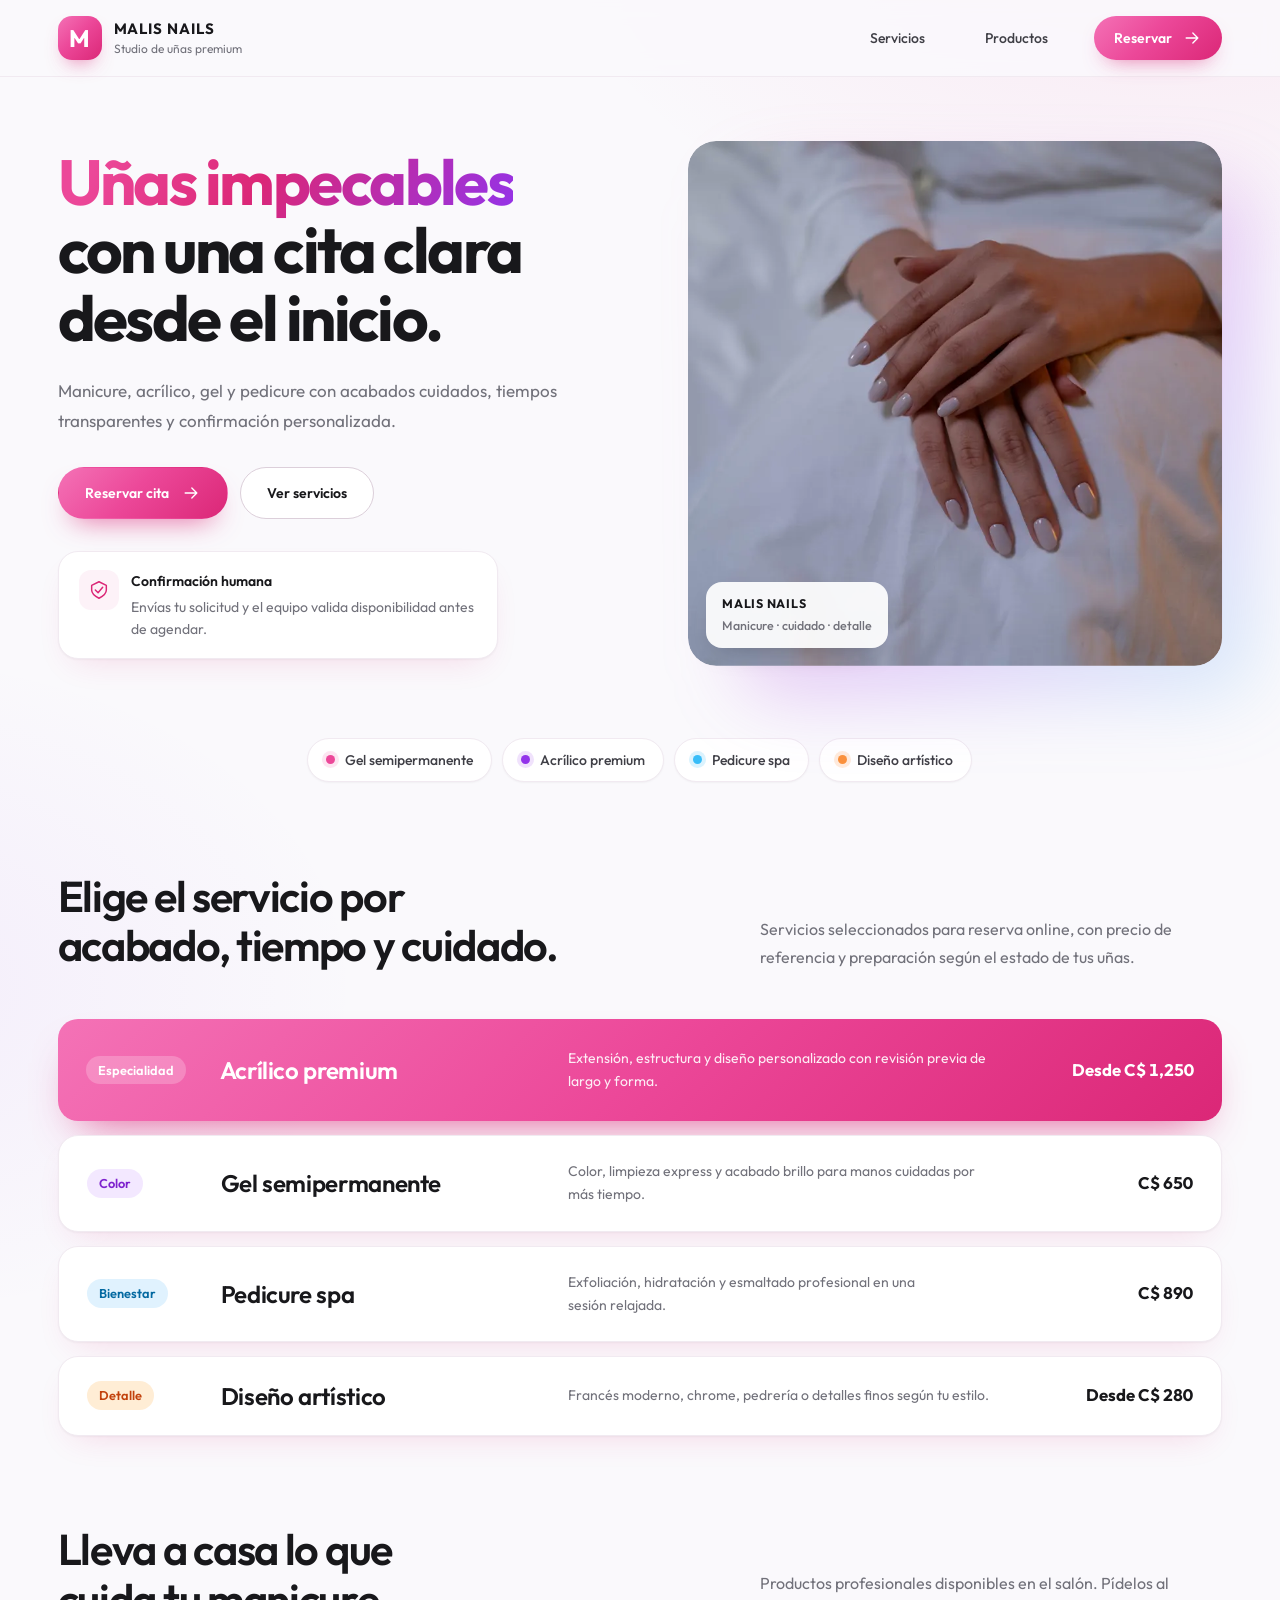
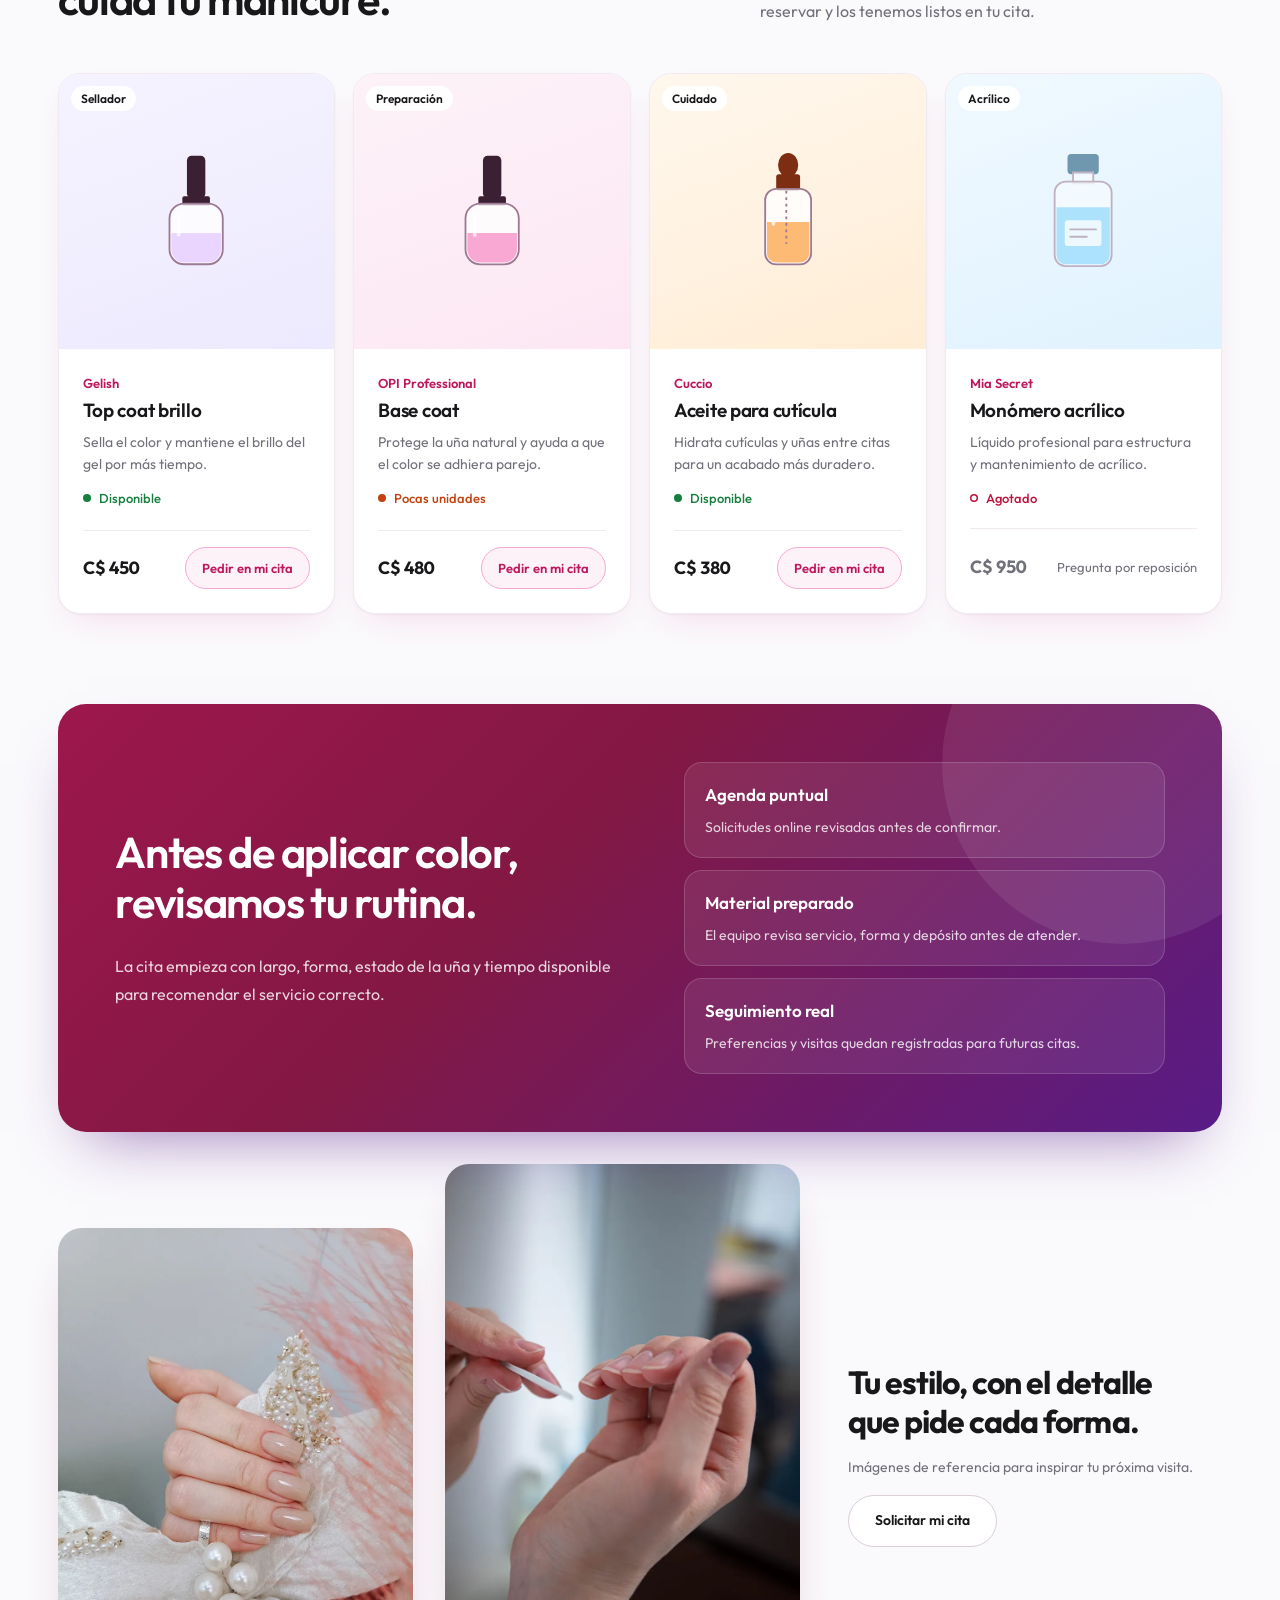
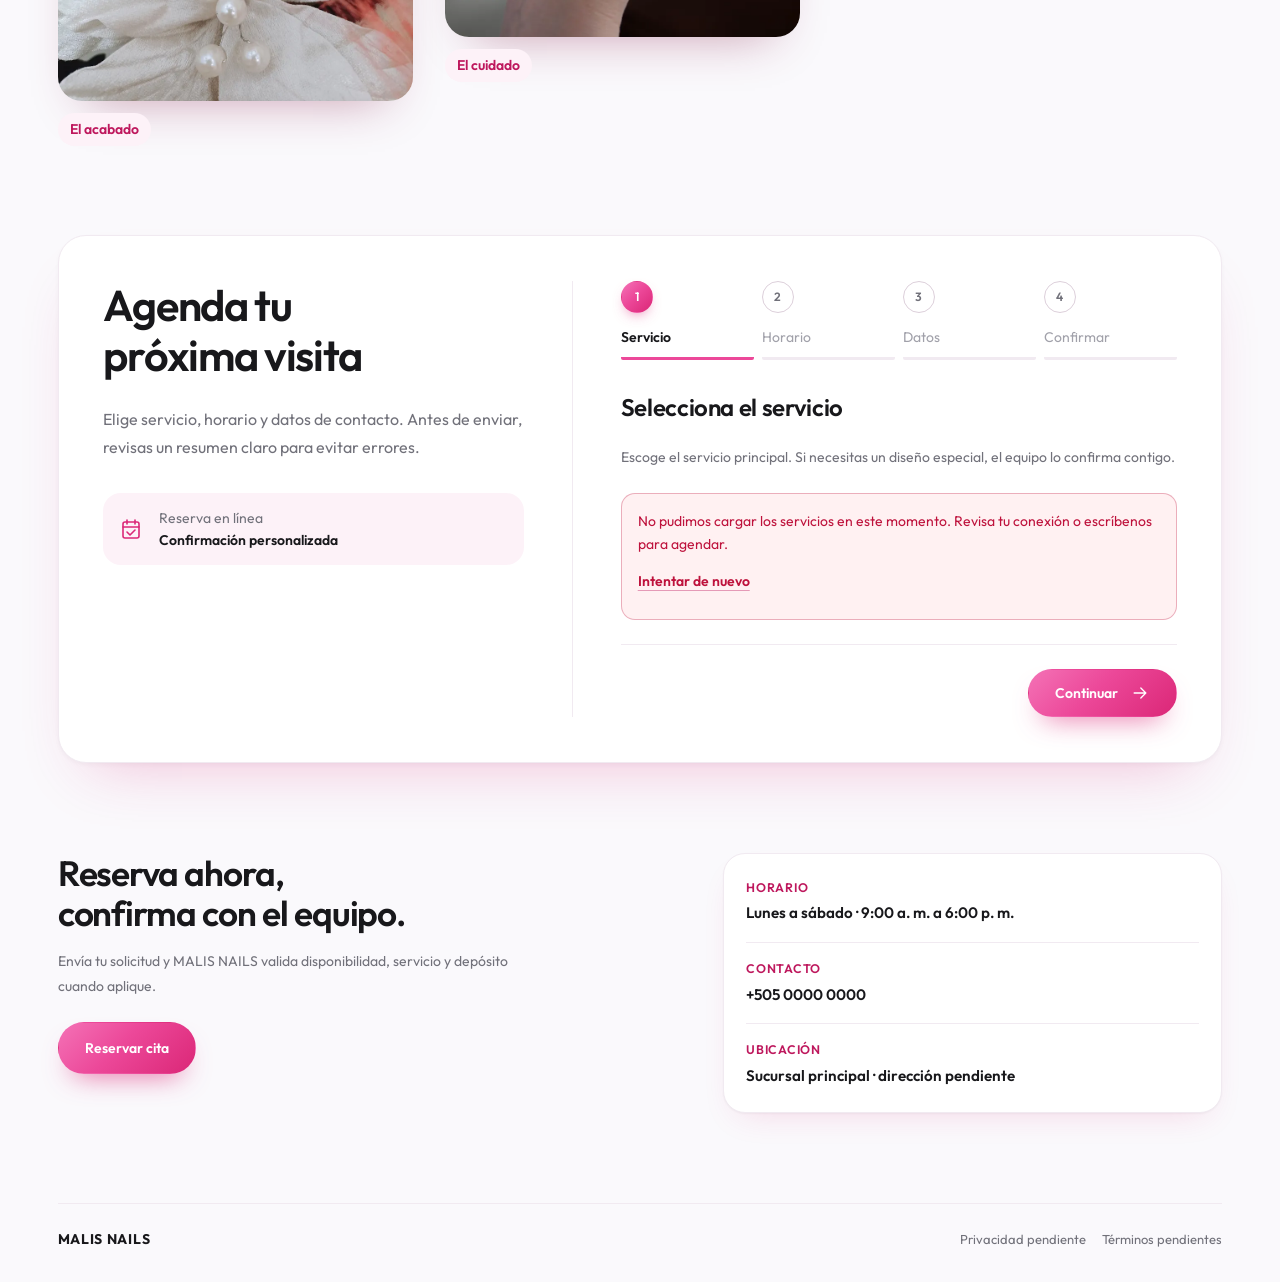
<file: index.html>
<!DOCTYPE html>
<html lang="es">
<head>
  <meta charset="UTF-8">
  <meta name="viewport" content="width=device-width, initial-scale=1.0, viewport-fit=cover">
  <title>MALIS NAILS | Reserva online</title>
  <meta name="description" content="MALIS NAILS ofrece manicure, acrílico premium, gel semipermanente, pedicure spa y diseño artístico con reserva online.">
  <meta name="theme-color" content="#FAF9FC">
  <meta property="og:type" content="website">
  <meta property="og:title" content="MALIS NAILS | Uñas cuidadas sin esperar de más">
  <meta property="og:description" content="Agenda tu cita para manicure, acrílico premium, gel semipermanente, pedicure spa y diseño artístico.">
  <meta property="og:image" content="assets/images/manicure-nude.webp">
  <meta name="twitter:card" content="summary_large_image">
  <meta name="twitter:title" content="MALIS NAILS | Reserva online">
  <meta name="twitter:description" content="Manicure premium, pedicure spa y diseño artístico con agenda clara.">
  <link rel="icon" type="image/svg+xml" href="assets/images/favicon.svg?v=2">
  <link rel="preconnect" href="https://fonts.googleapis.com">
  <link rel="preconnect" href="https://fonts.gstatic.com" crossorigin>
  <link href="https://fonts.googleapis.com/css2?family=JetBrains+Mono:wght@500&family=Outfit:wght@400;500;600;700&display=swap" rel="stylesheet">
  <link rel="stylesheet" href="assets/css/public.css">
  <link rel="stylesheet" href="assets/css/public-theme.css">
</head>
<body class="public-page">
  <a class="skip-link" href="#main-content">Saltar al contenido</a>

  <header class="public-nav" aria-label="Navegación pública">
    <a class="public-brand" href="#top" aria-label="Inicio MALIS NAILS">
      <span class="brand-mark" aria-hidden="true">M</span>
      <span class="brand-wordmark"><strong>MALIS NAILS</strong><span>Studio de uñas premium</span></span>
    </a>
    <nav aria-label="Navegación principal">
      <a href="#servicios">Servicios</a>
      <a href="#productos">Productos</a>
      <a class="nav-booking" href="#reserva">Reservar <svg class="ui-icon" viewBox="0 0 24 24" aria-hidden="true"><path d="M5 12h14m-6-6 6 6-6 6"/></svg></a>
    </nav>
  </header>

  <main id="main-content" tabindex="-1">
    <section class="public-view is-visible" id="top">
      <div class="public-hero">
        <div class="public-hero-copy">
          <h1><span>Uñas impecables</span> con una cita clara desde el inicio.</h1>
          <p>Manicure, acrílico, gel y pedicure con acabados cuidados, tiempos transparentes y confirmación personalizada.</p>
          <div class="public-hero-actions">
            <a class="primary-button" href="#reserva">Reservar cita <svg class="ui-icon" viewBox="0 0 24 24" aria-hidden="true"><path d="M5 12h14m-6-6 6 6-6 6"/></svg></a>
            <a class="quiet-button" href="#servicios">Ver servicios</a>
          </div>
          <div class="public-proof-card">
            <svg class="ui-icon" viewBox="0 0 24 24" aria-hidden="true"><path d="m12 3 8 4v5c0 5-8 9-8 9s-8-4-8-9V7l8-4Z"/><path d="m8 12 3 3 5-6"/></svg>
            <div><strong>Confirmación humana</strong><span>Envías tu solicitud y el equipo valida disponibilidad antes de agendar.</span></div>
          </div>
        </div>
        <div class="public-hero-media">
          <img src="assets/images/manicure-nude.webp" alt="Referencia de manicure nude: manos con uñas almendradas sobre tela blanca" width="1200" height="800" fetchpriority="high" decoding="async">
          <span class="hero-photo-caption">MALIS NAILS <span>Manicure · cuidado · detalle</span></span>
        </div>
      </div>

      <div class="public-strip" aria-label="Servicios destacados">
        <span>Gel semipermanente</span>
        <span>Acrílico premium</span>
        <span>Pedicure spa</span>
        <span>Diseño artístico</span>
      </div>

      <section class="public-section public-services-section" id="servicios">
        <div class="public-section-copy">
          <h2>Elige el servicio por acabado, tiempo y cuidado.</h2>
          <p>Servicios seleccionados para reserva online, con precio de referencia y preparación según el estado de tus uñas.</p>
        </div>
        <div class="public-service-list" id="public-service-list">
          <article class="public-service-card featured">
            <span>Especialidad</span>
            <h3>Acrílico premium</h3>
            <p>Extensión, estructura y diseño personalizado con revisión previa de largo y forma.</p>
            <strong>Desde C$ 1,250</strong>
          </article>
          <article class="public-service-card">
            <span>Color</span>
            <h3>Gel semipermanente</h3>
            <p>Color, limpieza express y acabado brillo para manos cuidadas por más tiempo.</p>
            <strong>C$ 650</strong>
          </article>
          <article class="public-service-card">
            <span>Bienestar</span>
            <h3>Pedicure spa</h3>
            <p>Exfoliación, hidratación y esmaltado profesional en una sesión relajada.</p>
            <strong>C$ 890</strong>
          </article>
          <article class="public-service-card compact">
            <span>Detalle</span>
            <h3>Diseño artístico</h3>
            <p>Francés moderno, chrome, pedrería o detalles finos según tu estilo.</p>
            <strong>Desde C$ 280</strong>
          </article>
        </div>
      </section>

      <section class="public-section public-products-section" id="productos">

  <svg class="product-sprite" aria-hidden="true" focusable="false">
    <symbol id="product-bottle" viewBox="0 0 120 150">
      <rect x="50" y="14" width="20" height="46" rx="5" fill="var(--art-cap)"/>
      <rect x="45" y="58" width="30" height="10" rx="2" fill="var(--art-cap)"/>
      <rect x="31" y="66" width="58" height="66" rx="16" fill="var(--art-glass)" stroke="var(--art-line)" stroke-width="2"/>
      <path d="M33 98h54v18a14 14 0 0 1-14 14H47a14 14 0 0 1-14-14Z" fill="var(--art-fill)"/>
      <path d="M41 78v22" stroke="#fff" stroke-opacity=".7" stroke-width="4" stroke-linecap="round"/>
    </symbol>
    <symbol id="product-dropper" viewBox="0 0 120 150">
      <ellipse cx="60" cy="24" rx="11" ry="13" fill="var(--art-cap)"/>
      <rect x="47" y="34" width="26" height="18" rx="3" fill="var(--art-cap)"/>
      <rect x="35" y="50" width="50" height="82" rx="12" fill="var(--art-glass)" stroke="var(--art-line)" stroke-width="2"/>
      <path d="M37 86h46v34a10 10 0 0 1-10 10H47a10 10 0 0 1-10-10Z" fill="var(--art-fill)"/>
      <path d="M58 52v58" stroke="var(--art-line)" stroke-width="2" stroke-dasharray="3 4"/>
      <path d="M44 62v26" stroke="#fff" stroke-opacity=".7" stroke-width="4" stroke-linecap="round"/>
    </symbol>
    <symbol id="product-liquid" viewBox="0 0 120 150">
      <rect x="43" y="12" width="34" height="22" rx="4" fill="var(--art-cap)"/>
      <rect x="49" y="32" width="22" height="12" fill="var(--art-glass)" stroke="var(--art-line)" stroke-width="2"/>
      <rect x="29" y="42" width="62" height="92" rx="12" fill="var(--art-glass)" stroke="var(--art-line)" stroke-width="2"/>
      <path d="M31 70h58v52a10 10 0 0 1-10 10H41a10 10 0 0 1-10-10Z" fill="var(--art-fill)"/>
      <rect x="40" y="84" width="40" height="28" rx="3" fill="var(--surface)" opacity=".9"/>
      <path d="M46 94h28M46 102h18" stroke="var(--art-line)" stroke-width="2" stroke-linecap="round"/>
    </symbol>
  </svg>
        <div class="public-section-copy">
          <h2>Lleva a casa lo que cuida tu manicure.</h2>
          <p>Productos profesionales disponibles en el salón. Pídelos al reservar y los tenemos listos en tu cita.</p>
        </div>
        <!-- Contenido de ejemplo (precios y existencias incluidos). public.js lo reemplaza con los productos visibles de Supabase. -->
        <div class="product-grid" id="public-product-list">
          <article class="product-card" data-stock="in">
            <div class="product-media" data-tone="clear">
              <svg class="product-art" viewBox="0 0 120 150" role="img" aria-label="Ilustración de Top coat brillo"><use href="#product-bottle"/></svg>
              <span class="product-category">Sellador</span>
            </div>
            <div class="product-body">
              <p class="product-brand">Gelish</p>
              <h3>Top coat brillo</h3>
              <p class="product-desc">Sella el color y mantiene el brillo del gel por más tiempo.</p>
              <p class="product-stock"><span class="stock-dot" aria-hidden="true"></span>Disponible</p>
              <div class="product-foot">
                <strong class="product-price">C$ 450</strong>
                <button class="product-order" type="button" data-order-product="Top coat brillo (Gelish)">Pedir en mi cita</button>
              </div>
            </div>
          </article>
          <article class="product-card" data-stock="low">
            <div class="product-media" data-tone="rose">
              <svg class="product-art" viewBox="0 0 120 150" role="img" aria-label="Ilustración de Base coat"><use href="#product-bottle"/></svg>
              <span class="product-category">Preparación</span>
            </div>
            <div class="product-body">
              <p class="product-brand">OPI Professional</p>
              <h3>Base coat</h3>
              <p class="product-desc">Protege la uña natural y ayuda a que el color se adhiera parejo.</p>
              <p class="product-stock"><span class="stock-dot" aria-hidden="true"></span>Pocas unidades</p>
              <div class="product-foot">
                <strong class="product-price">C$ 480</strong>
                <button class="product-order" type="button" data-order-product="Base coat (OPI Professional)">Pedir en mi cita</button>
              </div>
            </div>
          </article>
          <article class="product-card" data-stock="in">
            <div class="product-media" data-tone="amber">
              <svg class="product-art" viewBox="0 0 120 150" role="img" aria-label="Ilustración de Aceite para cutícula"><use href="#product-dropper"/></svg>
              <span class="product-category">Cuidado</span>
            </div>
            <div class="product-body">
              <p class="product-brand">Cuccio</p>
              <h3>Aceite para cutícula</h3>
              <p class="product-desc">Hidrata cutículas y uñas entre citas para un acabado más duradero.</p>
              <p class="product-stock"><span class="stock-dot" aria-hidden="true"></span>Disponible</p>
              <div class="product-foot">
                <strong class="product-price">C$ 380</strong>
                <button class="product-order" type="button" data-order-product="Aceite para cutícula (Cuccio)">Pedir en mi cita</button>
              </div>
            </div>
          </article>
          <article class="product-card" data-stock="out">
            <div class="product-media" data-tone="stone">
              <svg class="product-art" viewBox="0 0 120 150" role="img" aria-label="Ilustración de Monómero acrílico"><use href="#product-liquid"/></svg>
              <span class="product-category">Acrílico</span>
            </div>
            <div class="product-body">
              <p class="product-brand">Mia Secret</p>
              <h3>Monómero acrílico</h3>
              <p class="product-desc">Líquido profesional para estructura y mantenimiento de acrílico.</p>
              <p class="product-stock"><span class="stock-dot" aria-hidden="true"></span>Agotado</p>
              <div class="product-foot">
                <strong class="product-price">C$ 950</strong>
                <span class="product-unavailable">Pregunta por reposición</span>
              </div>
            </div>
          </article>
        </div>
        <p class="products-note" id="products-note" role="status" aria-live="polite"></p>
      </section>

      <section class="public-section public-experience-section">
        <article>
          <h2>Antes de aplicar color, revisamos tu rutina.</h2>
          <p>La cita empieza con largo, forma, estado de la uña y tiempo disponible para recomendar el servicio correcto.</p>
        </article>
        <div class="public-experience-grid">
          <div><strong>Agenda puntual</strong><span>Solicitudes online revisadas antes de confirmar.</span></div>
          <div><strong>Material preparado</strong><span>El equipo revisa servicio, forma y depósito antes de atender.</span></div>
          <div><strong>Seguimiento real</strong><span>Preferencias y visitas quedan registradas para futuras citas.</span></div>
        </div>
      </section>

      <div class="public-gallery" aria-label="Galería de inspiración para tu manicure">
        <figure><img src="assets/images/detalle-manicure.webp" alt="Uñas en tono nude brillante con detalles de perlas" width="850" height="1132" loading="lazy" decoding="async"><figcaption>El acabado</figcaption></figure>
        <figure><img src="assets/images/cuidado-manicure.webp" alt="Cuidado de la forma de las uñas con una lima" width="850" height="1275" loading="lazy" decoding="async"><figcaption>El cuidado</figcaption></figure>
        <div class="gallery-copy">
          <p class="gallery-lead">Tu estilo, con el detalle que pide cada forma.</p>
          <p class="gallery-note">Imágenes de referencia para inspirar tu próxima visita.</p>
          <a class="quiet-button" href="#reserva">Solicitar mi cita</a>
        </div>
      </div>

      <section class="public-section booking-section" id="reserva">
        <article class="booking-copy">
          <h2 id="booking-heading">Agenda tu próxima visita</h2>
          <p>Elige servicio, horario y datos de contacto. Antes de enviar, revisas un resumen claro para evitar errores.</p>
          <div class="booking-note"><svg class="ui-icon" viewBox="0 0 24 24" aria-hidden="true"><rect x="4" y="5" width="16" height="16" rx="2"/><path d="M8 3v4m8-4v4M4 10h16m-12 5 3 3 5-5"/></svg><span>Reserva en línea<br><strong>Confirmación personalizada</strong></span></div>
        </article>
        <form class="booking-form" id="booking-form" aria-labelledby="booking-heading" novalidate>
          <ol class="booking-steps" aria-label="Progreso de reserva">
            <li class="is-active" data-step-indicator="0"><button type="button" data-step-target="0" aria-current="step">Servicio</button></li>
            <li data-step-indicator="1"><button type="button" data-step-target="1" disabled>Horario</button></li>
            <li data-step-indicator="2"><button type="button" data-step-target="2" disabled>Datos</button></li>
            <li data-step-indicator="3"><button type="button" data-step-target="3" disabled>Confirmar</button></li>
          </ol>

          <fieldset class="booking-step is-active" data-booking-step="0" tabindex="-1">
            <legend>Selecciona el servicio</legend>
            <p>Escoge el servicio principal. Si necesitas un diseño especial, el equipo lo confirma contigo.</p>
            <div class="service-options" id="booking-service" aria-busy="true">
              <p class="options-state">Cargando servicios disponibles…</p>
            </div>
          </fieldset>

          <fieldset class="booking-step" data-booking-step="1" tabindex="-1">
            <legend>Elige fecha y hora</legend>
            <p>La solicitud no queda confirmada automáticamente; MALIS NAILS valida disponibilidad y depósito cuando aplique.</p>
            <label class="date-field">Fecha<input id="booking-date" name="preferred_date" type="date" required></label>
            <fieldset class="time-field">
              <legend>Hora</legend>
              <div class="time-slots" id="booking-time" aria-live="polite">
                <p class="options-state">Elige una fecha para ver las horas disponibles.</p>
              </div>
            </fieldset>
          </fieldset>

          <fieldset class="booking-step" data-booking-step="2" tabindex="-1">
            <legend>Tus datos de contacto</legend>
            <p>Usaremos estos datos solo para confirmar tu cita o ajustar el horario si hace falta.</p>
            <label>Nombre<input id="booking-name" name="client_name" type="text" autocomplete="name" placeholder="Tu nombre completo" maxlength="100" required></label>
            <label>Teléfono<input id="booking-phone" name="client_phone" type="tel" inputmode="tel" autocomplete="tel" placeholder="8888 8888" minlength="8" maxlength="20" pattern="[0-9+()s-]{8,20}" required></label>
            <label>Notas <span class="optional">opcional</span><textarea id="booking-notes" name="notes" rows="3" maxlength="400" placeholder="Largo, forma o diseño que tienes en mente"></textarea></label>
          </fieldset>

          <fieldset class="booking-step" data-booking-step="3" tabindex="-1">
            <legend>Revisa tu solicitud</legend>
            <p>Confirma que todo esté correcto antes de enviar la reserva.</p>
            <dl class="booking-summary" id="booking-summary" aria-live="polite">
              <div><dt>Servicio</dt><dd data-summary="service">Pendiente</dd><button class="text-link" type="button" data-step-target="0">Cambiar</button></div>
              <div><dt>Fecha</dt><dd data-summary="date">Pendiente</dd><button class="text-link" type="button" data-step-target="1">Cambiar</button></div>
              <div><dt>Hora</dt><dd data-summary="time">Pendiente</dd><button class="text-link" type="button" data-step-target="1">Cambiar</button></div>
              <div><dt>Contacto</dt><dd data-summary="contact">Pendiente</dd><button class="text-link" type="button" data-step-target="2">Cambiar</button></div>
            </dl>
          </fieldset>

          <div class="booking-done" id="booking-done" tabindex="-1" hidden>
            <svg class="ui-icon" viewBox="0 0 24 24" aria-hidden="true"><circle cx="12" cy="12" r="9"/><path d="m8 12 3 3 5-6"/></svg>
            <h3>Solicitud enviada</h3>
            <p id="booking-done-detail">El equipo revisará la disponibilidad y te contactará para confirmar.</p>
            <button class="quiet-button" id="booking-restart" type="button">Hacer otra solicitud</button>
          </div>

          <p class="form-message" id="booking-message" role="status" aria-live="polite" aria-atomic="true"></p>
          <div class="booking-controls">
            <button class="quiet-button" id="booking-prev" type="button">Volver</button>
            <button class="primary-button" id="booking-next" type="button">Continuar <svg class="ui-icon" viewBox="0 0 24 24" aria-hidden="true"><path d="M5 12h14m-6-6 6 6-6 6"/></svg></button>
            <button class="primary-button booking-submit is-hidden" id="booking-submit" type="submit">Enviar solicitud</button>
          </div>
        </form>
      </section>

      <section class="public-section public-contact-section">
        <div>
          <h2>Reserva ahora, confirma con el equipo.</h2>
          <p>Envía tu solicitud y MALIS NAILS valida disponibilidad, servicio y depósito cuando aplique.</p>
          <a class="primary-button" href="#reserva">Reservar cita</a>
        </div>
        <aside class="public-contact-card">
          <div><span>Horario</span><strong>Lunes a sábado · 9:00 a. m. a 6:00 p. m.</strong></div>
          <div><span>Contacto</span><strong>+505 0000 0000</strong></div>
          <div><span>Ubicación</span><strong>Sucursal principal · dirección pendiente</strong></div>
        </aside>
      </section>

      <footer class="public-footer">
        <strong>MALIS NAILS</strong>
        <nav aria-label="Enlaces legales">
          <span>Privacidad pendiente</span>
          <span>Términos pendientes</span>
        </nav>
      </footer>

      <a class="public-mobile-cta" href="#reserva">Reservar cita</a>
    </section>
  </main>

  <script type="module" src="assets/js/public.js"></script>
</body>
</html>
</file>
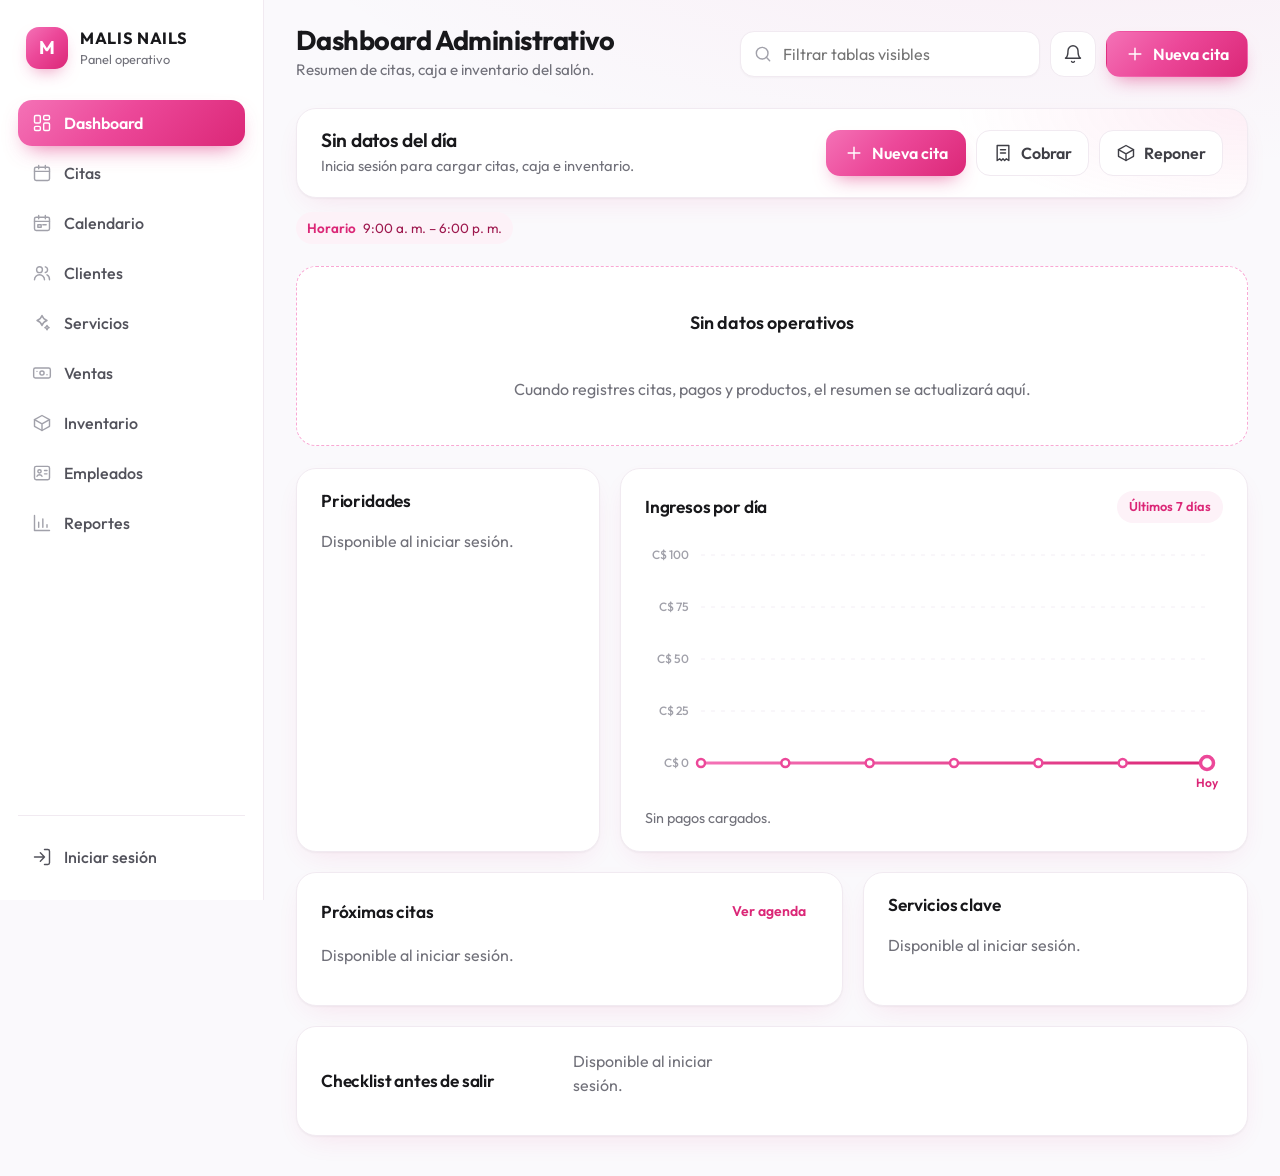
<file: admin/index.html>
<!DOCTYPE html>
<html lang="es">
<head>
  <meta charset="UTF-8">
  <meta name="viewport" content="width=device-width, initial-scale=1.0">
  <title>MALIS NAILS | Admin</title>
  <meta name="robots" content="noindex, nofollow">
  <meta name="theme-color" content="#FAF9FC">
  <link rel="icon" type="image/svg+xml" href="../assets/images/favicon.svg?v=2">
  <link rel="preconnect" href="https://fonts.googleapis.com">
  <link rel="preconnect" href="https://fonts.gstatic.com" crossorigin>
  <link href="https://fonts.googleapis.com/css2?family=JetBrains+Mono:wght@500;600&family=Outfit:wght@400;500;600;700&display=swap" rel="stylesheet">
  <link rel="stylesheet" href="../assets/css/admin.css">
  <link rel="stylesheet" href="../assets/css/admin-dashboard.css">
  <link rel="stylesheet" href="../assets/css/admin-views.css">
  <link rel="stylesheet" href="../assets/css/admin-calendar.css">
</head>
<body>
  <svg class="icon-sprite" aria-hidden="true" focusable="false">
    <symbol id="i-add" viewBox="0 0 24 24"><path d="M12 5v14M5 12h14"/></symbol>
    <symbol id="i-add_box" viewBox="0 0 24 24"><rect x="3" y="3" width="18" height="18" rx="3"/><path d="M12 8v8M8 12h8"/></symbol>
    <symbol id="i-analytics" viewBox="0 0 24 24"><path d="M3 3v18h18M8 17v-6M13 17V7M18 17v-3"/></symbol>
    <symbol id="i-badge" viewBox="0 0 24 24"><rect x="3" y="4" width="18" height="16" rx="2"/><circle cx="9" cy="10" r="2"/><path d="M15 9h3M15 13h3M6 16c.6-1.4 1.7-2 3-2s2.4.6 3 2"/></symbol>
    <symbol id="i-calendar_month" viewBox="0 0 24 24"><rect x="3" y="5" width="18" height="16" rx="2"/><path d="M8 3v4M16 3v4M3 10h18"/></symbol>
    <symbol id="i-calendar_view" viewBox="0 0 24 24"><rect x="3" y="5" width="18" height="16" rx="2"/><path d="M8 3v4M16 3v4M3 10h18"/><path d="M7 14h4v3H7zM13 14h4"/></symbol>
    <symbol id="i-chevron_left" viewBox="0 0 24 24"><path d="m15 18-6-6 6-6"/></symbol>
    <symbol id="i-chevron_right" viewBox="0 0 24 24"><path d="m9 18 6-6-6-6"/></symbol>
    <symbol id="i-close" viewBox="0 0 24 24"><path d="M18 6 6 18M6 6l12 12"/></symbol>
    <symbol id="i-dashboard" viewBox="0 0 24 24"><rect x="3" y="3" width="7" height="9" rx="1.5"/><rect x="14" y="3" width="7" height="5" rx="1.5"/><rect x="14" y="12" width="7" height="9" rx="1.5"/><rect x="3" y="16" width="7" height="5" rx="1.5"/></symbol>
    <symbol id="i-download" viewBox="0 0 24 24"><path d="M12 3v12m-5-5 5 5 5-5M5 21h14"/></symbol>
    <symbol id="i-group" viewBox="0 0 24 24"><circle cx="9" cy="8" r="3.5"/><path d="M3 20c0-3.3 2.7-6 6-6s6 2.7 6 6M16 4.6a3.5 3.5 0 0 1 0 6.8M18 14.2c1.8.8 3 2.9 3 5.8"/></symbol>
    <symbol id="i-inventory" viewBox="0 0 24 24"><path d="M21 8 12 3 3 8v8l9 5 9-5Z"/><path d="m3 8 9 5 9-5M12 13v8"/></symbol>
    <symbol id="i-inventory_2" viewBox="0 0 24 24"><path d="M21 8 12 3 3 8v8l9 5 9-5Z"/><path d="m3 8 9 5 9-5M12 13v8"/></symbol>
    <symbol id="i-login" viewBox="0 0 24 24"><path d="M15 3h4a2 2 0 0 1 2 2v14a2 2 0 0 1-2 2h-4M10 17l5-5-5-5M15 12H3"/></symbol>
    <symbol id="i-logout" viewBox="0 0 24 24"><path d="M9 21H5a2 2 0 0 1-2-2V5a2 2 0 0 1 2-2h4M16 17l5-5-5-5M21 12H9"/></symbol>
    <symbol id="i-payments" viewBox="0 0 24 24"><rect x="2" y="6" width="20" height="12" rx="2"/><circle cx="12" cy="12" r="2.5"/><path d="M6 10v.01M18 14v.01"/></symbol>
    <symbol id="i-person_add" viewBox="0 0 24 24"><circle cx="9" cy="8" r="3.5"/><path d="M3 20c0-3.3 2.7-6 6-6s6 2.7 6 6M19 8v6M16 11h6"/></symbol>
    <symbol id="i-point_of_sale" viewBox="0 0 24 24"><path d="M5 3h14v18l-3-2-2 2-2-2-2 2-2-2-3 2Z"/><path d="M9 8h6M9 12h6"/></symbol>
    <symbol id="i-search" viewBox="0 0 24 24"><circle cx="11" cy="11" r="7"/><path d="m20 20-4-4"/></symbol>
    <symbol id="i-bell" viewBox="0 0 24 24"><path d="M6 8a6 6 0 1 1 12 0c0 7 3 9 3 9H3s3-2 3-9"/><path d="M10.3 21a1.9 1.9 0 0 0 3.4 0"/></symbol>
    <symbol id="i-menu" viewBox="0 0 24 24"><path d="M4 6h16M4 12h16M4 18h16"/></symbol>
    <symbol id="i-wallet" viewBox="0 0 24 24"><path d="M19 7V5a2 2 0 0 0-2-2H5a2 2 0 0 0-2 2v14a2 2 0 0 0 2 2h14a2 2 0 0 0 2-2v-3"/><path d="M21 9h-6a3 3 0 0 0 0 6h6Z"/><path d="M15.5 12h.01"/></symbol>
    <symbol id="i-receipt" viewBox="0 0 24 24"><path d="M5 3h14v18l-3-2-2 2-2-2-2 2-2-2-3 2Z"/><path d="M9 8h6M9 12h6M9 16h3"/></symbol>
    <symbol id="i-trend_up" viewBox="0 0 24 24"><path d="m3 17 6-6 4 4 8-8"/><path d="M15 7h6v6"/></symbol>
    <symbol id="i-trend_down" viewBox="0 0 24 24"><path d="m3 7 6 6 4-4 8 8"/><path d="M15 17h6v-6"/></symbol>
    <symbol id="i-spa" viewBox="0 0 24 24"><path d="M12 3c1 3 3 5 6 6-3 1-5 3-6 6-1-3-3-5-6-6 3-1 5-3 6-6Z"/><path d="M18 15c.4 1.4 1.2 2.2 2.6 2.6-1.4.4-2.2 1.2-2.6 2.6-.4-1.4-1.2-2.2-2.6-2.6 1.4-.4 2.2-1.2 2.6-2.6Z"/></symbol>
  </svg>
  <a class="skip-link" href="#main-content">Saltar al contenido</a>
  <div class="app-shell">
    <aside class="sidebar" id="admin-sidebar" aria-label="Navegación principal">
      <div class="brand">
        <span class="brand-mark" aria-hidden="true">M</span>
        <div>
          <strong>MALIS NAILS</strong>
          <span>Panel operativo</span>
        </div>
      </div>

      <nav class="nav-list">
        <button class="nav-item is-active" data-view="dashboard"><svg class="icon" aria-hidden="true"><use href="#i-dashboard"/></svg><span>Dashboard<small>Decisiones de hoy</small></span></button>
        <button class="nav-item" data-view="citas"><svg class="icon" aria-hidden="true"><use href="#i-calendar_month"/></svg><span>Citas<small>Agenda y solicitudes</small></span><span class="nav-badge" data-pending-badge hidden></span></button>
        <button class="nav-item" data-view="calendario"><svg class="icon" aria-hidden="true"><use href="#i-calendar_view"/></svg><span>Calendario<small>Agenda por estilista</small></span></button>
        <button class="nav-item" data-view="clientes"><svg class="icon" aria-hidden="true"><use href="#i-group"/></svg><span>Clientes<small>Historial y contacto</small></span></button>
        <button class="nav-item" data-view="servicios"><svg class="icon" aria-hidden="true"><use href="#i-spa"/></svg><span>Servicios<small>Precios y reserva</small></span></button>
        <button class="nav-item" data-view="ventas"><svg class="icon" aria-hidden="true"><use href="#i-payments"/></svg><span>Ventas<small>Caja y pagos</small></span></button>
        <button class="nav-item" data-view="inventario"><svg class="icon" aria-hidden="true"><use href="#i-inventory_2"/></svg><span>Inventario<small>Stock y productos</small></span></button>
        <button class="nav-item" data-view="empleados"><svg class="icon" aria-hidden="true"><use href="#i-badge"/></svg><span>Empleados<small>Equipo y carga</small></span></button>
        <button class="nav-item" data-view="reportes"><svg class="icon" aria-hidden="true"><use href="#i-analytics"/></svg><span>Reportes<small>Lectura gerencial</small></span></button>
      </nav>

      <div class="side-actions">
        <button class="ghost-action" data-view="login"><svg class="icon" aria-hidden="true"><use href="#i-login"/></svg>Iniciar sesión</button>
      </div>
    </aside>

    <main class="workspace" id="main-content" tabindex="-1">
      <header class="topbar">
        <div class="topbar-title">
          <button class="icon-button menu-toggle" id="sidebar-toggle" type="button" aria-label="Abrir menú" aria-controls="admin-sidebar" aria-expanded="false"><svg class="icon" aria-hidden="true"><use href="#i-menu"/></svg></button>
          <div>
            <h1 id="view-title">Dashboard Administrativo</h1>
            <p class="topbar-subtitle" id="view-subtitle">Resumen de citas, caja e inventario del salón.</p>
          </div>
        </div>
        <div class="topbar-actions">
          <label class="search">
            <svg class="icon" aria-hidden="true"><use href="#i-search"/></svg>
            <input id="global-search" type="search" placeholder="Filtrar tablas visibles" aria-label="Filtrar filas de las tablas de esta vista">
          </label>
          <button class="icon-button notify-button" id="notify-button" type="button" data-view="citas" data-focus="online-bookings-panel" aria-label="Pendientes por confirmar"><svg class="icon" aria-hidden="true"><use href="#i-bell"/></svg><span class="notify-badge" id="notify-badge" hidden></span></button>
          <button class="primary-button" data-view="citas"><svg class="icon" aria-hidden="true"><use href="#i-add"/></svg>Nueva cita</button>
          <div class="profile-chip" id="profile-chip" hidden>
            <span class="profile-avatar" id="profile-avatar" aria-hidden="true">A</span>
            <span class="profile-meta"><strong id="profile-name">Administración</strong><small id="profile-email"></small></span>
          </div>
          <button class="quiet-button is-hidden" id="logout-button" type="button"><svg class="icon" aria-hidden="true"><use href="#i-logout"/></svg>Salir</button>
        </div>
      </header>

      <nav class="mobile-tabs" aria-label="Navegación móvil">
        <button class="is-active" data-view="dashboard">Inicio</button>
        <button data-view="citas">Citas<span class="nav-badge" data-pending-badge hidden></span></button>
        <button data-view="calendario">Calendario</button>
        <button data-view="clientes">Clientes</button>
        <button data-view="ventas">Ventas</button>
        <button data-view="servicios">Servicios</button>
        <button data-view="inventario">Inventario</button>
        <button data-view="empleados">Equipo</button>
        <button data-view="reportes">Reportes</button>
      </nav>

      <section class="view is-visible" id="dashboard">
        <div class="dashboard-command">
          <div>
            <h2 id="dashboard-headline">Cargando decisiones de hoy...</h2>
            <p id="dashboard-subcopy">Estamos leyendo citas, caja e inventario reales.</p>
          </div>
          <div class="quick-actions">
            <button class="primary-button" data-view="citas"><svg class="icon" aria-hidden="true"><use href="#i-add"/></svg>Nueva cita</button>
            <button class="quiet-button" data-view="ventas"><svg class="icon" aria-hidden="true"><use href="#i-point_of_sale"/></svg>Cobrar</button>
            <button class="quiet-button" data-view="inventario"><svg class="icon" aria-hidden="true"><use href="#i-inventory"/></svg>Reponer</button>
          </div>
        </div>

        <div class="dashboard-status-row" id="dashboard-status-row" aria-label="Estado operativo del día">
          <span><strong>Horario</strong> 9:00 a. m. – 6:00 p. m.</span>
        </div>

        <div class="metrics-grid" id="dashboard-metrics" aria-busy="true">
          <article class="metric-card is-loading"><span>Ingresos de hoy</span><strong>—</strong><small>Cargando</small></article>
          <article class="metric-card is-loading"><span>Citas de hoy</span><strong>—</strong><small>Cargando</small></article>
          <article class="metric-card is-loading"><span>Clientes nuevos</span><strong>—</strong><small>Cargando</small></article>
          <article class="metric-card is-loading"><span>Ticket promedio</span><strong>—</strong><small>Cargando</small></article>
        </div>

        <div class="dashboard-grid">
          <article class="panel attention-panel span-4">
            <div class="panel-header">
              <div>
                <h2>Prioridades</h2>
              </div>
            </div>
            <div class="attention-list" id="dashboard-attention-list">
              <p class="muted">Cargando prioridades…</p>
            </div>
          </article>

          <article class="panel span-8">
            <div class="panel-header">
              <div>
                <h2>Ingresos por día</h2>
              </div>
              <span class="panel-meta">Últimos 7 días</span>
            </div>
            <div class="chart-frame">
              <canvas id="revenue-chart" height="260" role="img" aria-label="Ingresos de los últimos siete días" aria-describedby="dashboard-insight"></canvas>
            </div>
            <p class="dashboard-insight" id="dashboard-insight">Cargando pagos de la semana…</p>
          </article>

          <article class="panel span-7">
            <div class="panel-header">
              <div>
                <h2>Próximas citas</h2>
              </div>
              <button class="text-button" data-view="citas">Ver agenda</button>
            </div>
            <div class="appointment-list" id="dashboard-upcoming-list">
              <p class="muted">Cargando citas de hoy…</p>
            </div>
          </article>

          <article class="panel span-5">
            <div class="panel-header">
              <div>
                <h2>Servicios clave</h2>
              </div>
            </div>
            <div class="service-mix" id="dashboard-service-mix">
              <p class="muted">Cargando servicios de hoy…</p>
            </div>
          </article>

          <article class="panel closeout-panel span-12">
            <div>
              <h2>Checklist antes de salir</h2>
            </div>
            <div class="closeout-grid" id="dashboard-closeout-list">
              <p class="muted">El checklist se arma con los datos del día.</p>
            </div>
          </article>
        </div>
      </section>

      <section class="view" id="citas">
        <div class="section-head">
          <div>
            <h2>Agenda del día</h2>
            <p class="section-note">Confirma solicitudes, prepara material y mueve cada cita al siguiente estado sin perder contexto.</p>
          </div>
          <button class="primary-button" id="new-appointment-button" type="button"><svg class="icon" aria-hidden="true"><use href="#i-add"/></svg>Agendar</button>
        </div>

        <div class="schedule-toolbar">
          <div class="date-switcher" aria-label="Cambiar fecha">
            <button class="icon-button" aria-label="Día anterior"><svg class="icon" aria-hidden="true"><use href="#i-chevron_left"/></svg></button>
            <div>
              <strong>Hoy</strong>
              <span class="schedule-date-meta">Cargando citas…</span>
            </div>
            <button class="icon-button" aria-label="Día siguiente"><svg class="icon" aria-hidden="true"><use href="#i-chevron_right"/></svg></button>
          </div>
          <div class="filter-row">
            <label><span>Especialista</span><select class="select" id="schedule-employee-filter"><option value="">Todas las especialistas</option></select></label>
            <label><span>Estado</span><select class="select" id="schedule-status-filter"><option value="">Todos los estados</option><option value="pending">Pendientes</option><option value="confirmed">Confirmadas</option><option value="in_progress">En proceso</option><option value="completed">Completadas</option><option value="cancelled">Canceladas</option><option value="no_show">No asistió</option></select></label>
          </div>
        </div>

        <div class="schedule-summary" id="citas-summary" aria-live="polite">
          <article data-tone="warning"><span>Solicitudes pendientes</span><strong>—</strong><small>Por aprobar</small></article>
          <article><span>Citas de hoy</span><strong>—</strong><small>Programadas</small></article>
          <article><span>Confirmadas</span><strong>—</strong><small>Fecha seleccionada</small></article>
          <article><span>Canceladas</span><strong>—</strong><small>Fecha seleccionada</small></article>
        </div>

        <form class="admin-form-panel appointment-form drawer" id="appointment-form" aria-labelledby="appointment-form-title" data-title-new="Nueva cita" data-title-edit="Editar cita" hidden>
          <div class="drawer-head admin-form-wide">
            <h2 id="appointment-form-title">Nueva cita</h2>
            <button class="icon-button" type="button" data-drawer-close aria-label="Cerrar"><svg class="icon" aria-hidden="true"><use href="#i-close"/></svg></button>
          </div>
          <input type="hidden" name="id" id="appointment-id">
          <label class="appointment-field-client">Cliente<input name="client_name" id="appointment-client-name" type="text" maxlength="100" autocomplete="name" required></label>
          <label class="appointment-field-phone">Teléfono<input name="client_phone" id="appointment-client-phone" type="tel" maxlength="30" autocomplete="tel" required></label>
          <label class="appointment-field-service">Servicio<select class="select" name="service_id" id="appointment-service" required><option value="">Seleccionar servicio</option></select></label>
          <label class="appointment-field-employee">Especialista<select class="select" name="employee_id" id="appointment-employee"><option value="">Sin asignar</option></select></label>
          <label class="appointment-field-date">Fecha<input name="appointment_date" id="appointment-date" type="date" required></label>
          <label class="appointment-field-time">Hora<input name="appointment_time" id="appointment-time" type="time" required></label>
          <label class="admin-form-wide">Notas<textarea name="notes" id="appointment-notes" maxlength="180" placeholder="Preferencias, depósito, material o contexto operativo"></textarea></label>
          <div class="admin-form-actions">
            <button class="primary-button" type="submit">Guardar cita</button>
            <button class="quiet-button" type="button" id="clear-appointment-form">Limpiar</button>
          </div>
          <p class="form-message admin-form-wide" id="appointment-message" role="status"></p>
        </form>

        <article class="panel online-bookings-panel" id="online-bookings-panel" tabindex="-1">
          <div class="panel-header">
            <div>
              <h2>Solicitudes pendientes <span class="count-chip" id="booking-request-count" hidden></span></h2>
              <p class="panel-note">Reservas online que esperan tu aprobación. No son citas confirmadas.</p>
            </div>
            <button class="text-button" id="refresh-bookings" type="button">Actualizar</button>
          </div>
          <div class="booking-request-list" id="booking-request-list">
            <p class="muted">Cargando solicitudes…</p>
          </div>
        </article>

        <div class="schedule-layout">
          <article class="panel schedule-panel">
            <div class="panel-header">
              <div>
                <h2>Cabinas y especialistas</h2>
              </div>
            </div>

            <div class="schedule-list">
              <p class="muted">Cargando agenda…</p>
            </div>
          </article>

          <aside class="panel appointment-aside">
            <div class="panel-header">
              <div>
                <h2>Detalle de cita</h2>
              </div>
            </div>
            <div class="appointment-detail" id="appointment-detail" aria-live="polite">
              <p>Elige <strong>Detalle</strong> en una cita de la agenda para ver cliente, servicio, notas y pagos.</p>
            </div>
          </aside>
        </div>


      </section>

      <section class="view" id="calendario">
        <div class="section-head">
          <div>
            <h2>Agenda visual del salón</h2>
            <p class="section-note">Citas reales por fecha, hora y estilista. Las solicitudes online sin aprobar aparecen con borde punteado.</p>
          </div>
          <button class="primary-button" id="calendar-new-button" type="button"><svg class="icon" aria-hidden="true"><use href="#i-add"/></svg>Nueva cita</button>
        </div>

        <div class="calendar-toolbar">
          <div class="calendar-nav">
            <button class="quiet-button" id="calendar-today" type="button">Hoy</button>
            <button class="icon-button" id="calendar-prev" type="button" aria-label="Periodo anterior"><svg class="icon" aria-hidden="true"><use href="#i-chevron_left"/></svg></button>
            <button class="icon-button" id="calendar-next" type="button" aria-label="Periodo siguiente"><svg class="icon" aria-hidden="true"><use href="#i-chevron_right"/></svg></button>
            <h3 class="calendar-range" id="calendar-range-label" aria-live="polite">—</h3>
          </div>
          <div class="calendar-mode" role="group" aria-label="Vista del calendario">
            <button type="button" data-calendar-mode="day" aria-pressed="false">Día</button>
            <button type="button" data-calendar-mode="week" aria-pressed="true" class="is-active">Semana</button>
            <button type="button" data-calendar-mode="month" aria-pressed="false">Mes</button>
          </div>
        </div>

        <div class="calendar-filters">
          <label><span>Estilista</span><select class="select" id="calendar-employee-filter"><option value="">Todas las estilistas</option></select></label>
          <label><span>Estado</span><select class="select" id="calendar-status-filter"><option value="">Todos los estados</option><option value="request">Solicitudes por aprobar</option><option value="pending">Pendientes</option><option value="confirmed">Confirmadas</option><option value="in_progress">En proceso</option><option value="completed">Completadas</option><option value="cancelled">Canceladas</option><option value="no_show">No asistió</option></select></label>
          <label class="calendar-check"><input type="checkbox" id="calendar-show-requests" checked><span>Mostrar solicitudes por aprobar</span></label>
          <ul class="calendar-legend" aria-label="Colores por estado">
            <li data-cal-status="request">Solicitud</li>
            <li data-cal-status="pending">Pendiente</li>
            <li data-cal-status="confirmed">Confirmada</li>
            <li data-cal-status="in_progress">En proceso</li>
            <li data-cal-status="completed">Completada</li>
            <li data-cal-status="cancelled">Cancelada</li>
          </ul>
        </div>

        <div class="calendar-layout">
          <article class="panel calendar-panel">
            <div class="calendar-board" id="calendar-board">
              <p class="muted calendar-empty">Cargando calendario…</p>
            </div>
            <p class="calendar-hint">Haz clic en un espacio libre para agendar. Arrastra una cita pendiente o confirmada para reprogramarla: se valida la disponibilidad de la estilista antes de guardar.</p>
          </article>

          <aside class="panel calendar-detail" id="calendar-detail" tabindex="-1" aria-label="Detalle de la cita" hidden>
            <div class="panel-header">
              <div>
                <h2>Detalle</h2>
              </div>
              <button class="icon-button" id="calendar-detail-close" type="button" aria-label="Cerrar detalle"><svg class="icon" aria-hidden="true"><use href="#i-close"/></svg></button>
            </div>
            <div class="calendar-detail-body" id="calendar-detail-body" aria-live="polite">
              <p class="muted">Selecciona una cita o solicitud del calendario para ver cliente, servicio, estilista y estado.</p>
            </div>
          </aside>
        </div>
      </section>

      <section class="view" id="clientes">
        <div class="section-head">
          <div>
            <h2>Historial, frecuencia y preferencias</h2>
            <p class="section-note">Ubica clientas frecuentes, preferencias de servicio y seguimientos pendientes antes de confirmar nuevas citas.</p>
          </div>
          <button class="primary-button" id="new-client-button" type="button"><svg class="icon" aria-hidden="true"><use href="#i-person_add"/></svg>Nuevo cliente</button>
        </div>

        <div class="client-summary-grid" id="client-summary-grid">
          <article><span>Clientes</span><strong>—</strong><small>Cargando</small></article>
          <article><span>Frecuentes</span><strong>—</strong><small>3+ citas registradas</small></article>
          <article><span>Seguimiento</span><strong>—</strong><small>Con notas o alergias</small></article>
        </div>

        <form class="admin-form-panel client-form drawer" id="client-form" aria-labelledby="client-form-title" data-title-new="Nuevo cliente" data-title-edit="Editar cliente" hidden>
          <div class="drawer-head admin-form-wide">
            <h2 id="client-form-title">Nuevo cliente</h2>
            <button class="icon-button" type="button" data-drawer-close aria-label="Cerrar"><svg class="icon" aria-hidden="true"><use href="#i-close"/></svg></button>
          </div>
          <input type="hidden" name="id" id="client-id">
          <label>Nombre<input name="full_name" id="client-name" type="text" maxlength="100" autocomplete="name" required></label>
          <label>Teléfono<input name="phone" id="client-phone" type="tel" maxlength="30" autocomplete="tel" required></label>
          <label>Email<input name="email" id="client-email" type="email" maxlength="120" autocomplete="email"></label>
          <label>Preferencias<input name="preferences" id="client-preferences" type="text" maxlength="160" placeholder="Servicio, horario o estilo favorito"></label>
          <label class="admin-form-wide">Alergias<input name="allergies" id="client-allergies" type="text" maxlength="160" placeholder="Materiales, productos o cuidados especiales"></label>
          <label class="admin-form-wide">Notas internas<textarea name="internal_notes" id="client-notes" maxlength="220" placeholder="Seguimiento, historial o indicaciones para el equipo"></textarea></label>
          <div class="admin-form-actions">
            <button class="primary-button" type="submit">Guardar cliente</button>
            <button class="quiet-button" type="button" id="clear-client-form">Limpiar</button>
          </div>
          <p class="form-message admin-form-wide" id="client-message" role="status"></p>
        </form>

        <div class="client-tools">
          <label class="search client-search">
            <svg class="icon" aria-hidden="true"><use href="#i-search"/></svg>
            <input id="client-search" type="search" placeholder="Buscar por nombre, teléfono o preferencia">
          </label>
        </div>

        <div class="client-layout">
          <div class="table-panel client-table-panel">
            <table>
              <thead><tr><th>Cliente</th><th>Teléfono</th><th>Última visita</th><th>Preferencia</th><th>Estado</th><th>Total</th><th>Acción</th></tr></thead>
              <tbody id="client-table-body">
                <tr><td colspan="7">Cargando clientes reales...</td></tr>
              </tbody>
            </table>
          </div>

          <aside class="panel client-profile-card" id="client-profile-card">
            <h2>Perfil de clienta</h2>
            <p class="muted">Elige una clienta en la tabla para ver su historial, notas y agendarle una cita.</p>
          </aside>
        </div>
      </section>

      <section class="view" id="servicios">
        <div class="section-head">
          <div>
            <h2>Catálogo, precios y visibilidad online</h2>
            <p class="section-note">Activa solo los servicios listos para atender. La visibilidad online controla lo que puede reservar una clienta.</p>
          </div>
          <button class="primary-button" type="button" id="new-service-button"><svg class="icon" aria-hidden="true"><use href="#i-add"/></svg>Servicio</button>
        </div>

        <form class="admin-form-panel drawer" id="service-form" aria-labelledby="service-form-title" data-title-new="Nuevo servicio" data-title-edit="Editar servicio" hidden>
          <div class="drawer-head admin-form-wide">
            <h2 id="service-form-title">Nuevo servicio</h2>
            <button class="icon-button" type="button" data-drawer-close aria-label="Cerrar"><svg class="icon" aria-hidden="true"><use href="#i-close"/></svg></button>
          </div>
          <input type="hidden" name="id" id="service-id">
          <label>Nombre<input name="name" id="service-name" type="text" maxlength="100" required></label>
          <label>Categoría<input name="category" id="service-category" type="text" maxlength="60" required></label>
          <label>Precio base<input name="base_price" id="service-price" type="number" min="0" step="0.01" required></label>
          <label>Duración (minutos)<input name="duration_minutes" id="service-duration" type="number" min="1" step="1" required></label>
          <label class="admin-form-wide">Descripción<input name="description" id="service-description" type="text" maxlength="180"></label>
          <label class="check-option"><input name="active" id="service-active" type="checkbox" checked> Activo</label>
          <label class="check-option"><input name="online_booking_enabled" id="service-online" type="checkbox" checked> Disponible en reserva online</label>
          <div class="admin-form-actions">
            <button class="primary-button" type="submit">Guardar servicio</button>
            <button class="quiet-button" type="button" id="cancel-service-edit">Limpiar</button>
          </div>
          <p class="form-message admin-form-wide" id="service-message" role="status"></p>
        </form>
        <div class="admin-state-legend" aria-label="Estados de servicios">
          <span class="status ok">Activo</span>
          <span class="status warn">Inactivo</span>
          <span class="status">Solo admin</span>
          <span class="status ok">Reserva online</span>
        </div>

        <div class="service-grid" id="admin-service-grid">
          <p class="muted">Cargando servicios…</p>
        </div>
      </section>

      <section class="view" id="ventas">
        <div class="section-head">
          <div>
            <h2>Caja del día</h2>
            <p class="section-note">Registra pagos, detecta saldos pendientes y prepara el cierre diario con referencias claras.</p>
          </div>
          <button class="primary-button" type="button" data-view="citas"><svg class="icon" aria-hidden="true"><use href="#i-point_of_sale"/></svg>Cobrar una cita</button>
        </div>
        <div class="sales-command" id="sales-command">
          <div><strong>Corte pendiente</strong><span>Sin datos cargados todavía.</span></div>
          <div><strong>Caja esperada</strong><span>Cargando pagos reales.</span></div>
          <div><strong>Siguiente acción</strong><span>Abre una cita y registra pagos para alimentar caja.</span></div>
        </div>

        <div class="sales-summary-grid" id="sales-summary-grid">
          <article class="receipt-total"><span>Total cobrado</span><strong>C$ 0</strong><small>Pagos registrados hoy</small></article>
          <article><span>Efectivo</span><strong>C$ 0</strong><small>Disponible en caja</small></article>
          <article><span>Transferencia</span><strong>C$ 0</strong><small>Referencias por revisar</small></article>
          <article><span>Tarjeta</span><strong>C$ 0</strong><small>Lote abierto</small></article>
        </div>

        <div class="sales-layout">
          <article class="table-panel sales-table-panel">
            <div class="panel-header sales-table-header">
              <div>
                <h2>Pagos de hoy</h2>
              </div>
              <select class="select" id="sales-method-filter"><option value="">Todos los métodos</option><option value="transfer">Transferencia</option><option value="cash">Efectivo</option><option value="card">Tarjeta</option><option value="mixed">Mixto</option></select>
            </div>
            <table>
              <thead><tr><th>Factura</th><th>Cliente</th><th>Método</th><th>Hora</th><th>Estado</th><th>Monto</th><th>Acción</th></tr></thead>
              <tbody id="sales-payment-list">
                <tr><td colspan="7">Cargando pagos reales...</td></tr>
              </tbody>
            </table>
          </article>

          <aside class="panel cash-close-card">
            <h2>Antes de cerrar caja</h2>
            <div class="cash-checklist" id="cash-close-checklist">
              <label><input type="checkbox"> Validar referencias bancarias</label>
              <label><input type="checkbox"> Confirmar efectivo físico</label>
              <label><input type="checkbox"> Revisar pagos parciales</label>
              <label><input type="checkbox"> Exportar reporte del día</label>
            </div>
            <button class="primary-button" type="button" id="export-sales-csv">Exportar cierre CSV</button>
          </aside>
        </div>
      </section>

      <section class="view" id="inventario">
        <div class="section-head">
          <div>
            <h2>Productos, stock mínimo y visibilidad pública</h2>
            <p class="section-note">Mantén visible el riesgo de reposición. Los productos públicos aparecen como respaldo de confianza en la landing.</p>
          </div>
          <button class="primary-button" type="button" id="new-product-button"><svg class="icon" aria-hidden="true"><use href="#i-add_box"/></svg>Producto</button>
        </div>

        <form class="admin-form-panel drawer" id="product-form" aria-labelledby="product-form-title" data-title-new="Nuevo producto" data-title-edit="Editar producto" hidden>
          <div class="drawer-head admin-form-wide">
            <h2 id="product-form-title">Nuevo producto</h2>
            <button class="icon-button" type="button" data-drawer-close aria-label="Cerrar"><svg class="icon" aria-hidden="true"><use href="#i-close"/></svg></button>
          </div>
          <input type="hidden" name="id" id="product-id">
          <label>Nombre<input name="name" id="product-name" type="text" maxlength="100" required></label>
          <label>Marca<input name="brand" id="product-brand" type="text" maxlength="80"></label>
          <label>Categoría<input name="category" id="product-category" type="text" maxlength="60" required></label>
          <label>Unidad<input name="unit" id="product-unit" type="text" value="unidad" maxlength="30" required></label>
          <label>Stock actual<input name="current_stock" id="product-stock" type="number" min="0" step="0.01" required></label>
          <label>Stock mínimo<input name="minimum_stock" id="product-minimum" type="number" min="0" step="0.01" required></label>
          <label>Costo<input name="cost" id="product-cost" type="number" min="0" step="0.01"></label>
          <label>Proveedor<input name="supplier" id="product-supplier" type="text" maxlength="100"></label>
          <label class="check-option"><input name="active" id="product-active" type="checkbox" checked> Activo</label>
          <label class="check-option"><input name="public_visible" id="product-public" type="checkbox"> Visible en la página pública</label>
          <div class="admin-form-actions">
            <button class="primary-button" type="submit">Guardar producto</button>
            <button class="quiet-button" type="button" id="cancel-product-edit">Limpiar</button>
          </div>
          <p class="form-message admin-form-wide" id="product-message" role="status"></p>
        </form>
        <div class="admin-state-legend" aria-label="Estados de inventario">
          <span class="status ok">Activo</span>
          <span class="status warn">Inactivo</span>
          <span class="status danger">Stock bajo</span>
          <span class="status ok">Visible público</span>
        </div>

        <div class="inventory-grid" id="admin-product-grid">
          <p class="muted">Cargando productos…</p>
        </div>
      </section>

      <section class="view" id="empleados">
        <div class="section-head">
          <div>
            <h2>Equipo y rendimiento</h2>
            <p class="section-note">Revisa ocupación, especialidades, disponibilidad y comisiones antes de mover citas o aceptar reservas.</p>
          </div>
          <button class="primary-button" id="new-employee-button" type="button"><svg class="icon" aria-hidden="true"><use href="#i-person_add"/></svg>Agregar</button>
        </div>

        <div class="team-summary-grid" id="team-summary-grid">
          <article><span>Equipo</span><strong>—</strong><small>Cargando</small></article>
          <article><span>Activas</span><strong>—</strong><small>Disponibles para agenda</small></article>
          <article><span>Comisión media</span><strong>—</strong><small>Equipo activo</small></article>
        </div>

        <form class="admin-form-panel employee-form drawer" id="employee-form" aria-labelledby="employee-form-title" data-title-new="Nueva especialista" data-title-edit="Editar especialista" hidden>
          <div class="drawer-head admin-form-wide">
            <h2 id="employee-form-title">Nueva especialista</h2>
            <button class="icon-button" type="button" data-drawer-close aria-label="Cerrar"><svg class="icon" aria-hidden="true"><use href="#i-close"/></svg></button>
          </div>
          <input type="hidden" name="id" id="employee-id">
          <label>Nombre<input name="full_name" id="employee-name" type="text" maxlength="100" required></label>
          <label>Teléfono<input name="phone" id="employee-phone" type="tel" maxlength="30"></label>
          <label>Especialidad<input name="specialty" id="employee-specialty" type="text" maxlength="100" required></label>
          <label>Comisión %<input name="commission_rate" id="employee-commission" type="number" min="0" max="100" step="0.01" value="0" required></label>
          <label class="check-option"><input name="active" id="employee-active" type="checkbox" checked> Activa en agenda</label>
          <div class="admin-form-actions">
            <button class="primary-button" type="submit">Guardar empleada</button>
            <button class="quiet-button" type="button" id="clear-employee-form">Limpiar</button>
          </div>
          <p class="form-message admin-form-wide" id="employee-message" role="status"></p>
        </form>

        <div class="team-grid" id="team-grid">
          <article class="empty-state"><strong>Cargando equipo</strong><p>Los empleados activos alimentan agenda y filtros de especialistas.</p></article>
        </div>

        <article class="panel team-availability-panel">
          <div class="panel-header">
            <div><h2>Horarios y bloqueos</h2></div>
          </div>
          <form class="availability-form" id="working-hours-form">
            <label>Especialista<select class="select" name="employee_id" required><option value="">Seleccionar</option></select></label>
            <label>Día<select class="select" name="weekday" required><option value="1">Lunes</option><option value="2">Martes</option><option value="3">Miércoles</option><option value="4">Jueves</option><option value="5">Viernes</option><option value="6">Sábado</option><option value="0">Domingo</option></select></label>
            <label>Inicio<input name="start_time" type="time" value="09:00" required></label>
            <label>Fin<input name="end_time" type="time" value="18:00" required></label>
            <button class="primary-button" type="submit">Agregar horario</button>
          </form>
          <form class="availability-form" id="time-block-form">
            <label>Especialista<select class="select" name="employee_id" required><option value="">Seleccionar</option></select></label>
            <label>Fecha<input name="block_date" type="date" required></label>
            <label>Inicio<input name="start_time" type="time" value="13:00" required></label>
            <label>Fin<input name="end_time" type="time" value="14:00" required></label>
            <label>Motivo<input name="reason" type="text" maxlength="120" placeholder="Almuerzo, permiso, capacitación"></label>
            <button class="quiet-button" type="submit">Bloquear</button>
          </form>
          <p class="form-message" id="availability-message" role="status"></p>
          <div class="availability-list" id="availability-list">
            <div><time>--:--</time><strong>Sin datos cargados</strong><span>Agrega horarios para mostrar disponibilidad pública.</span></div>
          </div>
        </article>
      </section>

      <section class="view" id="reportes">
        <div class="section-head">
          <div>
            <h2>Analítica para decisiones</h2>
            <p class="section-note">Ingresos, servicios, clientas y equipo por periodo.</p>
          </div>
        </div>
        <article class="panel report-pending">
          <svg class="icon report-pending-icon" aria-hidden="true"><use href="#i-analytics"/></svg>
          <div>
            <h3>Los reportes todavía no están conectados a datos reales</h3>
            <p>Mientras tanto, el cierre del día se exporta desde Ventas y el resumen diario está en el Dashboard.</p>
            <div class="report-pending-actions">
              <button class="primary-button" type="button" data-view="ventas"><svg class="icon" aria-hidden="true"><use href="#i-download"/></svg>Exportar cierre en Ventas</button>
              <button class="quiet-button" type="button" data-view="dashboard">Ver Dashboard</button>
            </div>
          </div>
        </article>
      </section>

      <section class="view" id="login">
        <div class="login-shell">
          <form class="login-card" id="login-form">
            <span class="brand-mark">M</span>
            <h2>Entrar al panel</h2>
            <p class="muted">Acceso administrativo para MALIS NAILS.</p>
            <label>Correo<input id="login-email" name="email" type="email" autocomplete="email" required></label>
            <label>Contraseña<input id="login-password" name="password" type="password" autocomplete="current-password" required></label>
            <p class="form-message" id="login-message" role="alert"></p>
            <button class="primary-button" type="submit">Ingresar</button>
          </form>
        </div>
      </section>
    </main>
  </div>
  <div class="sidebar-backdrop" id="sidebar-backdrop" hidden></div>
  <div class="drawer-backdrop" data-drawer-close hidden></div>
  <div class="toast" id="admin-toast" role="status" aria-live="polite"></div>

  <script type="module" src="../assets/js/admin.js"></script>
</body>
</html>
</file>
<file: assets/css/public.css>
/* MALIS public site. The admin keeps its independent stylesheet. */
:root {
  color-scheme: light;
  --canvas: #f7f4ef;
  --surface: #fffdf9;
  --ink: #24211e;
  --muted: #6b6259;
  --line: #ded6ca;
  --control-line: #918272;
  --accent: #b68a47;
  --accent-ink: #805c2c;
  --accent-soft: #eee3d1;
  --dark-muted: #d0c5b5;
  --success: #365b40;
  --success-surface: #edf4eb;
  --warning: #795019;
  --warning-surface: #fbf0d9;
  --error: #903e36;
  --error-surface: #faebe7;
  --font-body: "Outfit", system-ui, sans-serif;
  --font-data: "JetBrains Mono", ui-monospace, monospace;
  --text-small: .875rem;
  --text-body: 1rem;
  --text-heading: clamp(2rem, 1.5rem + 1.5vw, 3.125rem);
  --text-display: clamp(2.5rem, 1.5rem + 3.1vw, 4.375rem);
  --space-1: .25rem;
  --space-2: .5rem;
  --space-3: .75rem;
  --space-4: 1rem;
  --space-5: 1.5rem;
  --space-6: 2rem;
  --space-7: 3rem;
  --space-8: 4rem;
  --gutter: clamp(1.25rem, 4.5vw, 4.5rem);
  --section-space: clamp(3.5rem, 7vw, 6.5rem);
  --content-width: 1240px;
  --radius: 12px;
  --control-radius: 6px;
  --motion: 180ms ease;
  --ease-out: cubic-bezier(.16, 1, .3, 1);
  --z-nav: 20;
}

* { box-sizing: border-box; }
html { scroll-behavior: smooth; scroll-padding-top: 7rem; scrollbar-color: var(--control-line) var(--canvas); }
body { margin: 0; background: var(--canvas); color: var(--ink); font: 400 var(--text-body)/1.6 var(--font-body); -webkit-font-smoothing: antialiased; }
::selection { color: var(--ink); background: var(--accent-soft); }
button, input, select, textarea { font: inherit; }
button { cursor: pointer; }
input, select, textarea { caret-color: var(--accent-ink); accent-color: var(--accent-ink); }
a { color: inherit; text-underline-offset: .25em; }
img { display: block; max-width: 100%; }
svg { display: block; }
h1, h2, h3, p, figure { margin: 0; }
h1, h2, h3 { text-wrap: balance; overflow-wrap: anywhere; }
p { text-wrap: pretty; }
h2 { font-size: var(--text-heading); font-weight: 500; line-height: 1.15; letter-spacing: -.025em; }
h3 { font-size: 1.375rem; font-weight: 500; line-height: 1.25; letter-spacing: -.015em; }
button, a, input, select, textarea { -webkit-tap-highlight-color: transparent; }
:where(button, a, input, select, textarea):focus-visible { outline: 3px solid var(--accent-ink); outline-offset: 4px; }
main:focus { outline: none; }
.is-hidden, [hidden] { display: none !important; }
.is-invisible { visibility: hidden; }
.text-link { display: inline-flex; align-items: center; min-height: 44px; padding: 0; background: none; border: 0; color: var(--accent-ink); font-size: var(--text-small); font-weight: 500; text-decoration: underline; text-decoration-color: color-mix(in srgb, var(--accent-ink) 40%, transparent); text-underline-offset: .3em; transition: text-decoration-color var(--motion); }
.ui-icon { width: 20px; height: 20px; flex: 0 0 20px; fill: none; stroke: currentColor; stroke-width: 1.6; stroke-linecap: round; stroke-linejoin: round; }

.skip-link { position: fixed; top: var(--space-4); left: var(--space-4); z-index: 30; padding: var(--space-3) var(--space-5); background: var(--ink); color: var(--surface); border-radius: var(--control-radius); transform: translateY(-200%); }
.skip-link:focus { transform: translateY(0); outline-color: var(--accent); }
.public-nav { position: sticky; top: 0; z-index: var(--z-nav); display: flex; flex-wrap: wrap; align-items: center; justify-content: space-between; gap: var(--space-3) var(--space-5); padding: var(--space-4) max(var(--gutter), calc((100% - var(--content-width)) / 2)); background: var(--canvas); border-bottom: 1px solid var(--line); }
.public-brand { display: inline-flex; align-items: center; gap: var(--space-3); text-decoration: none; }
.brand-mark { display: grid; place-items: center; width: 44px; height: 48px; border-radius: 22px 22px 5px 5px; background: var(--ink); color: var(--accent); font-size: 1.5rem; font-weight: 500; }
.brand-wordmark { display: grid; gap: 2px; }
.brand-wordmark strong { font-size: .9375rem; font-weight: 600; letter-spacing: .06em; line-height: 1.4; }
.brand-wordmark > span { color: var(--muted); font-size: .75rem; line-height: 1.4; }
.public-nav nav { display: flex; align-items: center; gap: clamp(.5rem, 2.5vw, 2.5rem); }
.public-nav nav a { display: inline-flex; align-items: center; justify-content: center; gap: var(--space-3); min-height: 44px; padding: var(--space-2) var(--space-2); font-size: var(--text-small); font-weight: 500; text-decoration: none; transition: color var(--motion), background-color var(--motion); }
.public-nav nav .nav-booking { padding-inline: var(--space-5); border: 1px solid var(--ink); border-radius: var(--control-radius); }

.primary-button, .quiet-button { display: inline-flex; align-items: center; justify-content: center; gap: var(--space-5); min-height: 50px; padding: var(--space-3) var(--space-5); border: 1px solid transparent; border-radius: var(--control-radius); font-weight: 500; font-size: var(--text-small); line-height: 1.5; text-decoration: none; transition: background-color var(--motion), color var(--motion), border-color var(--motion), transform var(--motion); }
.primary-button { background: var(--ink); color: var(--surface); }
.quiet-button { background: transparent; border-color: var(--control-line); color: var(--ink); }
.primary-button:active, .quiet-button:active, .nav-booking:active, .public-mobile-cta:active { transform: translateY(1px); }
button:disabled { cursor: not-allowed; color: var(--muted); background: var(--accent-soft); border-color: var(--line); transform: none; }
.public-view { min-width: 0; }
.public-hero, .public-section, .public-gallery, .public-strip, .public-footer { width: min(var(--content-width), calc(100% - var(--gutter) * 2)); margin-inline: auto; }
.public-hero { display: grid; gap: var(--space-7); padding-block: var(--space-7); align-items: center; }
.public-hero-copy { min-width: 0; }
.public-hero h1 { max-width: 16ch; font-size: var(--text-display); font-weight: 500; line-height: 1.07; letter-spacing: -.035em; }
.public-hero h1 > span { color: var(--accent-ink); }
.public-hero-copy > p { margin-top: var(--space-5); max-width: 47ch; color: var(--muted); font-size: 1.0625rem; line-height: 1.75; }
.public-hero-actions { display: flex; flex-wrap: wrap; gap: var(--space-3); margin-top: var(--space-6); }
.public-proof-card { display: flex; align-items: flex-start; gap: var(--space-3); max-width: 390px; margin-top: var(--space-6); padding-top: var(--space-5); border-top: 1px solid var(--line); }
.public-proof-card > .ui-icon { margin-top: 2px; color: var(--accent-ink); }
.public-proof-card strong { display: block; margin-bottom: var(--space-1); font-size: var(--text-small); font-weight: 500; }
.public-proof-card span { display: block; color: var(--muted); font-size: var(--text-small); line-height: 1.55; }
.public-hero-media { min-width: 0; position: relative; }
.public-hero-media img { animation: hero-reveal 1100ms var(--ease-out) both; width: 100%; height: 390px; object-fit: cover; object-position: 63% 45%; border-radius: var(--radius); }
@keyframes hero-reveal { from { clip-path: inset(0 0 100% 0 round var(--radius)); transform: scale(1.04); } to { clip-path: inset(0 0 0 0 round var(--radius)); transform: none; } }
.hero-photo-caption { display: flex; flex-wrap: wrap; justify-content: space-between; gap: var(--space-2); padding-top: var(--space-3); color: var(--muted); font-size: .75rem; letter-spacing: .045em; }
.hero-photo-caption > span { letter-spacing: 0; }
.public-strip { display: grid; grid-template-columns: repeat(2, minmax(0, 1fr)); padding-block: var(--space-4); border-block: 1px solid var(--line); gap: var(--space-3); }
.public-strip span { color: var(--muted); font-size: var(--text-small); text-align: center; }
.public-section { padding-block: var(--section-space); }
.public-section-copy { display: grid; gap: var(--space-5); margin-bottom: var(--space-7); align-items: end; }
.public-section-copy h2 { max-width: 22ch; }
.public-section-copy > p, .public-experience-section article > p, .booking-copy > p, .public-contact-section > div > p { max-width: 65ch; color: var(--muted); line-height: 1.75; }

/* Service rows work with both initial HTML and the API-rendered cards. */
.public-service-list { display: grid; }
.public-service-card { display: grid; grid-template-columns: minmax(0, 1fr) auto; align-items: start; gap: var(--space-3) var(--space-4); padding: var(--space-5) 0; border-bottom: 1px solid var(--line); }
.public-service-card > span { grid-column: 1 / -1; color: var(--accent-ink); font-size: var(--text-small); font-weight: 500; }
.public-service-card h3 { grid-column: 1 / -1; }
.public-service-card p { grid-column: 1 / -1; max-width: 65ch; color: var(--muted); line-height: 1.65; }
.public-service-card strong { color: var(--ink); font-family: var(--font-data); font-size: var(--text-small); font-weight: 500; font-variant-numeric: tabular-nums; }
.public-service-action { display: flex; align-items: center; gap: var(--space-4); }
.public-service-card.featured { padding: var(--space-5); background: var(--accent-soft); border: 0; border-radius: var(--radius); }
/* Product shelf: retail cards with photo or illustration, price and stock. */
.public-products-section { padding-top: 0; }
.product-sprite { position: absolute; width: 0; height: 0; overflow: hidden; }
.product-grid { display: grid; gap: var(--space-4); }
.product-card { display: grid; grid-template-columns: 116px minmax(0, 1fr); min-width: 0; background: var(--surface); border: 1px solid var(--line); border-radius: var(--radius); overflow: hidden; transition: border-color var(--motion), box-shadow 320ms var(--ease-out), transform 320ms var(--ease-out); }
.product-media { --art-glass: #fffdf9cc; --art-line: #8a7b6a; --art-cap: #2f2a25; --art-fill: #e6dccd; position: relative; display: grid; place-items: center; min-height: 100%; background: #eee8df; }
.product-media[data-tone="rose"] { --art-fill: #e3b9ae; background: #f2e3de; }
.product-media[data-tone="amber"] { --art-fill: #d9a95c; --art-cap: #6b4a24; background: #f3e7d2; }
.product-media[data-tone="stone"] { --art-fill: #cfd3d6; background: #e6e5e1; }
.product-art { width: 70%; max-width: 132px; height: auto; transition: transform 480ms var(--ease-out); }
.product-media img { width: 100%; height: 100%; object-fit: cover; }
.product-category { position: absolute; left: var(--space-2); bottom: var(--space-2); padding: 2px var(--space-2); background: color-mix(in srgb, var(--surface) 88%, transparent); border-radius: 4px; color: var(--ink); font-size: .6875rem; font-weight: 500; line-height: 1.6; }
.product-body { display: flex; flex-direction: column; gap: var(--space-1); min-width: 0; padding: var(--space-4); }
.product-brand { color: var(--accent-ink); font-size: .8125rem; font-weight: 500; }
.product-body h3 { font-size: 1.1875rem; line-height: 1.3; }
.product-desc { margin-top: var(--space-1); color: var(--muted); font-size: var(--text-small); line-height: 1.6; }
.product-stock { display: inline-flex; align-items: center; gap: var(--space-2); margin-top: var(--space-2); color: var(--success); font-size: .8125rem; font-weight: 500; }
.stock-dot { width: 8px; height: 8px; border-radius: 50%; background: currentColor; }
.product-card[data-stock="low"] .product-stock { color: var(--warning); }
.product-card[data-stock="out"] .product-stock { color: var(--error); }
.product-card[data-stock="out"] .stock-dot { background: transparent; box-shadow: inset 0 0 0 1.5px currentColor; }
.product-foot { display: flex; flex-wrap: wrap; align-items: center; justify-content: space-between; gap: var(--space-2) var(--space-3); margin-top: auto; padding-top: var(--space-3); }
.product-price { font-family: var(--font-data); font-size: 1rem; font-weight: 500; font-variant-numeric: tabular-nums; white-space: nowrap; }
.product-card[data-stock="out"] .product-price { color: var(--muted); }
.product-card[data-stock="out"] .product-art { opacity: .55; }
.product-order { display: inline-flex; align-items: center; justify-content: center; gap: var(--space-2); min-height: 44px; padding: var(--space-2) var(--space-4); background: transparent; border: 1px solid var(--ink); border-radius: var(--control-radius); color: var(--ink); font-size: .8125rem; font-weight: 500; transition: background-color var(--motion), color var(--motion), transform var(--motion); }
.product-order:active { transform: translateY(1px); }
.product-order[aria-pressed="true"] { background: var(--ink); color: var(--surface); }
.product-order .ui-icon { width: 16px; height: 16px; flex-basis: 16px; }
.product-unavailable { display: inline-flex; align-items: center; min-height: 44px; color: var(--muted); font-size: .8125rem; }
.products-note { margin-top: var(--space-4); color: var(--muted); font-size: var(--text-small); }
.products-note:empty { display: none; }

.public-experience-section { display: grid; gap: var(--space-7); padding: clamp(1.5rem, 4vw, 3.5rem); background: var(--ink); color: var(--surface); border-radius: var(--radius); }
.public-experience-section article h2 { max-width: 20ch; }
.public-experience-section article > p { margin-top: var(--space-5); color: var(--dark-muted); }
.public-experience-grid { display: grid; gap: var(--space-5); }
.public-experience-grid > div { padding-bottom: var(--space-5); border-bottom: 1px solid #554c42; }
.public-experience-grid > div:last-child { padding-bottom: 0; border-bottom: 0; }
.public-experience-grid strong { display: block; margin-bottom: var(--space-2); color: var(--surface); font-weight: 500; font-size: 1.0625rem; }
.public-experience-grid span { display: block; color: var(--dark-muted); font-size: var(--text-small); line-height: 1.65; }
.public-gallery { display: grid; grid-template-columns: 1fr 1fr; align-items: start; gap: var(--space-4); padding-block: var(--space-6) var(--section-space); }
.public-gallery figure { min-width: 0; }
.public-gallery img { width: 100%; aspect-ratio: 3 / 4; height: auto; object-fit: cover; border-radius: var(--radius); }
.public-gallery figure:nth-child(2) { margin-top: var(--space-7); }
.public-gallery figcaption { padding-top: var(--space-3); font-size: var(--text-small); color: var(--ink); }
.gallery-copy { grid-column: 1 / -1; display: grid; justify-items: start; gap: var(--space-4); }
.gallery-lead { max-width: 18ch; font-size: clamp(1.5rem, 1.2rem + 1vw, 2.125rem); font-weight: 500; line-height: 1.2; letter-spacing: -.02em; text-wrap: balance; }
.public-gallery .gallery-note { color: var(--muted); font-size: var(--text-small); }

/* Every existing field, state class and JavaScript hook is preserved. */
.booking-section { display: grid; gap: var(--space-7); padding: clamp(1.25rem, 3.5vw, 3rem); margin-bottom: var(--section-space); background: var(--surface); border: 1px solid var(--line); border-radius: var(--radius); }
.booking-copy h2 { max-width: 13ch; }
.booking-copy > p { margin-top: var(--space-5); }
.booking-note { display: flex; align-items: center; gap: var(--space-4); margin-top: var(--space-6); color: var(--muted); font-size: var(--text-small); }
.booking-note > .ui-icon { color: var(--accent-ink); width: 24px; height: 24px; flex-basis: 24px; }
.booking-note strong { color: var(--ink); font-weight: 500; }
.booking-form { display: flex; flex-direction: column; gap: var(--space-5); min-width: 0; padding-top: var(--space-6); border-top: 1px solid var(--line); }
.booking-steps { display: grid; grid-template-columns: repeat(4, minmax(0, 1fr)); gap: var(--space-2); list-style: none; padding: 0; margin: 0 0 var(--space-2); counter-reset: booking; }
.booking-steps li { display: flex; flex-direction: column; align-items: flex-start; gap: var(--space-2); position: relative; padding-bottom: var(--space-1); color: var(--muted); border-bottom: 2px solid var(--line); font-size: .75rem; font-weight: 400; counter-increment: booking; transition: color var(--motion), border-color 400ms var(--ease-out); }
.booking-steps li::before { transition: background-color var(--motion), color var(--motion), border-color var(--motion); }
.booking-steps button { min-height: 32px; padding: 0; background: none; border: 0; color: inherit; font: inherit; text-align: left; }
.booking-steps button:disabled { cursor: default; background: none; }
.booking-steps li.is-complete button { text-decoration: underline; text-decoration-color: color-mix(in srgb, currentColor 35%, transparent); text-underline-offset: .3em; }
.booking-steps li::before { content: counter(booking); display: grid; place-items: center; width: 28px; height: 28px; border: 1px solid var(--control-line); border-radius: 50%; font-size: .75rem; line-height: 1; }
.booking-steps li.is-active { color: var(--ink); border-color: var(--ink); font-weight: 600; }
.booking-steps li.is-active::before { background: var(--ink); color: var(--surface); border-color: var(--ink); }
.booking-steps li.is-complete { color: var(--accent-ink); border-color: var(--accent); }
.booking-steps li.is-complete::before { background: var(--accent-soft); border-color: var(--accent-ink); }
.booking-step { display: none; min-width: 0; margin: 0; padding: 0; border: 0; }
.booking-step.is-active { display: grid; gap: var(--space-5); animation: step-in 360ms var(--ease-out); }
.booking-step:focus { outline: none; }
@keyframes step-in { from { opacity: 0; transform: translateY(8px); } }
.booking-step > legend { float: left; width: 100%; padding: 0; margin-bottom: 0; color: var(--ink); font-size: 1.5rem; font-weight: 500; letter-spacing: -.015em; line-height: 1.25; }
.booking-step > p { clear: both; color: var(--muted); font-size: var(--text-small); line-height: 1.65; }
.booking-form label { display: grid; gap: var(--space-2); min-width: 0; color: var(--ink); font-weight: 500; font-size: var(--text-small); }
.booking-form :is(input:not([type="radio"]), select, textarea) { width: 100%; min-width: 0; min-height: 50px; padding: var(--space-3); background: var(--surface); color: var(--ink); border: 1px solid var(--control-line); border-radius: var(--control-radius); font-weight: 400; font-size: 1rem; line-height: 1.5; transition: border-color var(--motion), background-color var(--motion); }
.booking-form textarea { min-height: 96px; resize: vertical; }
.booking-form :is(input, textarea)::placeholder { color: var(--muted); opacity: 1; }
.booking-form :is(input, select, textarea):focus { border-color: var(--accent-ink); }
.booking-form :is(input:not([type="radio"]), textarea):is(:user-invalid, [aria-invalid="true"]) { border-color: var(--error); background: var(--error-surface); }
.optional { color: var(--muted); font-weight: 400; }

/* Service and time choices are native radios styled as selectable rows and chips. */
.service-options, .time-slots { display: grid; gap: var(--space-2); min-width: 0; }
.booking-form .service-option { position: relative; grid-template-columns: minmax(0, 1fr) auto; align-items: center; gap: var(--space-4); padding: var(--space-4); background: var(--surface); border: 1px solid var(--line); border-radius: var(--control-radius); cursor: pointer; transition: border-color var(--motion), background-color var(--motion), box-shadow var(--motion); }
.service-option input, .time-slot input { position: absolute; opacity: 0; pointer-events: none; }
.service-option-body { display: grid; gap: 2px; min-width: 0; }
.service-option-body strong { font-size: 1rem; font-weight: 500; overflow-wrap: anywhere; }
.service-option-body span { color: var(--muted); font-weight: 400; }
.service-option-price { font-family: var(--font-data); font-size: var(--text-small); font-variant-numeric: tabular-nums; white-space: nowrap; }
.service-option:has(input:checked) { background: var(--accent-soft); border-color: var(--accent-ink); box-shadow: inset 0 0 0 1px var(--accent-ink); }
.service-option:has(input:focus-visible), .time-slot:has(input:focus-visible) { outline: 3px solid var(--accent-ink); outline-offset: 2px; border-radius: var(--control-radius); }
.service-options:has([aria-invalid="true"]) .service-option, .time-slots:has([aria-invalid="true"]) .time-slot span { border-color: var(--error); }
.time-field { min-width: 0; margin: 0; padding: 0; border: 0; display: grid; gap: var(--space-2); }
.time-field > legend { padding: 0; margin-bottom: var(--space-2); font-size: var(--text-small); font-weight: 500; }
.time-slot-grid { display: grid; grid-template-columns: repeat(auto-fill, minmax(104px, 1fr)); gap: var(--space-2); }
.booking-form .time-slot { position: relative; display: block; cursor: pointer; }
.time-slot span { display: grid; place-items: center; min-height: 48px; padding: var(--space-2); border: 1px solid var(--control-line); border-radius: var(--control-radius); background: var(--surface); font-size: .9375rem; font-weight: 500; font-variant-numeric: tabular-nums; white-space: nowrap; transition: background-color var(--motion), color var(--motion), border-color var(--motion); }
.time-slot input:checked + span { background: var(--ink); border-color: var(--ink); color: var(--surface); }
.options-state { padding: var(--space-4); border: 1px dashed var(--line); border-radius: var(--control-radius); color: var(--muted); font-size: var(--text-small); }
.options-state.is-loading { animation: pulse 1.4s ease-in-out infinite; }
.options-state.is-error { display: grid; justify-items: start; gap: var(--space-1); border-style: solid; border-color: color-mix(in srgb, var(--error) 30%, transparent); background: var(--error-surface); color: var(--error); }
.options-state.is-error .text-link { color: var(--error); }
.options-note { color: var(--muted); font-size: .8125rem; }
@keyframes pulse { 50% { opacity: .55; } }
.booking-form :is(input, select):disabled { background: var(--accent-soft); color: var(--muted); cursor: not-allowed; }
.booking-field-grid { display: grid; gap: var(--space-5); }
.booking-summary { display: grid; margin: 0; border-top: 1px solid var(--line); }
.booking-summary > div { display: grid; grid-template-columns: minmax(0, 1fr) auto; align-items: center; column-gap: var(--space-4); padding-block: var(--space-2); border-bottom: 1px solid var(--line); }
.booking-summary dt, .booking-summary dd { grid-column: 1; }
.booking-summary .text-link { grid-column: 2; grid-row: 1 / span 2; }
.booking-summary dt { color: var(--muted); font-size: var(--text-small); }
.booking-summary dd { min-width: 0; margin: 0; color: var(--ink); font-size: var(--text-small); font-weight: 500; overflow-wrap: anywhere; }
.booking-controls { display: flex; flex-wrap: wrap; align-items: center; justify-content: space-between; gap: var(--space-3); padding-top: var(--space-5); margin-top: auto; border-top: 1px solid var(--line); }
.booking-controls > button { min-height: 48px; }
.booking-controls .primary-button { margin-left: auto; }
.booking-done { display: grid; justify-items: start; gap: var(--space-4); padding-block: var(--space-5); animation: step-in 480ms var(--ease-out); }
.booking-done:focus { outline: none; }
.booking-done > .ui-icon { width: 40px; height: 40px; flex-basis: 40px; color: var(--success); stroke-width: 1.4; }
.booking-done h3 { font-size: 1.75rem; }
.booking-done p { max-width: 46ch; color: var(--muted); line-height: 1.65; }
.booking-submit:disabled { position: relative; color: var(--ink); padding-left: var(--space-7); }
.booking-submit:disabled::before { content: ""; position: absolute; left: 20px; top: calc(50% - 7px); width: 14px; height: 14px; border: 2px solid var(--control-line); border-top-color: var(--ink); border-radius: 50%; animation: booking-pending 800ms linear infinite; }
@keyframes booking-pending { to { transform: rotate(360deg); } }
.form-message { margin: 0; color: var(--muted); font-size: var(--text-small); line-height: 1.6; overflow-wrap: anywhere; }
.form-message:empty { display: none; }
.form-message:not(:empty) { padding: var(--space-3) var(--space-4); border-radius: var(--control-radius); background: var(--accent-soft); }
.form-message[data-tone="success"] { color: var(--success); background: var(--success-surface); }
.form-message[data-tone="warning"] { color: var(--warning); background: var(--warning-surface); }
.form-message[data-tone="error"] { color: var(--error); background: var(--error-surface); }

.public-contact-section { display: grid; gap: var(--space-7); padding-top: 0; }
.public-contact-section h2 { max-width: 21ch; font-size: clamp(1.75rem, 1.4rem + 1vw, 2.375rem); }
.public-contact-section > div > p { margin-top: var(--space-4); font-size: var(--text-small); }
.public-contact-section .primary-button { margin-top: var(--space-5); }
.public-contact-card { display: grid; align-content: start; gap: var(--space-5); }
.public-contact-card > div { padding-bottom: var(--space-4); border-bottom: 1px solid var(--line); }
.public-contact-card span { display: block; margin-bottom: var(--space-1); color: var(--muted); font-size: var(--text-small); }
.public-contact-card strong { display: block; font-size: var(--text-small); font-weight: 500; overflow-wrap: anywhere; }
.public-footer { display: flex; flex-wrap: wrap; align-items: center; justify-content: space-between; gap: var(--space-5); padding-block: var(--space-5) calc(100px + env(safe-area-inset-bottom)); border-top: 1px solid var(--line); }
.public-footer > strong { font-size: var(--text-small); font-weight: 600; letter-spacing: .05em; }
.public-footer nav { display: flex; flex-wrap: wrap; gap: var(--space-4); color: var(--muted); font-size: .8125rem; }
.public-mobile-cta { transition: transform 320ms var(--ease-out), opacity 200ms ease; position: fixed; left: var(--gutter); right: var(--gutter); bottom: max(1rem, env(safe-area-inset-bottom)); z-index: var(--z-nav); display: flex; align-items: center; justify-content: center; min-height: 50px; padding: var(--space-3) var(--space-5); background: var(--ink); color: var(--surface); border-radius: var(--control-radius); box-shadow: 0 6px 20px #24211e26; font-size: var(--text-small); font-weight: 500; text-decoration: none; }
.public-mobile-cta:focus-visible { outline-color: var(--accent); }
/* Yield space to the booking controls and the mobile keyboard. */
.public-mobile-cta.is-away, body:has(.booking-form:focus-within) .public-mobile-cta { opacity: 0; transform: translateY(calc(100% + 2rem)); pointer-events: none; }

@media (hover: hover) {
  .public-nav nav a:not(.nav-booking):hover { text-decoration: underline; text-decoration-color: var(--accent-ink); }
  .nav-booking:hover, .quiet-button:hover:not(:disabled) { background: var(--accent-soft); }
  .primary-button:hover:not(:disabled), .public-mobile-cta:hover { background: #4e3e2c; }
  .booking-form :is(input:not([type="radio"]), select, textarea):hover:not(:disabled) { border-color: var(--ink); }
  .booking-form .service-option:hover, .time-slot:hover span { border-color: var(--ink); }
  .text-link:hover { text-decoration-color: currentColor; }
  .product-card:hover { border-color: var(--control-line); box-shadow: 0 12px 28px -18px #24211e59; transform: translateY(-2px); }
  .product-card:hover .product-art { transform: translateY(-4px) rotate(-3deg); }
  .product-order:hover { background: var(--ink); color: var(--surface); }
}

@media (min-width: 600px) {
  .public-nav { flex-wrap: nowrap; }
  .public-strip { grid-template-columns: repeat(4, minmax(0, 1fr)); gap: 0; }
  .public-strip span + span { border-left: 1px solid var(--line); }
  .product-grid { grid-template-columns: repeat(2, minmax(0, 1fr)); }
  .product-card { grid-template-columns: 1fr; grid-template-rows: auto 1fr; }
  .product-media { aspect-ratio: 5 / 4; min-height: 0; }
  .product-art { width: 38%; }
  .product-category { left: var(--space-3); bottom: auto; top: var(--space-3); padding: 2px var(--space-3); font-size: .75rem; }
  .product-body { padding: var(--space-5); }
  .product-foot { margin-top: auto; padding-top: var(--space-4); border-top: 1px solid var(--line); }
  .product-stock { margin-bottom: var(--space-4); }
  .public-service-card { grid-template-columns: minmax(0, 1fr) auto; padding: var(--space-5); }
  .public-service-card > span { grid-column: 1; }
  .public-service-card > strong, .public-service-action { grid-column: 2; grid-row: 1 / span 3; align-self: center; }
  .public-service-card h3, .public-service-card p { grid-column: 1; }
  .booking-field-grid { grid-template-columns: repeat(2, minmax(0, 1fr)); }
  .booking-steps li { font-size: var(--text-small); }
  .booking-summary > div { grid-template-columns: 80px minmax(0, 1fr) auto; }
  .booking-summary dt, .booking-summary dd { grid-row: 1; }
  .booking-summary dd { grid-column: 2; }
  .booking-summary .text-link { grid-column: 3; grid-row: 1; }
  .public-contact-section { grid-template-columns: 1.1fr 1fr; }
  .public-mobile-cta { display: none; }
  .public-footer { padding-bottom: var(--space-6); }
}

@media (min-width: 820px) {
  .public-hero { grid-template-columns: 1.06fr 1fr; gap: var(--space-7); padding-block: var(--space-7) var(--space-8); }
  .public-hero-media img { height: clamp(460px, 41vw, 560px); }
  .public-hero-copy > p { font-size: 1rem; }
  .public-section-copy { grid-template-columns: 1.2fr 1fr; gap: var(--space-8); }
  .public-section-copy > p { max-width: 42ch; justify-self: end; }
  .public-experience-section { grid-template-columns: 1.05fr 1fr; gap: var(--space-8); align-items: center; }
  .public-gallery { grid-template-columns: 1fr 1fr 1.1fr; gap: var(--space-6); align-items: end; }
  .public-gallery figure:nth-child(2) { margin-top: 0; margin-bottom: var(--space-8); }
  .gallery-copy { grid-column: auto; align-self: center; padding-left: var(--space-4); }
  .public-contact-section { gap: 10%; }
}

@media (min-width: 1050px) {
  .public-hero { gap: var(--space-8); padding-top: var(--space-8); }
  .public-hero-copy > p { font-size: 1.0625rem; }
  .product-grid { grid-template-columns: repeat(4, minmax(0, 1fr)); gap: var(--space-5); }
  .product-media { aspect-ratio: 1; }
  .product-art { width: 40%; }
  .public-service-card { grid-template-columns: 110px minmax(180px, 1fr) minmax(240px, 1.35fr) 165px; gap: var(--space-5); align-items: center; padding: var(--space-6) var(--space-5); }
  .public-service-card > span, .public-service-card h3, .public-service-card p, .public-service-card > strong, .public-service-action { grid-column: auto; grid-row: auto; }
  .public-service-action { justify-content: flex-end; }
  .public-service-card > strong { text-align: right; }
  .public-service-card h3 { font-size: 1.5rem; }
  .public-service-card p { font-size: var(--text-small); }
  .booking-section { grid-template-columns: .82fr 1.18fr; gap: var(--space-7); align-items: start; }
  .booking-form { padding-top: 0; padding-left: var(--space-7); border-top: 0; border-left: 1px solid var(--line); min-height: 370px; }
}

@media (max-width: 599px) {
  .public-nav { gap: var(--space-2); padding-block: var(--space-3); }
  .public-nav nav { flex: 1 0 100%; flex-wrap: wrap; gap: var(--space-1); justify-content: space-between; }
  .public-nav nav a { padding-inline: var(--space-2); }
  .public-nav nav .nav-booking { border-color: var(--line); padding-inline: var(--space-2); gap: var(--space-2); }
  html { scroll-padding-top: 9rem; }
  .public-hero-actions > a { flex: 1 1 auto; }
  .public-hero h1 { max-width: 15ch; }
  .public-proof-card { margin-top: var(--space-5); padding-top: var(--space-4); }
  .public-hero-media img { height: 330px; }
  .booking-controls > button { flex: 1 1 auto; }
  .booking-steps li { align-items: center; }
  .booking-form { gap: var(--space-5); }
}

@media (prefers-reduced-motion: reduce) {
  html { scroll-behavior: auto; }
  *, *::before, *::after { animation: none !important; transition: none !important; scroll-behavior: auto !important; }
}

@media (forced-colors: active) {
  .primary-button, .quiet-button, .public-mobile-cta, .booking-steps li::before { border: 1px solid ButtonText; }
  :focus-visible { outline-color: Highlight; }
}
</file>
<file: assets/css/public-theme.css>
/* ==========================================================================
   Landing redesign — MALIS NAILS
   Loaded after public.css. Same identity as the admin redesign (pink, purple,
   blue, orange; 16-20px radii; soft shadows). Visual only: every class,
   state and JavaScript hook from public.css / public.js is preserved.
   ========================================================================== */

:root {
  --canvas: #FAF9FC;
  --surface: #FFFFFF;
  --ink: #18181B;
  --muted: #71717A;
  --line: #F1EAF1;
  --control-line: #DCCFDA;
  --accent: #EC4899;
  --accent-ink: #BE185D;
  --accent-soft: #FDF2F8;
  --dark-muted: #F5D0E6;
  --success: #15803D;
  --success-surface: #F0FDF4;
  --warning: #C2410C;
  --warning-surface: #FFF7ED;
  --error: #BE123C;
  --error-surface: #FFF1F2;
  --radius: 22px;
  --control-radius: 14px;

  --mn-pink: #EC4899;
  --mn-pink-deep: #DB2777;
  --mn-purple: #9333EA;
  --mn-blue: #38BDF8;
  --mn-orange: #FB923C;
  --mn-gradient: linear-gradient(135deg, #F472B6 0%, #EC4899 45%, #DB2777 100%);
  --mn-shadow: 0 1px 2px rgba(24, 24, 27, 0.04), 0 14px 34px -16px rgba(219, 39, 119, 0.18);
  --mn-shadow-lift: 0 2px 4px rgba(24, 24, 27, 0.04), 0 22px 44px -18px rgba(219, 39, 119, 0.3);
}

body {
  background:
    radial-gradient(900px 520px at 92% -80px, rgba(236, 72, 153, 0.10), transparent 70%),
    radial-gradient(700px 480px at -10% 22%, rgba(147, 51, 234, 0.06), transparent 70%),
    var(--canvas);
  background-repeat: no-repeat;
}

::selection {
  background: #FBCFE8;
}

h2 {
  font-weight: 600;
  letter-spacing: -0.03em;
}

h3 {
  font-weight: 600;
}

:where(button, a, input, select, textarea):focus-visible {
  outline-color: rgba(236, 72, 153, 0.55);
}

/* ---------- Navigation ---------- */

.public-nav {
  background: rgba(250, 249, 252, 0.88);
  border-bottom-color: var(--line);
  -webkit-backdrop-filter: saturate(1.4) blur(10px);
  backdrop-filter: saturate(1.4) blur(10px);
}

.brand-mark {
  width: 44px;
  height: 44px;
  border-radius: 14px;
  background: var(--mn-gradient);
  color: #fff;
  font-weight: 700;
  box-shadow: 0 10px 20px -10px rgba(219, 39, 119, 0.7);
}

.brand-wordmark strong {
  font-weight: 700;
}

.public-nav nav a:not(.nav-booking) {
  border-radius: 12px;
  padding-inline: 14px;
  color: #3F3F46;
}

.public-nav nav .nav-booking {
  gap: 10px;
  padding-inline: 20px;
  border: 0;
  border-radius: 999px;
  background: var(--mn-gradient);
  color: #fff;
  font-weight: 600;
  box-shadow: 0 10px 22px -12px rgba(219, 39, 119, 0.75);
}

/* ---------- Buttons ---------- */

.primary-button,
.quiet-button {
  gap: 12px;
  min-height: 52px;
  padding-inline: 26px;
  border-radius: 999px;
  font-weight: 600;
}

.primary-button {
  background: var(--mn-gradient);
  color: #fff;
  box-shadow: 0 14px 28px -14px rgba(219, 39, 119, 0.75);
}

.quiet-button {
  background: var(--surface);
  border-color: var(--control-line);
  color: var(--ink);
}

button:disabled {
  background: #F4F4F5;
  border-color: #E4E4E7;
  color: #A1A1AA;
  box-shadow: none;
}

.text-link {
  color: var(--accent-ink);
  font-weight: 600;
}

/* ---------- Hero ---------- */

.public-hero h1 {
  font-weight: 700;
  letter-spacing: -0.04em;
}

.public-hero h1 > span {
  color: var(--mn-pink-deep);
  background: linear-gradient(120deg, #EC4899 10%, #DB2777 45%, #9333EA 100%);
  -webkit-background-clip: text;
  background-clip: text;
  -webkit-text-fill-color: transparent;
}

.public-proof-card {
  max-width: 440px;
  padding: 18px 20px;
  border: 1px solid var(--line);
  border-radius: 20px;
  background: var(--surface);
  box-shadow: var(--mn-shadow);
}

.public-proof-card > .ui-icon {
  width: 40px;
  height: 40px;
  flex: 0 0 40px;
  margin-top: 0;
  padding: 9px;
  border-radius: 12px;
  background: var(--accent-soft);
  color: var(--mn-pink-deep);
}

.public-proof-card strong {
  font-weight: 600;
}

.public-hero-media {
  isolation: isolate;
}

/* Soft color halo behind the hero photo. */
.public-hero-media::before {
  content: "";
  position: absolute;
  z-index: -1;
  inset: 8% -6% -6% 10%;
  border-radius: 40px;
  background: linear-gradient(135deg, rgba(244, 114, 182, 0.35), rgba(147, 51, 234, 0.22) 60%, rgba(56, 189, 248, 0.18));
  filter: blur(36px);
}

.public-hero-media img {
  border-radius: 28px;
  box-shadow: 0 30px 60px -30px rgba(131, 24, 67, 0.45);
}

@keyframes hero-reveal {
  from { clip-path: inset(0 0 100% 0 round 28px); transform: scale(1.04); }
  to { clip-path: inset(0 0 0 0 round 28px); transform: none; }
}

.hero-photo-caption {
  position: absolute;
  left: 18px;
  bottom: 18px;
  display: grid;
  gap: 2px;
  padding: 12px 16px;
  border-radius: 16px;
  background: rgba(255, 255, 255, 0.92);
  color: var(--ink);
  font-size: 0.78rem;
  font-weight: 700;
  letter-spacing: 0.06em;
  box-shadow: 0 12px 28px -14px rgba(24, 24, 27, 0.35);
}

.hero-photo-caption > span {
  color: var(--muted);
  font-weight: 500;
  letter-spacing: 0;
}

/* ---------- Highlight strip ---------- */

.public-strip {
  display: flex;
  flex-wrap: wrap;
  justify-content: center;
  gap: 10px;
  padding-block: 8px 0;
  border: 0;
}

.public-strip span,
.public-strip span + span {
  display: inline-flex;
  align-items: center;
  gap: 10px;
  padding: 10px 18px;
  border: 1px solid var(--line);
  border-radius: 999px;
  background: var(--surface);
  color: #3F3F46;
  font-weight: 500;
  box-shadow: 0 1px 2px rgba(24, 24, 27, 0.04);
}

.public-strip span::before {
  content: "";
  width: 9px;
  height: 9px;
  border-radius: 50%;
  background: var(--mn-pink);
  box-shadow: 0 0 0 4px rgba(236, 72, 153, 0.14);
}

.public-strip span:nth-child(2)::before { background: var(--mn-purple); box-shadow: 0 0 0 4px rgba(147, 51, 234, 0.14); }
.public-strip span:nth-child(3)::before { background: var(--mn-blue); box-shadow: 0 0 0 4px rgba(56, 189, 248, 0.18); }
.public-strip span:nth-child(4)::before { background: var(--mn-orange); box-shadow: 0 0 0 4px rgba(251, 146, 60, 0.18); }

/* ---------- Services ---------- */

.public-service-list {
  gap: 14px;
}

.public-service-card {
  padding: 22px;
  border: 1px solid var(--line);
  border-radius: 20px;
  background: var(--surface);
  box-shadow: var(--mn-shadow);
  transition: transform 260ms var(--ease-out), box-shadow 260ms var(--ease-out), border-color 200ms ease;
}

.public-service-card > span {
  justify-self: start;
  padding: 4px 12px;
  border-radius: 999px;
  background: var(--accent-soft);
  color: var(--accent-ink);
  font-size: 0.8rem;
  font-weight: 600;
}

.public-service-card > strong,
.public-service-action > strong {
  font-family: var(--font-body);
  font-size: 1.05rem;
  font-weight: 700;
  color: var(--ink);
}

.public-service-card.featured {
  padding: 22px;
  border: 0;
  border-radius: 20px;
  background: linear-gradient(135deg, #F472B6 0%, #EC4899 50%, #DB2777 100%);
  color: #fff;
  box-shadow: 0 22px 44px -22px rgba(219, 39, 119, 0.8);
}

.public-service-card.featured > span {
  background: rgba(255, 255, 255, 0.22);
  color: #fff;
}

.public-service-card.featured h3,
.public-service-card.featured > strong,
.public-service-card.featured .public-service-action > strong {
  color: #fff;
}

.public-service-card.featured p {
  color: rgba(255, 255, 255, 0.9);
}

.public-service-card.featured .text-link {
  color: #fff;
  text-decoration-color: rgba(255, 255, 255, 0.6);
}

/* Category pill colors cycle through the palette (non-featured rows). */
.public-service-card:nth-child(4n + 2) > span { background: #F3E8FF; color: #7E22CE; }
.public-service-card:nth-child(4n + 3) > span { background: #E0F2FE; color: #0369A1; }
.public-service-card:nth-child(4n + 4) > span { background: #FFEDD5; color: #C2410C; }
.public-service-card:nth-child(4n + 5):not(.featured) > span { background: var(--accent-soft); color: var(--accent-ink); }

/* ---------- Products ---------- */

.product-grid {
  gap: 18px;
}

.product-card {
  border-color: var(--line);
  border-radius: 22px;
  box-shadow: var(--mn-shadow);
}

.product-media {
  --art-glass: #ffffffcc;
  --art-line: #9D7A93;
  --art-cap: #3B1F33;
  --art-fill: #E9D5FF;
  background: linear-gradient(160deg, #F5F3FF, #EDE9FE);
}

.product-media[data-tone="rose"] {
  --art-fill: #F9A8D4;
  background: linear-gradient(160deg, #FDF2F8, #FCE7F3);
}

.product-media[data-tone="amber"] {
  --art-fill: #FDBA74;
  --art-cap: #7C2D12;
  background: linear-gradient(160deg, #FFF7ED, #FFEDD5);
}

.product-media[data-tone="stone"] {
  --art-fill: #7DD3FC;
  --art-cap: #0C4A6E;
  background: linear-gradient(160deg, #F0F9FF, #E0F2FE);
}

.product-category {
  padding: 3px 10px;
  border-radius: 999px;
  background: rgba(255, 255, 255, 0.92);
  font-weight: 600;
}

.product-brand {
  color: var(--accent-ink);
  font-weight: 600;
}

.product-price {
  font-family: var(--font-body);
  font-size: 1.1rem;
  font-weight: 700;
}

.product-order {
  min-height: 42px;
  padding-inline: 16px;
  border: 1px solid #F9A8D4;
  border-radius: 999px;
  background: var(--accent-soft);
  color: var(--accent-ink);
  font-weight: 600;
}

.product-order[aria-pressed="true"] {
  border-color: transparent;
  background: var(--mn-gradient);
  color: #fff;
}

.product-foot {
  border-top-color: var(--line);
}

/* ---------- Experience block ---------- */

.public-experience-section {
  position: relative;
  overflow: hidden;
  isolation: isolate;
  padding: clamp(1.75rem, 4.5vw, 4rem);
  border-radius: 28px;
  background: linear-gradient(135deg, #9D174D 0%, #831843 40%, #581C87 100%);
  color: #fff;
  box-shadow: 0 30px 60px -30px rgba(88, 28, 135, 0.6);
}

.public-experience-section::after {
  content: "";
  position: absolute;
  z-index: -1;
  inset: -120px -80px auto auto;
  width: 360px;
  height: 360px;
  border-radius: 50%;
  background: rgba(255, 255, 255, 0.08);
}

.public-experience-section article > p {
  color: rgba(255, 255, 255, 0.82);
}

.public-experience-grid {
  gap: 12px;
}

.public-experience-grid > div,
.public-experience-grid > div:last-child {
  padding: 18px 20px;
  border: 1px solid rgba(255, 255, 255, 0.16);
  border-radius: 18px;
  background: rgba(255, 255, 255, 0.08);
}

.public-experience-grid strong {
  font-weight: 600;
}

.public-experience-grid span {
  color: rgba(255, 255, 255, 0.8);
}

/* ---------- Gallery ---------- */

.public-gallery img {
  border-radius: 24px;
  box-shadow: 0 24px 48px -28px rgba(131, 24, 67, 0.45);
}

.public-gallery figcaption {
  display: inline-flex;
  margin-top: 12px;
  padding: 5px 12px;
  border-radius: 999px;
  background: var(--accent-soft);
  color: var(--accent-ink);
  font-weight: 600;
}

.gallery-lead {
  font-weight: 700;
  letter-spacing: -0.03em;
}

/* ---------- Booking ---------- */

.booking-section {
  border: 1px solid var(--line);
  border-radius: 28px;
  background: var(--surface);
  box-shadow: 0 2px 4px rgba(24, 24, 27, 0.03), 0 30px 60px -32px rgba(219, 39, 119, 0.3);
}

.booking-note {
  padding: 14px 16px;
  border-radius: 18px;
  background: var(--accent-soft);
}

.booking-note > .ui-icon {
  color: var(--mn-pink-deep);
}

.booking-note strong {
  font-weight: 600;
}

.booking-form,
.booking-controls,
.booking-summary,
.booking-summary > div {
  border-color: var(--line);
}

.booking-steps li {
  border-bottom-width: 3px;
  border-color: var(--line);
  border-radius: 0 0 2px 2px;
}

.booking-steps li::before {
  width: 30px;
  height: 30px;
  border-color: var(--control-line);
  background: var(--surface);
  font-weight: 600;
}

.booking-steps li.is-active {
  color: var(--ink);
  border-color: var(--mn-pink);
}

.booking-steps li.is-active::before {
  border-color: transparent;
  background: var(--mn-gradient);
  color: #fff;
  box-shadow: 0 6px 14px -6px rgba(219, 39, 119, 0.7);
}

.booking-steps li.is-complete {
  color: var(--accent-ink);
  border-color: #F9A8D4;
}

.booking-steps li.is-complete::before {
  border-color: #F9A8D4;
  background: var(--accent-soft);
  color: var(--accent-ink);
}

.booking-step > legend {
  font-weight: 600;
}

.booking-form :is(input:not([type="radio"]), select, textarea) {
  border-color: var(--control-line);
  border-radius: var(--control-radius);
}

.booking-form :is(input, select, textarea):focus {
  border-color: var(--mn-pink);
  box-shadow: 0 0 0 4px rgba(236, 72, 153, 0.14);
  outline: none;
}

.booking-form .service-option {
  padding: 16px 18px;
  border-color: var(--line);
  border-radius: 16px;
}

.service-option-price {
  font-family: var(--font-body);
  font-weight: 700;
}

.service-option:has(input:checked) {
  border-color: var(--mn-pink);
  background: var(--accent-soft);
  box-shadow: inset 0 0 0 1px var(--mn-pink);
}

.time-slot span {
  min-height: 48px;
  border-color: var(--control-line);
  border-radius: 14px;
}

.time-slot input:checked + span {
  border-color: transparent;
  background: var(--mn-gradient);
  color: #fff;
  box-shadow: 0 8px 18px -10px rgba(219, 39, 119, 0.8);
}

.options-state {
  border-color: #F5D0E6;
  border-radius: 14px;
  background: #FFFBFD;
}

.booking-form :is(input, select):disabled {
  background: #F4F4F5;
}

.booking-done > .ui-icon {
  width: 52px;
  height: 52px;
  flex-basis: 52px;
  padding: 10px;
  border-radius: 16px;
  background: var(--success-surface);
}

.booking-done h3 {
  font-weight: 700;
}

.booking-submit:disabled {
  background: var(--mn-gradient);
  color: #fff;
  opacity: 0.8;
}

.booking-submit:disabled::before {
  border-color: rgba(255, 255, 255, 0.45);
  border-top-color: #fff;
}

.form-message:not(:empty) {
  border-radius: 14px;
}

/* ---------- Contact & footer ---------- */

.public-contact-card {
  gap: 0;
  padding: 8px 22px;
  border: 1px solid var(--line);
  border-radius: 22px;
  background: var(--surface);
  box-shadow: var(--mn-shadow);
}

.public-contact-card > div {
  padding-block: 16px;
  border-bottom-color: var(--line);
}

.public-contact-card > div:last-child {
  border-bottom: 0;
}

.public-contact-card span {
  color: var(--accent-ink);
  font-size: 0.78rem;
  font-weight: 600;
  letter-spacing: 0.06em;
  text-transform: uppercase;
}

.public-contact-card strong {
  font-size: 0.95rem;
  font-weight: 600;
}

.public-footer {
  border-top-color: var(--line);
}

.public-footer > strong {
  font-weight: 700;
}

.public-mobile-cta {
  border-radius: 999px;
  background: var(--mn-gradient);
  color: #fff;
  font-weight: 600;
  box-shadow: 0 16px 30px -12px rgba(219, 39, 119, 0.7);
}

/* ---------- Hover (pointer devices) ---------- */

@media (hover: hover) {
  .public-nav nav a:not(.nav-booking):hover {
    background: var(--accent-soft);
    color: var(--accent-ink);
    text-decoration: none;
  }

  .nav-booking:hover,
  .primary-button:hover:not(:disabled),
  .public-mobile-cta:hover {
    background: var(--mn-gradient);
    filter: brightness(1.06);
    box-shadow: 0 18px 32px -14px rgba(219, 39, 119, 0.85);
  }

  .quiet-button:hover:not(:disabled) {
    background: var(--accent-soft);
    border-color: #F9A8D4;
    color: var(--accent-ink);
  }

  .booking-form :is(input:not([type="radio"]), select, textarea):hover:not(:disabled),
  .booking-form .service-option:hover,
  .time-slot:hover span {
    border-color: #F472B6;
  }

  .public-service-card:hover {
    transform: translateY(-2px);
    border-color: #FBCFE8;
    box-shadow: var(--mn-shadow-lift);
  }

  .public-service-card.featured:hover {
    box-shadow: 0 26px 50px -22px rgba(219, 39, 119, 0.9);
  }

  .product-card:hover {
    border-color: #FBCFE8;
    box-shadow: var(--mn-shadow-lift);
  }

  .product-order:hover {
    border-color: transparent;
    background: var(--mn-gradient);
    color: #fff;
  }
}

/* ---------- Responsive ---------- */

@media (min-width: 600px) {
  .public-strip span + span {
    border-left: 1px solid var(--line);
  }
}

@media (min-width: 1050px) {
  .public-service-card {
    padding: 24px 28px;
  }

  .public-service-card.featured {
    padding: 28px;
  }

  .booking-form {
    border-left-color: var(--line);
  }
}

@media (max-width: 599px) {
  .public-nav nav .nav-booking {
    padding-inline: 16px;
  }

  .public-strip {
    justify-content: flex-start;
  }

  .public-strip span {
    padding: 8px 14px;
    font-size: 0.82rem;
  }

  .hero-photo-caption {
    left: 12px;
    bottom: 12px;
  }

  .public-hero-media img {
    border-radius: 22px;
  }

  .booking-section {
    border-radius: 22px;
  }
}

@media (forced-colors: active) {
  .public-hero h1 > span {
    -webkit-text-fill-color: currentColor;
    background: none;
  }
}
</file>
<file: assets/css/admin.css>
:root {
  --canvas: #f7f4ef;
  --surface: #ffffff;
  --ink: #181716;
  --muted: #6f6a63;
  --line: #ddd4c8;
  --accent: #b68a47;
  --accent-soft: #efe3cf;
  --success: #dce8de;
  --warning: #f2dedd;
  --shadow: none;
  --z-floating: 20;
  --success-ink: #2f5a3a;
  --error-ink: #8f3b33;
  --ease-out: cubic-bezier(.16, 1, .3, 1);
}

::selection {
  background: var(--accent-soft);
  color: var(--ink);
}

html {
  scrollbar-color: #c9bca9 var(--canvas);
}

* {
  box-sizing: border-box;
}

html {
  scroll-behavior: smooth;
}

body {
  margin: 0;
  background: var(--canvas);
  color: var(--ink);
  font-family: "Outfit", system-ui, sans-serif;
  letter-spacing: 0;
  font-size: 1rem;
  line-height: 1.5;
  font-kerning: normal;
}

.skip-link {
  position: fixed;
  left: 16px;
  top: 16px;
  z-index: calc(var(--z-floating) + 10);
  padding: 10px 12px;
  border-radius: 8px;
  background: var(--ink);
  color: #fff;
  transform: translateY(-140%);
  transition: transform 180ms ease;
}

.skip-link:focus {
  transform: translateY(0);
}

button,
input,
select {
  font: inherit;
}

button {
  cursor: pointer;
}

button:disabled,
input:disabled,
select:disabled {
  cursor: not-allowed;
  opacity: 0.58;
}

button,
a,
input,
select {
  transition: background-color 180ms ease, border-color 180ms ease, color 180ms ease, box-shadow 180ms ease, transform 180ms ease, opacity 180ms ease;
}

button:focus-visible,
a:focus-visible,
input:focus-visible,
select:focus-visible,
main:focus-visible {
  outline: 3px solid rgba(182, 138, 71, 0.34);
  outline-offset: 3px;
}

.is-hidden {
  display: none !important;
}

.icon-sprite {
  position: absolute;
  width: 0;
  height: 0;
  overflow: hidden;
}

.icon {
  width: 20px;
  height: 20px;
  flex: 0 0 20px;
  fill: none;
  stroke: currentColor;
  stroke-width: 1.7;
  stroke-linecap: round;
  stroke-linejoin: round;
}

.app-shell {
  min-height: 100dvh;
  display: grid;
  grid-template-columns: 288px minmax(0, 1fr);
}

.sidebar {
  position: sticky;
  top: 0;
  height: 100dvh;
  background: var(--ink);
  color: #f9f5ef;
  padding: 22px;
  display: flex;
  flex-direction: column;
  gap: 26px;
}

.brand {
  display: flex;
  align-items: center;
  gap: 12px;
}

.brand-mark {
  width: 42px;
  height: 42px;
  display: inline-grid;
  place-items: center;
  border: 1px solid rgba(255,255,255,0.24);
  background: var(--accent);
  color: var(--ink);
  font-weight: 700;
  border-radius: 8px;
}

.brand strong,
.brand span {
  display: block;
}

.brand .brand-mark {
  display: grid;
}

.brand span {
  color: rgba(255,255,255,0.58);
  font-size: 0.82rem;
}

.nav-list,
.side-actions {
  display: grid;
  gap: 8px;
}

.side-actions {
  margin-top: auto;
  padding-top: 18px;
  border-top: 1px solid rgba(255,255,255,0.12);
}

.nav-item,
.ghost-action {
  min-height: 50px;
  width: 100%;
  border: 0;
  border-radius: 8px;
  background: transparent;
  color: rgba(255,255,255,0.72);
  display: flex;
  align-items: center;
  gap: 11px;
  padding: 0 12px;
  text-align: left;
}

.nav-item > span {
  display: grid;
  gap: 2px;
  min-width: 0;
  font-weight: 700;
}

.nav-item small {
  color: rgba(255,255,255,0.46);
  font-size: 0.72rem;
  font-weight: 500;
  line-height: 1.2;
}

.nav-item:hover,
.ghost-action:hover,
.nav-item.is-active {
  background: rgba(255,255,255,0.1);
  color: #fff;
}

.nav-item:hover small,
.nav-item.is-active small {
  color: rgba(255,255,255,0.7);
}

.nav-item.is-active {
  box-shadow: inset 3px 0 0 var(--accent);
}

.workspace {
  min-width: 0;
  padding: 28px;
}

.topbar,
.section-head,
.panel-header {
  display: flex;
  align-items: center;
  justify-content: space-between;
  gap: 18px;
}

.topbar {
  margin-bottom: 24px;
}

h1,
h2,
h3,
p {
  margin-top: 0;
}

h1 {
  margin-bottom: 0;
  font-size: 2rem;
  line-height: 1.08;
  letter-spacing: -0.02em;
}

h2 {
  margin-bottom: 0;
  font-size: 1.35rem;
  line-height: 1.15;
  letter-spacing: -0.015em;
}

h3 {
  margin-bottom: 8px;
  font-size: 1.05rem;
  line-height: 1.25;
}

.topbar-actions {
  display: flex;
  align-items: center;
  gap: 10px;
}

.search {
  width: min(360px, 34vw);
  height: 44px;
  display: flex;
  align-items: center;
  gap: 8px;
  padding: 0 12px;
  background: var(--surface);
  border: 1px solid var(--line);
  border-radius: 8px;
}

.search input {
  width: 100%;
  border: 0;
  outline: 0;
  background: transparent;
}

.primary-button,
.quiet-button,
.text-button,
.icon-button {
  min-height: 44px;
  border-radius: 8px;
  border: 1px solid transparent;
  display: inline-flex;
  align-items: center;
  justify-content: center;
  gap: 8px;
}

.primary-button {
  padding: 0 16px;
  background: var(--accent);
  color: var(--ink);
  font-weight: 700;
}

.primary-button:hover {
  background: #c49756;
}

.quiet-button {
  padding: 0 14px;
  background: #f0e8dd;
  color: var(--ink);
  border-color: var(--line);
  font-weight: 700;
}

.quiet-button:hover,
.icon-button:hover {
  background: #e9dfd1;
  border-color: #ccbda7;
}

.text-button {
  background: transparent;
  color: var(--ink);
  border: 0;
  padding: 0;
  min-height: 32px;
  font-weight: 700;
  text-decoration: underline;
  text-decoration-color: var(--line);
  text-underline-offset: 4px;
}

.icon-button {
  width: 44px;
  background: var(--surface);
  border-color: var(--line);
}

.primary-button:active,
.icon-button:active,
.nav-item:active,
.ghost-action:active,
.quiet-button:active,
.text-button:active {
  transform: translateY(1px);
}

.mobile-tabs {
  display: none;
}

.view {
  display: none;
  animation: viewIn 260ms ease both;
}

.view.is-visible {
  display: block;
}

@keyframes viewIn {
  from { opacity: 0; transform: translateY(8px); }
  to { opacity: 1; transform: translateY(0); }
}

.dashboard-command {
  display: grid;
  grid-template-columns: minmax(0, 1fr) auto;
  gap: 18px;
  align-items: end;
  margin-bottom: 16px;
  padding: 22px;
  background: #fbf8f2;
  border: 1px solid var(--line);
  border-radius: 8px;
}

.dashboard-status-row {
  display: flex;
  flex-wrap: wrap;
  gap: 8px;
  margin-bottom: 16px;
}

.dashboard-status-row span {
  min-height: 36px;
  display: inline-flex;
  align-items: center;
  gap: 7px;
  padding: 0 11px;
  border: 1px solid var(--line);
  border-radius: 999px;
  background: rgba(255,255,255,0.74);
  color: var(--muted);
  font-size: 0.88rem;
}

.dashboard-status-row strong {
  color: var(--ink);
}

.dashboard-command h2 {
  max-width: 760px;
  margin-bottom: 8px;
  text-wrap: balance;
}

.dashboard-command p {
  max-width: 680px;
  margin-bottom: 0;
  color: var(--muted);
  line-height: 1.65;
}

.quick-actions {
  display: flex;
  flex-wrap: wrap;
  justify-content: flex-end;
  gap: 10px;
}

.metrics-grid {
  display: grid;
  grid-template-columns: repeat(4, minmax(0, 1fr));
  gap: 14px;
  margin-bottom: 16px;
}

.metric-card,
.panel,
.table-panel,
.service-card,
.stock-card,
.team-card,
.login-card {
  background: var(--surface);
  border: 1px solid var(--line);
  border-radius: 8px;
}

.metric-card {
  min-height: 138px;
  padding: 18px 18px 16px;
  position: relative;
  overflow: hidden;
}

.metric-card::after {
  content: "";
  position: absolute;
  inset: auto 14px 14px auto;
  width: 10px;
  height: 10px;
  border-radius: 50%;
  background: #d4c5b1;
}

.metric-card[data-tone="warning"]::after { background: #c8894d; }
.metric-card[data-tone="ok"]::after { background: #8ba987; }
.metric-card[data-tone="focus"]::after { background: var(--accent); }

.metric-card.priority {
  background: var(--ink);
  color: #fff;
}

.metric-card.priority span,
.metric-card.priority small {
  color: rgba(255,255,255,0.68);
}

.metric-card span,
.metric-card small,
.muted {
  color: var(--muted);
}

.metric-card span,
.schedule-summary span,
.client-summary-grid span {
  font-size: 0.88rem;
  font-weight: 700;
}

.metric-card strong {
  display: block;
  margin: 14px 0 10px;
  font-family: "JetBrains Mono", monospace;
  font-size: 2rem;
  line-height: 1.05;
  letter-spacing: 0;
}

.metric-progress {
  height: 7px;
  background: rgba(255,255,255,0.16);
  border-radius: 999px;
  overflow: hidden;
  margin-top: 16px;
}

.metric-progress span {
  display: block;
  height: 100%;
  background: var(--accent);
  border-radius: inherit;
}

.dashboard-grid {
  display: grid;
  grid-template-columns: repeat(12, minmax(0, 1fr));
  gap: 16px;
}

.span-8 { grid-column: span 8; }
.span-7 { grid-column: span 7; }

.span-5 { grid-column: span 5; }
.span-4 { grid-column: span 4; }
.span-12 { grid-column: span 12; }

.panel {
  padding: 18px;
}

.attention-panel {
  background: #fbf8f2;
}

.attention-list {
  display: grid;
  gap: 10px;
  margin-top: 18px;
}

.attention-list button {
  min-height: 74px;
  display: grid;
  grid-template-columns: 12px 1fr;
  gap: 4px 12px;
  align-items: center;
  width: 100%;
  padding: 12px;
  border: 1px solid var(--line);
  border-radius: 8px;
  background: var(--surface);
  color: var(--ink);
  text-align: left;
}

.attention-list button:hover {
  border-color: #c9b99f;
  background: #fffaf2;
}

.attention-list small {
  grid-column: 2;
  color: var(--muted);
}

.alert-dot {
  width: 10px;
  height: 10px;
  border-radius: 50%;
  background: var(--accent);
}

.alert-dot.warn {
  background: #c8894d;
}

.alert-dot.danger {
  background: #b86b62;
}

.select,
.login-card input,
.admin-form-panel input {
  height: 44px;
  border: 1px solid var(--line);
  border-radius: 8px;
  padding: 0 12px;
  background: #fff;
  color: var(--ink);
}

.admin-form-panel textarea {
  min-height: 76px;
  resize: vertical;
  border: 1px solid var(--line);
  border-radius: 8px;
  padding: 10px 12px;
  background: #fff;
  color: var(--ink);
  font: inherit;
}

.select:focus,
input:focus,
select:focus,
textarea:focus {
  outline: 2px solid var(--accent-soft);
  border-color: var(--accent);
}

.admin-form-panel {
  display: grid;
  grid-template-columns: repeat(auto-fit, minmax(210px, 1fr));
  gap: 12px;
  margin-bottom: 16px;
  padding: 16px;
  background: var(--surface);
  border: 1px solid var(--line);
  border-radius: 8px;
}

.admin-form-panel label {
  display: grid;
  gap: 7px;
  color: var(--muted);
  font-weight: 600;
}

.appointment-form {
  grid-template-columns: repeat(12, minmax(0, 1fr));
  gap: 14px 18px;
  align-items: end;
}

.appointment-field-client,
.appointment-field-phone,
.appointment-field-service,
.appointment-field-employee {
  grid-column: span 3;
}

.appointment-field-date,
.appointment-field-time {
  grid-column: span 2;
}

.appointment-form .admin-form-wide {
  grid-column: span 4;
}

.appointment-form .admin-form-actions {
  grid-column: span 4;
  align-self: end;
  padding-bottom: 0;
}

.client-form {
  grid-template-columns: repeat(auto-fit, minmax(240px, 1fr));
}

@media (max-width: 1320px) and (min-width: 1081px) {
  .appointment-field-client,
  .appointment-field-phone,
  .appointment-field-service,
  .appointment-field-employee {
    grid-column: span 6;
  }

  .appointment-field-date,
  .appointment-field-time,
  .appointment-form .admin-form-wide,
  .appointment-form .admin-form-actions {
    grid-column: span 6;
  }
}

.admin-form-wide {
  grid-column: span 2;
}

.check-option {
  min-height: 44px;
  grid-template-columns: 18px minmax(0, 1fr) !important;
  align-items: center;
  align-content: center;
  padding: 0 12px;
  border: 1px solid var(--line);
  border-radius: 8px;
  background: #fbf8f2;
}

.check-option input {
  height: auto;
  accent-color: var(--accent);
}

.admin-form-actions {
  display: flex;
  flex-wrap: wrap;
  gap: 10px;
  align-items: end;
}

.admin-state-legend {
  display: flex;
  flex-wrap: wrap;
  gap: 8px;
  align-items: center;
  margin: -4px 0 16px;
}

.empty-state,
.loading-state {
  grid-column: 1 / -1;
  min-height: 180px;
  display: grid;
  place-items: center;
  gap: 10px;
  padding: 28px;
  border: 1px solid var(--line);
  border-radius: 8px;
  background: #fbf8f2;
  color: var(--ink);
  text-align: center;
}

.empty-state strong {
  font-size: 1.12rem;
}

.empty-state p,
.loading-state p {
  max-width: 48ch;
  margin: 0;
  color: var(--muted);
  line-height: 1.55;
}

.loading-state span {
  width: 36px;
  height: 36px;
  border: 3px solid var(--line);
  border-top-color: var(--accent);
  border-radius: 50%;
  animation: loadingSpin 700ms linear infinite;
}

@keyframes loadingSpin {
  to { transform: rotate(360deg); }
}

/* Amount columns (second to last in clients and sales tables) use tabular figures. */
td:nth-last-child(2):not([colspan]),
.receipt-total strong {
  font-family: "JetBrains Mono", monospace;
  font-variant-numeric: tabular-nums;
}

td[colspan] {
  color: var(--muted);
  white-space: normal;
}

.appointment-list {
  display: grid;
  margin-top: 18px;
}

.appointment-row {
  display: grid;
  grid-template-columns: 74px minmax(220px, 1fr) auto;
  gap: 14px;
  align-items: center;
  padding: 14px 0;
  border-bottom: 1px solid var(--line);
}

.appointment-row:first-child {
  padding-top: 0;
}

.appointment-row time {
  font-family: "JetBrains Mono", monospace;
  font-weight: 700;
  color: var(--accent);
}

.appointment-row span:not(.status) {
  display: block;
  color: var(--muted);
  margin-top: 3px;
  line-height: 1.45;
}

.service-mix {
  display: grid;
  gap: 16px;
  margin-top: 22px;
}

.service-mix div {
  display: grid;
  grid-template-columns: minmax(0, 1fr) auto;
  gap: 8px 12px;
}

.service-mix span {
  color: var(--muted);
}

.service-mix strong {
  font-family: "JetBrains Mono", monospace;
}

.service-mix i {
  grid-column: 1 / -1;
  display: block;
  height: 8px;
  min-width: 20px;
  background: var(--accent);
  border-radius: 999px;
  box-shadow: 160px 0 0 #ede5db;
}

.chart-frame {
  margin-top: 12px;
  padding: 10px 0 0;
  border-top: 1px solid var(--line);
}

.chart-frame canvas {
  display: block;
  width: 100%;
  height: 260px;
}

.dashboard-insight {
  margin: 8px 0 0;
  color: var(--muted);
  line-height: 1.55;
}

.closeout-panel {
  display: grid;
  grid-template-columns: minmax(220px, 0.36fr) minmax(0, 1fr);
  gap: 18px;
  align-items: start;
  background: #fbf8f2;
}

.closeout-grid {
  display: grid;
  grid-template-columns: repeat(4, minmax(0, 1fr));
  gap: 10px;
}

.closeout-grid label {
  min-height: 58px;
  display: grid;
  grid-template-columns: 18px minmax(0, 1fr);
  gap: 9px;
  align-items: center;
  padding: 12px;
  border: 1px solid var(--line);
  border-radius: 8px;
  background: var(--surface);
  color: var(--ink);
  line-height: 1.35;
}

.closeout-grid input {
  accent-color: var(--accent);
}

.section-head {
  margin-bottom: 18px;
}

.section-note {
  max-width: 680px;
  margin: 8px 0 0;
  color: var(--muted);
  line-height: 1.55;
}

.table-panel {
  overflow: auto;
}

.client-summary-grid {
  display: grid;
  grid-template-columns: repeat(3, minmax(0, 1fr));
  gap: 14px;
  margin-bottom: 16px;
}

.client-summary-grid article {
  min-height: 104px;
  padding: 16px;
  border: 1px solid var(--line);
  border-radius: 8px;
  background: var(--surface);
}

.client-summary-grid span,
.client-summary-grid small {
  color: var(--muted);
}

.client-summary-grid strong {
  display: block;
  margin: 9px 0 6px;
  font-family: "JetBrains Mono", monospace;
  font-size: 2rem;
  line-height: 1.05;
}

.client-tools {
  display: grid;
  grid-template-columns: minmax(260px, 1fr) auto auto;
  gap: 10px;
  margin-bottom: 16px;
}

.client-search {
  width: 100%;
}

.client-layout {
  display: grid;
  grid-template-columns: minmax(0, 1fr) 340px;
  gap: 16px;
  align-items: start;
}

.client-table-panel td strong,
.client-table-panel td small {
  display: block;
}

.client-table-panel td small {
  margin-top: 3px;
  color: var(--muted);
}

.client-profile-card {
  position: sticky;
  top: 24px;
}

.client-profile-card dl {
  display: grid;
  gap: 1px;
  margin: 18px 0;
  overflow: hidden;
  border: 1px solid var(--line);
  border-radius: 8px;
  background: var(--line);
}

.client-profile-card dl div {
  padding: 13px;
  background: #fff;
}

.client-profile-card dt {
  color: var(--muted);
  font-weight: 700;
}

.client-profile-card dd {
  margin: 4px 0 0;
  color: var(--ink);
  font-weight: 700;
  line-height: 1.35;
}

.client-profile-actions {
  display: flex;
  flex-wrap: wrap;
  gap: 10px;
}

table {
  width: 100%;
  border-collapse: collapse;
  min-width: 860px;
}

th,
td {
  padding: 15px 16px;
  border-bottom: 1px solid var(--line);
  text-align: left;
  white-space: nowrap;
}

tbody tr:hover {
  background: #fbf8f2;
}

th {
  color: var(--muted);
  font-size: 0.78rem;
  text-transform: uppercase;
  letter-spacing: 0.08em;
}

.status {
  display: inline-flex;
  align-items: center;
  min-height: 28px;
  padding: 0 10px;
  border-radius: 8px;
  background: #ece7df;
  color: var(--ink);
  font-size: 0.82rem;
  font-weight: 700;
}

.status.ok { background: var(--success); }
.status.warn { background: var(--warning); }
.status.danger { background: #ead2cf; color: #7b3f39; }

.service-grid,
.inventory-grid,
.team-grid {
  display: grid;
  grid-template-columns: repeat(3, minmax(0, 1fr));
  gap: 16px;
}

.service-grid,
.inventory-grid {
  grid-template-columns: repeat(auto-fit, minmax(260px, 1fr));
}

.service-card,
.stock-card,
.team-card {
  padding: 18px;
}

.team-summary-grid {
  display: grid;
  grid-template-columns: repeat(3, minmax(0, 1fr));
  gap: 14px;
  margin-bottom: 16px;
}

.team-summary-grid article {
  min-height: 104px;
  padding: 16px;
  border: 1px solid var(--line);
  border-radius: 8px;
  background: var(--surface);
}

.team-summary-grid span,
.team-summary-grid small {
  color: var(--muted);
}

.team-summary-grid strong {
  display: block;
  margin: 9px 0 6px;
  font-family: "JetBrains Mono", monospace;
  font-size: 1.75rem;
  line-height: 1.05;
}

.team-card {
  display: grid;
  gap: 12px;
  align-content: start;
}

.employee-form {
  align-items: end;
}

.team-card-actions {
  display: flex;
  flex-wrap: wrap;
  gap: 10px;
}

.availability-form {
  display: grid;
  grid-template-columns: repeat(auto-fit, minmax(160px, 1fr));
  gap: 12px;
  align-items: end;
  margin-top: 14px;
}

.availability-form label {
  display: grid;
  gap: 7px;
  color: var(--muted);
  font-weight: 700;
}

.availability-form input {
  width: 100%;
  height: 44px;
  padding: 0 12px;
  border: 1px solid var(--line);
  border-radius: 8px;
  background: #fff;
  color: var(--ink);
  font-weight: 400;
}

.availability-form .select {
  width: 100%;
}

.service-card p,
.stock-card p,
.team-card span {
  color: var(--muted);
}

.schedule-toolbar {
  display: grid;
  grid-template-columns: minmax(0, 1fr) auto;
  gap: 16px;
  align-items: center;
  margin-bottom: 16px;
}

.schedule-command strong,

.date-switcher {
  min-height: 64px;
  display: flex;
  align-items: center;
  gap: 12px;
  padding: 10px;
  background: var(--surface);
  border: 1px solid var(--line);
  border-radius: 8px;
}

.date-switcher strong,
.date-switcher span {
  display: block;
}

.date-switcher span {
  color: var(--muted);
  margin-top: 2px;
}

.filter-row {
  display: flex;
  gap: 10px;
  justify-content: flex-end;
}

.filter-row label {
  display: grid;
  gap: 6px;
  color: var(--muted);
  font-size: 0.82rem;
  font-weight: 700;
}

.schedule-summary {
  display: grid;
  grid-template-columns: repeat(4, minmax(0, 1fr));
  gap: 14px;
  margin-bottom: 16px;
}

.schedule-summary article {
  min-height: 110px;
  padding: 16px;
  background: var(--surface);
  border: 1px solid var(--line);
  border-radius: 8px;
}

.schedule-summary article[data-tone="warning"] {
  border-color: #d9aaa5;
  background: #fffafa;
}

.schedule-summary span,
.schedule-summary small {
  color: var(--muted);
}

.schedule-summary strong {
  display: block;
  margin: 10px 0 8px;
  font-family: "JetBrains Mono", monospace;
  font-size: 2rem;
}

.schedule-layout {
  display: grid;
  grid-template-columns: minmax(0, 1fr) 360px;
  gap: 16px;
  align-items: start;
}

.schedule-list {
  display: grid;
  gap: 12px;
  margin-top: 18px;
}

.schedule-item {
  display: grid;
  grid-template-columns: 72px minmax(0, 1fr);
  gap: 14px;
  align-items: start;
}

.schedule-item time {
  position: sticky;
  top: 12px;
  font-family: "JetBrains Mono", monospace;
  color: var(--accent);
  font-weight: 700;
  padding-top: 18px;
}

.schedule-card {
  display: grid;
  grid-template-columns: minmax(0, 1fr) auto;
  gap: 12px;
  padding: 16px;
  border: 1px solid var(--line);
  border-radius: 8px;
  background: #fff;
}

.schedule-item.pending .schedule-card {
  border-color: #d9aaa5;
  background: #fffafa;
}

.schedule-item.completed .schedule-card {
  border-color: #b8ceb5;
  background: #f8fbf8;
}

.schedule-card strong,
.schedule-card span,
.schedule-card small {
  display: block;
}

.schedule-card span:not(.status),
.schedule-card small {
  color: var(--muted);
  margin-top: 4px;
}

.schedule-card small {
  line-height: 1.45;
}

.schedule-actions {
  grid-column: 1 / -1;
  display: flex;
  flex-wrap: wrap;
  gap: 8px;
}

.schedule-actions button {
  min-height: 34px;
  padding: 0 10px;
  border: 1px solid var(--line);
  border-radius: 8px;
  background: #f5efe6;
  color: var(--ink);
  font-weight: 700;
}

.schedule-actions .action-primary {
  background: var(--accent);
  border-color: var(--accent);
}

.appointment-aside {
  position: sticky;
  top: 24px;
}

.appointment-detail {
  display: grid;
  gap: 12px;
  margin-top: 14px;
  padding: 14px;
  border: 1px solid var(--line);
  border-radius: 8px;
  background: #fff;
}

.appointment-detail p {
  margin: 0;
  color: var(--muted);
  line-height: 1.45;
}

.appointment-detail dl {
  display: grid;
  gap: 8px;
  margin: 0;
}

.appointment-detail dl div {
  display: grid;
  gap: 2px;
  padding-bottom: 8px;
  border-bottom: 1px solid rgba(221, 212, 200, 0.72);
}

.appointment-detail dt {
  color: var(--muted);
  font-size: 0.78rem;
  font-weight: 700;
}

.appointment-detail dd {
  margin: 0;
  color: var(--ink);
  font-weight: 700;
}

.payment-list {
  display: grid;
  gap: 8px;
}

.payment-list div {
  display: flex;
  justify-content: space-between;
  gap: 10px;
  padding: 8px 0;
  border-top: 1px solid rgba(221, 212, 200, 0.72);
}

.payment-form {
  display: grid;
  gap: 10px;
  padding-top: 12px;
  border-top: 1px solid rgba(221, 212, 200, 0.72);
}

.payment-form label {
  display: grid;
  gap: 6px;
  color: var(--muted);
  font-size: 0.82rem;
  font-weight: 700;
}

.payment-form input,
.payment-form select {
  height: 40px;
  border: 1px solid var(--line);
  border-radius: 8px;
  padding: 0 10px;
  background: #fff;
  color: var(--ink);
  font: inherit;
}

.payment-form .primary-button {
  width: 100%;
}

.online-bookings-panel {
  margin-top: 16px;
}

.booking-request-list {
  display: grid;
  gap: 12px;
  margin-top: 18px;
}

.booking-request-card {
  display: grid;
  grid-template-columns: minmax(0, 1fr) auto;
  gap: 12px;
  padding: 14px;
  border: 1px solid var(--line);
  border-radius: 8px;
  background: #fff;
}

.booking-request-card strong,
.booking-request-card span,
.booking-request-card small {
  display: block;
}

.booking-request-card span,
.booking-request-card small {
  color: var(--muted);
  line-height: 1.45;
}

.booking-request-actions {
  display: flex;
  flex-wrap: wrap;
  justify-content: flex-end;
  gap: 8px;
}

.booking-request-actions button {
  min-height: 34px;
  padding: 0 10px;
  border: 1px solid var(--line);
  border-radius: 8px;
  background: #f5efe6;
  color: var(--ink);
  font-weight: 700;
}

.booking-request-actions button:first-child {
  background: var(--accent);
  border-color: var(--accent);
}

.checklist {
  display: grid;
  gap: 12px;
  margin-top: 18px;
}

.checklist label {
  display: grid;
  grid-template-columns: 18px minmax(0, 1fr);
  gap: 10px;
  align-items: start;
  color: var(--muted);
  line-height: 1.45;
}

.checklist input {
  accent-color: var(--accent);
  margin-top: 3px;
}

.service-card span {
  width: fit-content;
  min-height: 28px;
  display: inline-flex;
  align-items: center;
  padding: 0 10px;
  border-radius: 999px;
  background: var(--accent-soft);
  color: #6f4f20;
  font-size: 0.82rem;
  font-weight: 700;
}

.service-card strong,
.stock-card strong,
.team-card strong {
  display: block;
  margin-top: 14px;
  font-family: "JetBrains Mono", monospace;
}

.admin-record-card {
  align-content: start;
  display: grid;
  gap: 11px;
  min-width: 0;
}

.admin-record-card h3,
.admin-record-card p,
.admin-record-card strong,
.admin-record-card span {
  overflow-wrap: anywhere;
}

.admin-record-meta {
  display: flex;
  flex-wrap: wrap;
  gap: 8px;
  margin-top: 4px;
}

.admin-record-actions {
  display: flex;
  flex-wrap: wrap;
  gap: 8px;
  margin-top: 8px;
}

.admin-record-actions button {
  min-height: 34px;
  padding: 0 10px;
  border: 1px solid var(--line);
  border-radius: 8px;
  background: #f5efe6;
  color: var(--ink);
  font-weight: 700;
}

.admin-record-actions button[data-service-action="delete"],
.admin-record-actions button[data-product-action="delete"] {
  background: #fffafa;
  border-color: #d9aaa5;
  color: #7b3f39;
}

.split-layout,
.booking-layout,

.sales-command {
  display: grid;
  grid-template-columns: repeat(3, minmax(0, 1fr));
  gap: 12px;
  margin-bottom: 16px;
}

.sales-command div {
  display: grid;
  gap: 5px;
  padding: 14px;
  border: 1px solid var(--line);
  border-radius: 8px;
  background: #fbf8f2;
}

.sales-command span {
  color: var(--muted);
  line-height: 1.45;
}

.sales-summary-grid {
  display: grid;
  grid-template-columns: repeat(4, minmax(0, 1fr));
  gap: 14px;
  margin-bottom: 16px;
}

.sales-summary-grid article {
  min-height: 116px;
  padding: 16px;
  border: 1px solid var(--line);
  border-radius: 8px;
  background: var(--surface);
}

.sales-summary-grid span,
.sales-summary-grid small {
  color: var(--muted);
}

.sales-summary-grid strong {
  display: block;
  margin: 10px 0 6px;
  font-family: "JetBrains Mono", monospace;
  font-size: 1.75rem;
  line-height: 1.05;
}

.sales-layout {
  display: grid;
  grid-template-columns: minmax(0, 1fr) 340px;
  gap: 16px;
  align-items: start;
}

.sales-table-panel {
  padding: 0;
}

.sales-table-header {
  padding: 18px;
  border-bottom: 1px solid var(--line);
}

.cash-close-card {
  position: sticky;
  top: 24px;
}

.cash-checklist {
  display: grid;
  gap: 10px;
  margin: 18px 0;
}

.cash-checklist label {
  min-height: 48px;
  display: grid;
  grid-template-columns: 18px minmax(0, 1fr);
  gap: 9px;
  align-items: center;
  padding: 10px 12px;
  border: 1px solid var(--line);
  border-radius: 8px;
  background: #fbf8f2;
}

.cash-checklist input {
  accent-color: var(--accent);
}

.receipt-total {
  background: var(--ink);
  color: #fff;
  border-color: var(--ink) !important;
}

.receipt-total span {
  color: var(--muted);
}

.receipt-total strong {
  display: block;
  color: #fff;
}

.stock-level {
  display: block;
  width: 100%;
  height: 7px;
  border-radius: 8px;
  margin-bottom: 16px;
  background: var(--accent);
}

.stock-level.low { width: 28%; background: #b86b62; }

.team-card img {
  width: 64px;
  height: 64px;
  object-fit: cover;
  border-radius: 8px;
  margin-bottom: 2px;
  filter: saturate(0.85);
}

.team-card p {
  margin: 0;
  color: var(--muted);
  line-height: 1.5;
}

.team-availability-panel {
  margin-top: 16px;
}

.availability-list {
  display: grid;
  gap: 1px;
  margin-top: 18px;
  overflow: hidden;
  border: 1px solid var(--line);
  border-radius: 8px;
  background: var(--line);
}

.availability-list div {
  display: grid;
  grid-template-columns: 74px minmax(180px, 0.4fr) minmax(0, 1fr);
  gap: 12px;
  align-items: center;
  padding: 14px;
  background: var(--surface);
}

.availability-list time {
  font-family: "JetBrains Mono", monospace;
  color: var(--accent);
  font-weight: 700;
}

.availability-list span {
  color: var(--muted);
}

.report-kpi-grid span,

.public-proof-card strong,

.public-service-card.featured span,

.public-experience-grid strong,

.public-contact-card span,

.login-card {
  padding: 24px;
}

.login-card {
  display: grid;
  gap: 14px;
}

.login-card label {
  display: grid;
  gap: 7px;
  color: var(--muted);
  font-weight: 600;
}

.form-message {
  min-height: 20px;
  margin: 0;
  color: var(--muted);
  line-height: 1.45;
}

.form-message[data-tone="success"] {
  color: #557455;
}

.form-message[data-tone="warning"] {
  color: #8a6134;
}

.form-message[data-tone="error"] {
  color: #9b514a;
}

.login-shell {
  min-height: calc(100dvh - 112px);
  display: grid;
  place-items: center;
}

.login-card {
  width: min(430px, 100%);
}

.login-card .brand-mark {
  color: var(--ink);
}

@media (max-width: 1080px) {
  .app-shell {
    grid-template-columns: 1fr;
  }

  .sidebar {
    position: relative;
    height: auto;
  }

  .nav-list,
  .side-actions {
    grid-template-columns: repeat(2, minmax(0, 1fr));
  }

  .topbar,
  .dashboard-command,
  .section-head {
    align-items: flex-start;
    flex-direction: column;
  }

  .dashboard-command {
    grid-template-columns: 1fr;
  }

  .quick-actions {
    justify-content: flex-start;
  }

  .topbar-actions,
  .search {
    width: 100%;
  }

  .metrics-grid,
.schedule-toolbar,
.schedule-summary,
.schedule-layout,
.closeout-panel,
.sales-command,
.sales-summary-grid,
.sales-layout,
.client-summary-grid,
.client-tools,
.client-layout,
.team-summary-grid,
.admin-form-panel,
.service-grid,
.inventory-grid,
.team-grid {
    grid-template-columns: 1fr;
  }

  .public-service-card.featured,

  .filter-row {
    width: 100%;
    justify-content: flex-start;
    flex-wrap: wrap;
  }

  .filter-row label {
    min-width: min(240px, 100%);
  }

  .admin-form-wide {
    grid-column: auto;
  }

  .appointment-aside {
    position: static;
  }

  .cash-close-card {
    position: static;
  }

  .client-profile-card {
    position: static;
  }

  .team-availability-panel {
    margin-top: 16px;
  }

  .span-8,
.span-7,
.span-5,
.span-4,
.span-12 {
    grid-column: 1 / -1;
  }

  .closeout-grid {
    grid-template-columns: repeat(2, minmax(0, 1fr));
  }
}

@media (max-width: 720px) {
  .workspace {
    padding: 16px;
  }

  .sidebar {
    display: none;
  }

  .topbar-actions {
    flex-wrap: wrap;
  }

  .mobile-tabs {
    display: flex;
    gap: 6px;
    margin: 0 -16px 16px;
    padding: 0 16px 4px;
    overflow-x: auto;
    scroll-snap-type: x proximity;
    scroll-padding-inline: 16px;
    scrollbar-width: none;
  }

  .mobile-tabs button {
    flex: 0 0 auto;
    padding: 0 14px;
    scroll-snap-align: start;
    font-weight: 600;
    min-height: 44px;
    border: 1px solid var(--line);
    border-radius: 8px;
    background: var(--surface);
  }

  .mobile-tabs button.is-active {
    background: var(--ink);
    color: #fff;
  }

  .metrics-grid {
    grid-template-columns: 1fr;
  }

  .dashboard-status-row span,
  .sales-table-header,
  .sales-table-header .select,
  .client-tools .select,
  .closeout-grid,
  .closeout-grid label {
    width: 100%;
  }

  .closeout-grid {
    grid-template-columns: 1fr;
  }

  .availability-list div {
    grid-template-columns: 1fr;
    gap: 4px;
  }

  .admin-form-actions,
  .admin-form-actions .primary-button,
  .admin-form-actions .quiet-button {
    width: 100%;
  }

  .appointment-row {
    grid-template-columns: 58px minmax(0, 1fr);
  }

  .appointment-row .status {
    grid-column: 2;
    justify-self: start;
  }

  .schedule-item {
    grid-template-columns: 1fr;
  }

  .schedule-item time {
    position: static;
    padding-top: 0;
  }

  .schedule-card {
    grid-template-columns: 1fr;
  }

  .schedule-card .status {
    justify-self: start;
  }

  .public-hero-actions,
  .public-hero-actions .primary-button,

  .public-section,

  .public-service-card,
  .public-service-card.featured,

  .public-gallery img,

}

@media (prefers-reduced-motion: reduce) {
  html {
    scroll-behavior: auto;
  }

  *,
  *::before,
  *::after {
    animation-duration: 0.01ms !important;
    animation-iteration-count: 1 !important;
    scroll-behavior: auto !important;
    transition-duration: 0.01ms !important;
  }

}

/* ---------- Side drawer for create/edit forms ---------- */
.admin-form-panel.drawer {
  position: fixed;
  inset: 0 0 0 auto;
  z-index: calc(var(--z-floating) + 5);
  width: min(480px, 100%);
  margin: 0;
  padding: 0 24px;
  grid-template-columns: repeat(2, minmax(0, 1fr));
  align-content: start;
  gap: 16px;
  overflow-y: auto;
  overscroll-behavior: contain;
  border: 0;
  border-left: 1px solid var(--line);
  border-radius: 0;
  box-shadow: -24px 0 48px -32px rgba(24, 23, 22, 0.45);
  transform: translateX(100%);
  transition: transform 320ms var(--ease-out);
}

.admin-form-panel.drawer[hidden] {
  display: none;
}

.admin-form-panel.drawer.is-open {
  transform: translateX(0);
}

.admin-form-panel.drawer > * {
  grid-column: 1 / -1;
}

.admin-form-panel.drawer > .appointment-field-date,
.admin-form-panel.drawer > .appointment-field-time {
  grid-column: span 1;
}

.drawer-head {
  position: sticky;
  top: 0;
  z-index: 1;
  display: flex;
  align-items: center;
  justify-content: space-between;
  gap: 12px;
  margin: 0 -24px;
  padding: 20px 24px 16px;
  background: var(--surface);
  border-bottom: 1px solid var(--line);
}

.drawer label {
  color: var(--ink);
  font-weight: 600;
  font-size: 0.92rem;
}

.drawer :is(input:not([type="checkbox"]), select, textarea) {
  width: 100%;
  font-weight: 400;
}

.drawer .admin-form-actions {
  position: sticky;
  bottom: 0;
  order: 10;
  margin: auto -24px 0;
  padding: 14px 24px calc(14px + env(safe-area-inset-bottom));
  background: var(--surface);
  border-top: 1px solid var(--line);
}

.drawer .admin-form-actions .primary-button {
  flex: 1 1 auto;
}

.drawer .form-message {
  order: 9;
}

.drawer-backdrop {
  position: fixed;
  inset: 0;
  z-index: calc(var(--z-floating) + 4);
  background: rgba(24, 23, 22, 0.32);
  opacity: 0;
  transition: opacity 240ms ease;
}

.drawer-backdrop.is-open {
  opacity: 1;
}

body.has-drawer {
  overflow: hidden;
}

/* ---------- Toast ---------- */
.toast {
  position: fixed;
  left: 50%;
  bottom: calc(20px + env(safe-area-inset-bottom));
  z-index: calc(var(--z-floating) + 10);
  max-width: min(420px, calc(100% - 32px));
  padding: 12px 18px;
  border-radius: 8px;
  background: var(--ink);
  color: #fff;
  font-weight: 600;
  box-shadow: 0 12px 32px -12px rgba(24, 23, 22, 0.5);
  opacity: 0;
  pointer-events: none;
  transform: translate(-50%, 12px);
  transition: opacity 200ms ease, transform 320ms var(--ease-out);
}

.toast:empty {
  display: none;
}

.toast.is-visible {
  opacity: 1;
  transform: translate(-50%, 0);
}

.toast[data-tone="error"] {
  background: var(--error-ink);
}

/* ---------- States ---------- */
.empty-state.compact {
  min-height: 0;
  padding: 20px;
  justify-items: start;
  text-align: left;
}

.empty-state.compact strong {
  font-size: 1rem;
}

.metric-card.is-loading strong,
.metric-card.is-loading small {
  color: var(--muted);
}

.metric-card.is-loading {
  animation: softPulse 1.6s ease-in-out infinite;
}

@keyframes softPulse {
  50% { opacity: 0.6; }
}

.panel-meta {
  color: var(--muted);
  font-size: 0.86rem;
  font-weight: 500;
}

.report-pending {
  display: flex;
  gap: 20px;
  align-items: flex-start;
  max-width: 760px;
  padding: 28px;
}

.report-pending-icon {
  width: 32px;
  height: 32px;
  flex-basis: 32px;
  color: var(--accent);
}

.report-pending h3 {
  font-size: 1.2rem;
}

.report-pending p {
  max-width: 56ch;
  color: var(--muted);
  line-height: 1.6;
}

.report-pending-actions {
  display: flex;
  flex-wrap: wrap;
  gap: 10px;
  margin-top: 16px;
}

@media (max-width: 720px) {
  .admin-form-panel.drawer {
    width: 100%;
    padding: 0 16px;
  }

  .drawer-head,
  .drawer .admin-form-actions {
    margin-inline: -16px;
    padding-inline: 16px;
  }

  .report-pending {
    flex-direction: column;
    padding: 20px;
  }
}
</file>
<file: assets/css/admin-dashboard.css>
/* ==========================================================================
   Dashboard redesign — MALIS NAILS
   Loaded after admin.css. Scope: app shell (sidebar, topbar, mobile tabs)
   and #dashboard only. Other views keep their current styling until they
   are redesigned.
   ========================================================================== */

:root {
  --mn-pink: #EC4899;
  --mn-pink-deep: #DB2777;
  --mn-pink-soft: #FDF2F8;
  --mn-purple: #9333EA;
  --mn-blue: #38BDF8;
  --mn-orange: #FB923C;
  --mn-bg: #FAF9FC;
  --mn-ink: #18181B;
  --mn-text: #3F3F46;
  --mn-muted: #71717A;
  --mn-line: #F1EAF1;
  --mn-surface: #FFFFFF;
  --mn-radius: 20px;
  --mn-radius-sm: 14px;
  --mn-shadow: 0 1px 2px rgba(24, 24, 27, 0.04), 0 10px 30px -12px rgba(219, 39, 119, 0.14);
  --mn-gradient-pink: linear-gradient(135deg, #F472B6 0%, #EC4899 45%, #DB2777 100%);
}

::selection {
  background: #FBCFE8;
  color: var(--mn-ink);
}

html {
  scrollbar-color: #E9D5E3 var(--mn-bg);
}

body {
  background:
    radial-gradient(1200px 420px at 85% -120px, rgba(236, 72, 153, 0.07), transparent 70%),
    var(--mn-bg);
  color: var(--mn-ink);
}

button:focus-visible,
a:focus-visible,
input:focus-visible,
select:focus-visible,
main:focus-visible {
  outline-color: rgba(236, 72, 153, 0.38);
}

/* ---------- Sidebar ---------- */

.app-shell {
  grid-template-columns: 264px minmax(0, 1fr);
}

.sidebar {
  background: var(--mn-surface);
  color: var(--mn-text);
  border-right: 1px solid var(--mn-line);
  padding: 26px 18px 20px;
  gap: 30px;
  z-index: calc(var(--z-floating) + 5);
}

.sidebar .brand {
  padding: 0 8px;
}

.sidebar .brand .brand-mark {
  width: 42px;
  height: 42px;
  border: 0;
  border-radius: 13px;
  background: var(--mn-gradient-pink);
  color: #fff;
  font-size: 1.15rem;
  font-weight: 700;
  box-shadow: 0 8px 18px -8px rgba(219, 39, 119, 0.6);
}

.sidebar .brand strong {
  color: var(--mn-ink);
  font-size: 1.02rem;
  letter-spacing: 0.04em;
}

.sidebar .brand span {
  color: var(--mn-muted);
  font-size: 0.8rem;
}

.sidebar .nav-list {
  gap: 4px;
}

.sidebar .nav-item,
.sidebar .ghost-action {
  min-height: 46px;
  border-radius: var(--mn-radius-sm);
  color: #52525B;
  padding: 0 14px;
  gap: 12px;
  font-weight: 500;
}

.sidebar .nav-item > span {
  font-weight: 500;
}

/* Descriptive sub-labels stay in the DOM, hidden for the minimal menu. */
.sidebar .nav-item small {
  position: absolute;
  width: 1px;
  height: 1px;
  overflow: hidden;
  clip-path: inset(50%);
  white-space: nowrap;
}

.sidebar .nav-item .icon {
  color: #A1A1AA;
  transition: color 180ms ease;
}

.sidebar .nav-item:hover,
.sidebar .ghost-action:hover {
  background: var(--mn-pink-soft);
  color: var(--mn-pink-deep);
}

.sidebar .nav-item:hover .icon {
  color: var(--mn-pink);
}

.sidebar .nav-item.is-active {
  background: var(--mn-gradient-pink);
  color: #fff;
  box-shadow: 0 10px 22px -10px rgba(219, 39, 119, 0.7);
}

.sidebar .nav-item.is-active > span {
  font-weight: 600;
}

.sidebar .nav-item.is-active .icon {
  color: #fff;
}

.sidebar .side-actions {
  border-top: 1px solid var(--mn-line);
}

/* ---------- Topbar ---------- */

.workspace {
  padding: 26px 32px 40px;
}

.topbar {
  flex-wrap: wrap;
  margin-bottom: 26px;
  gap: 16px 20px;
}

.topbar-title {
  display: flex;
  align-items: center;
  gap: 14px;
  min-width: 0;
}

.topbar-actions {
  flex: 1 1 auto;
  justify-content: flex-end;
  min-width: 0;
}

.topbar .primary-button,
.topbar .quiet-button {
  white-space: nowrap;
}

.topbar h1 {
  white-space: nowrap;
  font-size: 1.7rem;
  font-weight: 700;
  color: var(--mn-ink);
  letter-spacing: -0.02em;
}

.topbar-subtitle {
  margin: 4px 0 0;
  color: var(--mn-muted);
  font-size: 0.95rem;
}

.topbar .search {
  flex: 0 1 300px;
  width: auto;
  min-width: 160px;
  height: 46px;
  border: 1px solid var(--mn-line);
  border-radius: var(--mn-radius-sm);
  background: var(--mn-surface);
  color: #A1A1AA;
  box-shadow: 0 1px 2px rgba(24, 24, 27, 0.03);
}

.topbar .search:focus-within {
  border-color: #F9A8D4;
  box-shadow: 0 0 0 4px rgba(236, 72, 153, 0.12);
}

.topbar .search input {
  color: var(--mn-ink);
}

.topbar .search input:focus {
  outline: 0;
}

.topbar .icon-button,
.topbar .quiet-button {
  height: 46px;
  min-height: 46px;
  border-radius: var(--mn-radius-sm);
  border: 1px solid var(--mn-line);
  background: var(--mn-surface);
  color: var(--mn-text);
}

.topbar .icon-button {
  width: 46px;
}

.topbar .icon-button:hover,
.topbar .quiet-button:hover {
  background: var(--mn-pink-soft);
  border-color: #FBCFE8;
  color: var(--mn-pink-deep);
}

.menu-toggle {
  display: none;
  flex: 0 0 auto;
}

.notify-button {
  position: relative;
}

.notify-badge {
  position: absolute;
  top: 6px;
  right: 6px;
  min-width: 18px;
  height: 18px;
  padding: 0 5px;
  display: grid;
  place-items: center;
  border-radius: 999px;
  border: 2px solid #fff;
  background: var(--mn-pink);
  color: #fff;
  font-size: 0.66rem;
  font-weight: 700;
  line-height: 1;
}

.notify-badge[hidden] {
  display: none;
}

.topbar .primary-button,
#dashboard .primary-button {
  height: 46px;
  min-height: 46px;
  padding: 0 18px;
  border-radius: var(--mn-radius-sm);
  background: var(--mn-gradient-pink);
  color: #fff;
  font-weight: 600;
  box-shadow: 0 10px 20px -10px rgba(219, 39, 119, 0.65);
}

.topbar .primary-button:hover,
#dashboard .primary-button:hover {
  background: var(--mn-gradient-pink);
  filter: brightness(1.05);
  box-shadow: 0 14px 26px -12px rgba(219, 39, 119, 0.75);
}

.profile-chip {
  display: flex;
  align-items: center;
  gap: 10px;
  height: 46px;
  padding: 0 14px 0 5px;
  border: 1px solid var(--mn-line);
  border-radius: 999px;
  background: var(--mn-surface);
  max-width: 240px;
}

.profile-chip[hidden] {
  display: none;
}

.profile-avatar {
  width: 36px;
  height: 36px;
  flex: 0 0 36px;
  display: grid;
  place-items: center;
  border-radius: 50%;
  background: linear-gradient(135deg, var(--mn-pink), var(--mn-purple));
  color: #fff;
  font-weight: 700;
}

.profile-meta {
  display: grid;
  min-width: 0;
  line-height: 1.2;
}

.profile-meta strong {
  font-size: 0.86rem;
  font-weight: 600;
  color: var(--mn-ink);
}

.profile-meta small {
  overflow: hidden;
  text-overflow: ellipsis;
  white-space: nowrap;
  color: var(--mn-muted);
  font-size: 0.74rem;
}

/* ---------- Dashboard: command strip ---------- */

#dashboard .dashboard-command {
  align-items: center;
  margin-bottom: 14px;
  padding: 20px 24px;
  border: 1px solid var(--mn-line);
  border-radius: var(--mn-radius);
  background:
    radial-gradient(420px 160px at 100% 0%, rgba(236, 72, 153, 0.09), transparent 70%),
    var(--mn-surface);
  box-shadow: var(--mn-shadow);
}

#dashboard .dashboard-command h2 {
  margin-bottom: 4px;
  font-size: 1.2rem;
  font-weight: 600;
  color: var(--mn-ink);
}

#dashboard .dashboard-command p {
  color: var(--mn-muted);
  font-size: 0.92rem;
  line-height: 1.5;
}

#dashboard .quick-actions .quiet-button {
  height: 46px;
  min-height: 46px;
  border-radius: var(--mn-radius-sm);
  border: 1px solid var(--mn-line);
  background: var(--mn-surface);
  color: var(--mn-text);
  font-weight: 600;
}

#dashboard .quick-actions .quiet-button:hover {
  background: var(--mn-pink-soft);
  border-color: #FBCFE8;
  color: var(--mn-pink-deep);
}

#dashboard .dashboard-status-row {
  margin-bottom: 22px;
}

#dashboard .dashboard-status-row span {
  min-height: 32px;
  border: 0;
  background: var(--mn-pink-soft);
  color: #9D174D;
  font-size: 0.84rem;
}

#dashboard .dashboard-status-row strong {
  color: var(--mn-pink-deep);
  font-weight: 600;
}

/* ---------- Dashboard: KPI cards ---------- */

#dashboard .metrics-grid {
  gap: 20px;
  margin-bottom: 22px;
}

#dashboard .metric-card {
  min-height: 168px;
  padding: 22px;
  display: flex;
  flex-direction: column;
  border: 0;
  border-radius: var(--mn-radius);
  color: #fff;
  isolation: isolate;
  transition: transform 220ms var(--ease-out), box-shadow 220ms var(--ease-out);
}

#dashboard .metric-card:nth-child(1) {
  background: linear-gradient(135deg, #F472B6 0%, #EC4899 50%, #DB2777 100%);
  box-shadow: 0 18px 36px -18px rgba(219, 39, 119, 0.7);
}

#dashboard .metric-card:nth-child(2) {
  background: linear-gradient(135deg, #C084FC 0%, #A855F7 50%, #9333EA 100%);
  box-shadow: 0 18px 36px -18px rgba(147, 51, 234, 0.65);
}

#dashboard .metric-card:nth-child(3) {
  background: linear-gradient(135deg, #7DD3FC 0%, #38BDF8 50%, #0EA5E9 100%);
  box-shadow: 0 18px 36px -18px rgba(14, 165, 233, 0.65);
}

#dashboard .metric-card:nth-child(4) {
  background: linear-gradient(135deg, #FDBA74 0%, #FB923C 50%, #F97316 100%);
  box-shadow: 0 18px 36px -18px rgba(249, 115, 22, 0.6);
}

#dashboard .metric-card:hover {
  transform: translateY(-3px);
}

/* Decorative translucent circles in the card corners. */
#dashboard .metric-card::before,
#dashboard .metric-card::after {
  content: "";
  position: absolute;
  z-index: -1;
  border-radius: 50%;
  background: rgba(255, 255, 255, 0.14);
  pointer-events: none;
}

#dashboard .metric-card::after {
  inset: -46px -46px auto auto;
  width: 150px;
  height: 150px;
}

#dashboard .metric-card::before {
  inset: auto -30px -60px auto;
  width: 120px;
  height: 120px;
  background: rgba(255, 255, 255, 0.1);
}

#dashboard .metric-card span,
#dashboard .metric-card small {
  color: rgba(255, 255, 255, 0.92);
}

#dashboard .metric-head {
  display: flex;
  align-items: center;
  gap: 12px;
}

#dashboard .metric-head > span {
  font-size: 0.92rem;
  font-weight: 600;
  color: #fff;
}

#dashboard .metric-icon {
  width: 42px;
  height: 42px;
  flex: 0 0 42px;
  display: grid;
  place-items: center;
  border-radius: 13px;
  background: rgba(255, 255, 255, 0.22);
  border: 1px solid rgba(255, 255, 255, 0.28);
  color: #fff;
  font-style: normal;
}

#dashboard .metric-icon .icon {
  width: 21px;
  height: 21px;
  stroke-width: 1.9;
}

#dashboard .metric-card strong {
  margin: 18px 0 8px;
  font-family: "Outfit", system-ui, sans-serif;
  font-size: 2.05rem;
  font-weight: 700;
  font-variant-numeric: tabular-nums;
  letter-spacing: -0.02em;
  color: #fff;
}

#dashboard .metric-foot {
  display: flex;
  flex-wrap: wrap;
  align-items: center;
  justify-content: space-between;
  gap: 6px 10px;
  margin-top: auto;
}

#dashboard .metric-foot small {
  font-size: 0.82rem;
}

#dashboard .metric-trend {
  display: inline-flex;
  align-items: center;
  gap: 4px;
  padding: 3px 9px;
  border-radius: 999px;
  background: rgba(255, 255, 255, 0.22);
  color: #fff;
  font-size: 0.76rem;
  font-style: normal;
  font-weight: 600;
  white-space: nowrap;
}

#dashboard .metric-trend .icon {
  width: 14px;
  height: 14px;
  flex-basis: 14px;
  stroke-width: 2.2;
}

#dashboard .metric-progress {
  height: 6px;
  margin-top: 12px;
  background: rgba(255, 255, 255, 0.28);
}

#dashboard .metric-progress span {
  background: #fff;
}

#dashboard .metric-card.is-loading span {
  font-weight: 600;
  color: #fff;
}

#dashboard .metrics-grid > .empty-state {
  background: var(--mn-surface);
  border: 1px dashed #F9A8D4;
  border-radius: var(--mn-radius);
}

/* ---------- Dashboard: panels ---------- */

#dashboard .dashboard-grid {
  gap: 20px;
}

#dashboard .panel {
  padding: 22px 24px;
  border: 1px solid var(--mn-line);
  border-radius: var(--mn-radius);
  background: var(--mn-surface);
  box-shadow: var(--mn-shadow);
}

#dashboard .panel h2 {
  font-size: 1.08rem;
  font-weight: 600;
  color: var(--mn-ink);
  letter-spacing: -0.01em;
}

#dashboard .panel-meta {
  padding: 6px 12px;
  border-radius: 999px;
  background: var(--mn-pink-soft);
  color: var(--mn-pink-deep);
  font-size: 0.8rem;
  font-weight: 600;
}

#dashboard .text-button {
  min-height: 34px;
  padding: 0 12px;
  border-radius: 10px;
  color: var(--mn-pink-deep);
  font-weight: 600;
  font-size: 0.88rem;
  text-decoration: none;
}

#dashboard .text-button:hover {
  background: var(--mn-pink-soft);
}

#dashboard .muted,
#dashboard .dashboard-insight {
  color: var(--mn-muted);
}

#dashboard .empty-state {
  border: 1px dashed #F5D0E6;
  border-radius: var(--mn-radius-sm);
  background: #FFFBFD;
}

/* Revenue chart */
#dashboard .chart-frame {
  margin-top: 14px;
  padding: 0;
  border-top: 0;
}

#dashboard .dashboard-insight {
  margin-top: 10px;
  font-size: 0.9rem;
}

/* Priorities */
#dashboard .attention-panel {
  background: var(--mn-surface);
}

#dashboard .attention-list {
  gap: 10px;
}

#dashboard .attention-list button {
  min-height: 68px;
  padding: 12px 14px;
  border: 1px solid var(--mn-line);
  border-radius: var(--mn-radius-sm);
  background: #FFFBFD;
}

#dashboard .attention-list button:hover {
  border-color: #FBCFE8;
  background: var(--mn-pink-soft);
  transform: translateX(2px);
}

#dashboard .attention-list strong {
  font-weight: 600;
  color: var(--mn-ink);
}

#dashboard .attention-list small {
  color: var(--mn-muted);
}

#dashboard .alert-dot {
  width: 10px;
  height: 10px;
  background: var(--mn-purple);
  box-shadow: 0 0 0 4px rgba(147, 51, 234, 0.14);
}

#dashboard .alert-dot.warn {
  background: var(--mn-orange);
  box-shadow: 0 0 0 4px rgba(251, 146, 60, 0.18);
}

#dashboard .alert-dot.danger {
  background: var(--mn-pink);
  box-shadow: 0 0 0 4px rgba(236, 72, 153, 0.16);
}

/* Upcoming appointments */
#dashboard .appointment-list {
  margin-top: 14px;
}

#dashboard .appointment-row {
  padding: 14px 4px;
  border-bottom: 1px solid #F6F0F5;
}

#dashboard .appointment-row:last-child {
  border-bottom: 0;
}

#dashboard .appointment-row:first-child {
  padding-top: 6px;
}

#dashboard .appointment-row time {
  justify-self: start;
  padding: 6px 10px;
  border-radius: 10px;
  background: var(--mn-pink-soft);
  color: var(--mn-pink-deep);
  font-family: "Outfit", system-ui, sans-serif;
  font-size: 0.88rem;
  font-weight: 600;
  font-variant-numeric: tabular-nums;
}

#dashboard .appointment-row strong {
  font-weight: 600;
  color: var(--mn-ink);
}

#dashboard .appointment-row span:not(.status) {
  color: var(--mn-muted);
  font-size: 0.88rem;
}

/* Status pills */
#dashboard .status {
  display: inline-flex;
  align-items: center;
  gap: 6px;
  padding: 5px 11px;
  border-radius: 999px;
  border: 0;
  background: #F3E8FF;
  color: #7E22CE;
  font-size: 0.78rem;
  font-weight: 600;
  white-space: nowrap;
}

#dashboard .status::before {
  content: "";
  width: 6px;
  height: 6px;
  border-radius: 50%;
  background: currentColor;
}

#dashboard .status.ok {
  background: #DCFCE7;
  color: #15803D;
}

#dashboard .status.warn {
  background: #FFEDD5;
  color: #C2410C;
}

#dashboard .status.danger {
  background: #FCE7F3;
  color: #BE185D;
}

/* Service mix */
#dashboard .service-mix {
  gap: 18px;
  margin-top: 18px;
}

#dashboard .service-mix div {
  background: linear-gradient(#F4EEF6, #F4EEF6) no-repeat left bottom / 100% 8px;
}

#dashboard .service-mix span {
  color: var(--mn-text);
  font-weight: 500;
}

#dashboard .service-mix strong {
  font-family: "Outfit", system-ui, sans-serif;
  font-weight: 700;
  color: var(--mn-ink);
  font-variant-numeric: tabular-nums;
}

#dashboard .service-mix i {
  height: 8px;
  background: linear-gradient(90deg, #F472B6, var(--mn-pink-deep));
  box-shadow: none;
}

#dashboard .service-mix div:nth-child(2) i { background: linear-gradient(90deg, #C084FC, var(--mn-purple)); }
#dashboard .service-mix div:nth-child(3) i { background: linear-gradient(90deg, #7DD3FC, #0EA5E9); }
#dashboard .service-mix div:nth-child(4) i { background: linear-gradient(90deg, #FDBA74, #F97316); }

/* Closeout checklist */
#dashboard .closeout-panel {
  background: var(--mn-surface);
  align-items: center;
}

#dashboard .closeout-grid label {
  min-height: 60px;
  padding: 12px 14px;
  border: 1px solid var(--mn-line);
  border-radius: var(--mn-radius-sm);
  background: #FFFBFD;
  color: var(--mn-text);
  font-size: 0.9rem;
}

#dashboard .closeout-grid label:has(input:checked) {
  background: #F0FDF4;
  border-color: #BBF7D0;
  color: #166534;
}

#dashboard .closeout-grid input {
  width: 18px;
  height: 18px;
  accent-color: var(--mn-pink);
}

/* ---------- Mobile tabs ---------- */

.mobile-tabs button {
  border-color: var(--mn-line);
  border-radius: 999px;
  background: var(--mn-surface);
  color: var(--mn-text);
}

.mobile-tabs button.is-active {
  background: var(--mn-gradient-pink);
  border-color: transparent;
  color: #fff;
}

/* ---------- Off-canvas sidebar backdrop ---------- */

.sidebar-backdrop {
  position: fixed;
  inset: 0;
  z-index: calc(var(--z-floating) + 4);
  background: rgba(24, 24, 27, 0.32);
  backdrop-filter: blur(2px);
}

.sidebar-backdrop[hidden] {
  display: none;
}

body.has-sidebar {
  overflow: hidden;
}

/* ---------- Responsive ---------- */

@media (max-width: 1360px) {
  #dashboard .metrics-grid {
    grid-template-columns: repeat(2, minmax(0, 1fr));
  }
}

@media (max-width: 1080px) {
  .app-shell {
    grid-template-columns: 1fr;
  }

  .sidebar {
    position: fixed;
    inset: 0 auto 0 0;
    width: min(280px, 84vw);
    height: 100dvh;
    overflow-y: auto;
    transform: translateX(-102%);
    visibility: hidden;
    transition: transform 280ms var(--ease-out), visibility 0s linear 280ms;
  }

  .sidebar.is-open {
    transform: translateX(0);
    visibility: visible;
    box-shadow: 24px 0 48px -24px rgba(24, 24, 27, 0.3);
    transition: transform 280ms var(--ease-out), visibility 0s;
  }

  .sidebar .nav-list,
  .sidebar .side-actions {
    grid-template-columns: 1fr;
  }

  .menu-toggle {
    display: inline-flex;
  }

  .workspace {
    padding: 22px 24px 36px;
  }

  .topbar {
    align-items: stretch;
  }

  .topbar-actions {
    flex-wrap: wrap;
  }

  .topbar .search {
    flex: 1 1 260px;
    width: auto;
  }

  #dashboard .dashboard-command {
    grid-template-columns: 1fr;
  }
}

@media (max-width: 720px) {
  .sidebar {
    display: flex;
  }

  .workspace {
    padding: 16px 16px 32px;
  }

  .topbar {
    gap: 14px;
    margin-bottom: 16px;
  }

  .topbar h1 {
    font-size: 1.35rem;
    white-space: normal;
  }

  .topbar-subtitle {
    font-size: 0.86rem;
  }

  .topbar .search {
    flex-basis: 100%;
    order: -1;
  }

  .topbar .primary-button {
    flex: 1 1 auto;
  }

  .profile-meta {
    display: none;
  }

  .profile-chip {
    padding: 0 4px;
  }

  #dashboard .metrics-grid {
    gap: 14px;
  }

  #dashboard .metric-card {
    min-height: 150px;
    padding: 18px;
  }

  #dashboard .metric-card strong {
    font-size: 1.7rem;
  }

  #dashboard .panel {
    padding: 18px;
  }

  #dashboard .dashboard-command {
    padding: 18px;
  }

  #dashboard .quick-actions > * {
    flex: 1 1 auto;
  }
}

@media (max-width: 520px) {
  #dashboard .metrics-grid {
    grid-template-columns: 1fr;
  }
}

@media (prefers-reduced-motion: reduce) {
  .sidebar,
  .sidebar.is-open {
    transition: none;
  }

  #dashboard .metric-card:hover,
  #dashboard .attention-list button:hover {
    transform: none;
  }
}
</file>
<file: assets/css/admin-views.css>
/* ==========================================================================
   Views redesign — MALIS NAILS
   Loaded after admin.css and admin-dashboard.css (reuses its --mn-* tokens).
   Scope: every admin view (Citas, Clientes, Servicios, Ventas, Inventario,
   Empleados, Reportes, Login), drawers and toasts. Visual only.
   ========================================================================== */

/* ---------- Section heads ---------- */

.view .section-head {
  margin-bottom: 22px;
  align-items: flex-end;
}

.view .section-head h2 {
  font-size: 1.3rem;
  font-weight: 600;
  color: var(--mn-ink);
  letter-spacing: -0.015em;
}

.view .section-note {
  margin-top: 6px;
  color: var(--mn-muted);
  font-size: 0.93rem;
}

.view h2,
.view h3 {
  color: var(--mn-ink);
}

.view h3 {
  font-weight: 600;
}

.view .muted,
.view td[colspan] {
  color: var(--mn-muted);
}

/* ---------- Buttons ---------- */

.view .primary-button,
.drawer .primary-button {
  min-height: 44px;
  padding: 0 18px;
  border: 0;
  border-radius: var(--mn-radius-sm);
  background: var(--mn-gradient-pink);
  color: #fff;
  font-weight: 600;
  white-space: nowrap;
  box-shadow: 0 10px 20px -10px rgba(219, 39, 119, 0.65);
}

.view .primary-button:hover,
.drawer .primary-button:hover {
  background: var(--mn-gradient-pink);
  filter: brightness(1.05);
  box-shadow: 0 14px 26px -12px rgba(219, 39, 119, 0.75);
}

.view .quiet-button,
.drawer .quiet-button {
  min-height: 44px;
  padding: 0 16px;
  border: 1px solid var(--mn-line);
  border-radius: var(--mn-radius-sm);
  background: var(--mn-surface);
  color: var(--mn-text);
  font-weight: 600;
}

.view .quiet-button:hover,
.drawer .quiet-button:hover,
.view .icon-button:hover,
.drawer .icon-button:hover {
  background: var(--mn-pink-soft);
  border-color: #FBCFE8;
  color: var(--mn-pink-deep);
}

.view .icon-button,
.drawer .icon-button {
  width: 44px;
  min-height: 44px;
  border: 1px solid var(--mn-line);
  border-radius: 12px;
  background: var(--mn-surface);
  color: var(--mn-text);
}

.view .text-button {
  min-height: 34px;
  padding: 0 10px;
  border-radius: 10px;
  color: var(--mn-pink-deep);
  font-weight: 600;
  font-size: 0.88rem;
  text-decoration: none;
}

.view .text-button:hover {
  background: var(--mn-pink-soft);
}

/* Small inline action buttons (agenda, solicitudes, catálogo, inventario). */
.view .schedule-actions button,
.view .booking-request-actions button,
.view .admin-record-actions button {
  min-height: 34px;
  padding: 0 12px;
  border: 1px solid var(--mn-line);
  border-radius: 10px;
  background: var(--mn-surface);
  color: var(--mn-text);
  font-size: 0.85rem;
  font-weight: 600;
}

.view .schedule-actions button:hover,
.view .booking-request-actions button:hover,
.view .admin-record-actions button:hover {
  background: var(--mn-pink-soft);
  border-color: #FBCFE8;
  color: var(--mn-pink-deep);
}

.view .schedule-actions .action-primary,
.view .booking-request-actions button:first-child {
  border-color: transparent;
  background: var(--mn-gradient-pink);
  color: #fff;
  box-shadow: 0 8px 16px -10px rgba(219, 39, 119, 0.7);
}

.view .schedule-actions .action-primary:hover,
.view .booking-request-actions button:first-child:hover {
  background: var(--mn-gradient-pink);
  color: #fff;
  filter: brightness(1.05);
}

.view .admin-record-actions button[data-service-action="delete"],
.view .admin-record-actions button[data-product-action="delete"] {
  border-color: #FECDD3;
  background: #FFF1F2;
  color: #BE123C;
}

.view .admin-record-actions button[data-service-action="delete"]:hover,
.view .admin-record-actions button[data-product-action="delete"]:hover {
  border-color: #FDA4AF;
  background: #FFE4E6;
  color: #9F1239;
}

/* ---------- Surfaces ---------- */

.view .panel,
.view .table-panel,
.view .service-card,
.view .stock-card,
.view .team-card,
.view .login-card {
  border: 1px solid var(--mn-line);
  border-radius: var(--mn-radius);
  background: var(--mn-surface);
  box-shadow: var(--mn-shadow);
}

.view .panel {
  padding: 22px 24px;
}

.view .panel h2 {
  font-size: 1.08rem;
  font-weight: 600;
  letter-spacing: -0.01em;
}

.view .empty-state {
  border: 1px dashed #F5D0E6;
  border-radius: var(--mn-radius);
  background: #FFFBFD;
}

.view .empty-state strong {
  color: var(--mn-ink);
  font-weight: 600;
}

.view .empty-state p {
  color: var(--mn-muted);
}

.view .loading-state {
  border-color: var(--mn-line);
  border-radius: var(--mn-radius);
  background: var(--mn-surface);
}

.view .loading-state span {
  border-color: #FCE7F3;
  border-top-color: var(--mn-pink);
}

/* ---------- Summary cards (Citas, Clientes, Ventas, Empleados) ---------- */

.view .schedule-summary,
.view .client-summary-grid,
.view .sales-summary-grid,
.view .team-summary-grid {
  gap: 18px;
  margin-bottom: 22px;
}

.view .schedule-summary article,
.view .client-summary-grid article,
.view .sales-summary-grid article,
.view .team-summary-grid article {
  position: relative;
  min-height: 118px;
  padding: 20px 20px 18px;
  overflow: hidden;
  border: 1px solid var(--mn-line);
  border-radius: var(--mn-radius);
  background: var(--mn-surface);
  box-shadow: var(--mn-shadow);
}

/* Color accent strip, same order as the dashboard cards. */
.view .schedule-summary article::before,
.view .client-summary-grid article::before,
.view .sales-summary-grid article::before,
.view .team-summary-grid article::before {
  content: "";
  position: absolute;
  inset: 0 auto 0 0;
  width: 5px;
  background: linear-gradient(180deg, #F472B6, var(--mn-pink-deep));
}

.view :is(.schedule-summary, .client-summary-grid, .sales-summary-grid, .team-summary-grid) article:nth-child(2)::before {
  background: linear-gradient(180deg, #C084FC, var(--mn-purple));
}

.view :is(.schedule-summary, .client-summary-grid, .sales-summary-grid, .team-summary-grid) article:nth-child(3)::before {
  background: linear-gradient(180deg, #7DD3FC, #0EA5E9);
}

.view :is(.schedule-summary, .client-summary-grid, .sales-summary-grid, .team-summary-grid) article:nth-child(4)::before {
  background: linear-gradient(180deg, #FDBA74, #F97316);
}

.view :is(.schedule-summary, .client-summary-grid, .sales-summary-grid, .team-summary-grid) span {
  color: var(--mn-muted);
  font-size: 0.86rem;
  font-weight: 600;
}

.view :is(.schedule-summary, .client-summary-grid, .sales-summary-grid, .team-summary-grid) small {
  color: var(--mn-muted);
  font-size: 0.82rem;
}

.view :is(.schedule-summary, .client-summary-grid, .sales-summary-grid, .team-summary-grid) strong {
  margin: 10px 0 6px;
  font-family: "Outfit", system-ui, sans-serif;
  font-size: 1.85rem;
  font-weight: 700;
  font-variant-numeric: tabular-nums;
  letter-spacing: -0.02em;
  color: var(--mn-ink);
}

/* Pending appointments need attention: soft orange tint. */
.view .schedule-summary article[data-tone="warning"] {
  border-color: #FED7AA;
  background: linear-gradient(135deg, #FFF7ED, #FFFFFF 70%);
}

/* Total cobrado: highlighted like the pink dashboard card. */
.view .sales-summary-grid .receipt-total {
  border-color: transparent !important;
  background: linear-gradient(135deg, #F472B6 0%, #EC4899 50%, #DB2777 100%);
  box-shadow: 0 18px 36px -18px rgba(219, 39, 119, 0.7);
}

.view .sales-summary-grid .receipt-total::before {
  inset: -50px -50px auto auto;
  width: 140px;
  height: 140px;
  border-radius: 50%;
  background: rgba(255, 255, 255, 0.14);
}

.view .sales-summary-grid .receipt-total span,
.view .sales-summary-grid .receipt-total small,
.view .sales-summary-grid .receipt-total strong {
  color: #fff;
}

.view .sales-summary-grid .receipt-total span,
.view .sales-summary-grid .receipt-total small {
  opacity: 0.92;
}

/* ---------- Forms & inputs ---------- */

.view .select,
.view .login-card input,
.view .admin-form-panel input:not([type="checkbox"]),
.view .admin-form-panel textarea,
.view .availability-form input,
.view .payment-form input,
.view .payment-form select,
.view .client-search {
  border: 1px solid #ECE3EC;
  border-radius: 12px;
  background: var(--mn-surface);
  color: var(--mn-ink);
}

.view .select:hover,
.view .admin-form-panel input:not([type="checkbox"]):hover,
.view .admin-form-panel textarea:hover,
.view .availability-form input:hover {
  border-color: #F5D0E6;
}

.view .select:focus,
.view input:focus,
.view select:focus,
.view textarea:focus {
  outline: 0;
  border-color: #F472B6;
  box-shadow: 0 0 0 4px rgba(236, 72, 153, 0.12);
}

.view .search {
  height: 46px;
  border: 1px solid var(--mn-line);
  border-radius: var(--mn-radius-sm);
  background: var(--mn-surface);
  color: #A1A1AA;
}

.view .search:focus-within {
  border-color: #F9A8D4;
  box-shadow: 0 0 0 4px rgba(236, 72, 153, 0.12);
}

.view .search input:focus {
  box-shadow: none;
}

.view .admin-form-panel label,
.view .availability-form label,
.view .filter-row label,
.view .payment-form label,
.view .login-card label {
  color: var(--mn-text);
  font-weight: 600;
}

.view .filter-row label,
.view .payment-form label {
  font-size: 0.8rem;
}

.view .check-option {
  border: 1px solid #ECE3EC;
  border-radius: 12px;
  background: #FFFBFD;
}

.view input[type="checkbox"] {
  accent-color: var(--mn-pink);
}

.view .admin-form-panel:not(.drawer) {
  border: 1px solid var(--mn-line);
  border-radius: var(--mn-radius);
  box-shadow: var(--mn-shadow);
}

.view .form-message[data-tone="success"] { color: #15803D; }
.view .form-message[data-tone="warning"] { color: #C2410C; }
.view .form-message[data-tone="error"] { color: #BE123C; }

/* ---------- Drawers (side forms) ---------- */

.view .admin-form-panel.drawer {
  border-left: 1px solid var(--mn-line);
  border-radius: 24px 0 0 24px;
  box-shadow: -30px 0 60px -30px rgba(24, 24, 27, 0.35);
}

.view .drawer-head {
  border-bottom-color: var(--mn-line);
}

.view .drawer-head h2 {
  font-size: 1.15rem;
  font-weight: 600;
}

.view .drawer label {
  color: var(--mn-text);
}

.view .drawer .admin-form-actions {
  border-top-color: var(--mn-line);
}

.drawer-backdrop {
  background: rgba(24, 24, 27, 0.32);
  backdrop-filter: blur(2px);
}

/* ---------- Status pills (all views) ---------- */

.view .status {
  display: inline-flex;
  align-items: center;
  gap: 6px;
  min-height: 26px;
  padding: 0 11px;
  border: 0;
  border-radius: 999px;
  background: #F3E8FF;
  color: #7E22CE;
  font-size: 0.78rem;
  font-weight: 600;
  white-space: nowrap;
}

.view .status::before {
  content: "";
  width: 6px;
  height: 6px;
  flex: 0 0 6px;
  border-radius: 50%;
  background: currentColor;
}

.view .status.ok { background: #DCFCE7; color: #15803D; }
.view .status.warn { background: #FFEDD5; color: #C2410C; }
.view .status.danger { background: #FCE7F3; color: #BE185D; }

.view .admin-state-legend {
  margin: -6px 0 20px;
}

/* ---------- Tables ---------- */

.view .table-panel {
  overflow: auto;
  -webkit-overflow-scrolling: touch;
  scrollbar-width: thin;
}

.view table {
  min-width: 640px;
  border-collapse: separate;
  border-spacing: 0;
}

/* Let text cells wrap so every column fits on desktop; keep pills/amounts on one line. */
.view td {
  white-space: normal;
}

.view th,
.view td .status,
.view td:nth-last-child(2):not([colspan]) {
  white-space: nowrap;
}

.view .table-panel h2 {
  font-size: 1.08rem;
  font-weight: 600;
  letter-spacing: -0.01em;
}

.view .client-tools {
  grid-template-columns: 1fr;
}

.view th {
  padding: 14px 18px;
  border-bottom: 1px solid var(--mn-line);
  background: #FDF8FB;
  color: var(--mn-muted);
  font-size: 0.74rem;
  font-weight: 600;
  letter-spacing: 0.06em;
}

.view td {
  padding: 16px 18px;
  border-bottom: 1px solid #F6F0F5;
  color: var(--mn-text);
  font-size: 0.92rem;
  vertical-align: middle;
}

.view tbody tr:last-child td {
  border-bottom: 0;
}

.view tbody tr {
  transition: background-color 160ms ease;
}

.view tbody tr:hover {
  background: #FFF7FB;
}

.view td strong {
  color: var(--mn-ink);
  font-weight: 600;
}

.view .client-table-panel td small {
  color: var(--mn-muted);
  font-size: 0.82rem;
}

.view td:nth-last-child(2):not([colspan]) {
  font-family: "Outfit", system-ui, sans-serif;
  font-weight: 600;
  color: var(--mn-ink);
}

.view .sales-table-panel {
  padding: 0;
}

.view .sales-table-header {
  padding: 18px 20px;
  border-bottom: 1px solid var(--mn-line);
}

/* ---------- Citas ---------- */

.view .date-switcher {
  min-height: 66px;
  padding: 10px 12px;
  border: 1px solid var(--mn-line);
  border-radius: var(--mn-radius);
  background: var(--mn-surface);
  box-shadow: var(--mn-shadow);
}

.view .date-switcher strong {
  color: var(--mn-ink);
  font-weight: 600;
}

.view .date-switcher span {
  color: var(--mn-muted);
  font-size: 0.86rem;
}

.view .schedule-layout {
  gap: 20px;
}

.view .schedule-item time {
  justify-self: start;
  margin-top: 14px;
  padding: 6px 10px;
  border-radius: 10px;
  background: var(--mn-pink-soft);
  color: var(--mn-pink-deep);
  font-family: "Outfit", system-ui, sans-serif;
  font-size: 0.88rem;
  font-weight: 600;
  font-variant-numeric: tabular-nums;
}

.view .schedule-card {
  padding: 16px 18px;
  border: 1px solid var(--mn-line);
  border-radius: 16px;
  background: var(--mn-surface);
  transition: border-color 180ms ease, box-shadow 180ms ease;
}

.view .schedule-card:hover {
  border-color: #FBCFE8;
  box-shadow: var(--mn-shadow);
}

.view .schedule-item.pending .schedule-card {
  border-color: #FED7AA;
  background: linear-gradient(90deg, #FFF7ED, #FFFFFF 60%);
}

.view .schedule-item.completed .schedule-card {
  border-color: #BBF7D0;
  background: linear-gradient(90deg, #F0FDF4, #FFFFFF 60%);
}

.view .schedule-card strong {
  color: var(--mn-ink);
  font-weight: 600;
}

.view .schedule-card > .status {
  display: inline-flex;
  align-self: start;
  justify-self: end;
}

.view .schedule-card span:not(.status),
.view .schedule-card small {
  color: var(--mn-muted);
  font-size: 0.88rem;
}

.view .appointment-detail {
  border: 1px solid var(--mn-line);
  border-radius: 16px;
  background: #FFFBFD;
}

.view .appointment-detail dl div,
.view .payment-list div,
.view .payment-form {
  border-color: #F3EAF2;
}

.view .appointment-detail dt {
  color: var(--mn-muted);
  font-weight: 600;
}

.view .appointment-detail dd {
  color: var(--mn-ink);
  font-weight: 600;
}

.view .online-bookings-panel {
  margin-top: 20px;
}

.view .booking-request-card {
  padding: 16px 18px;
  border: 1px solid var(--mn-line);
  border-radius: 16px;
  background: #FFFBFD;
}

.view .booking-request-card strong {
  color: var(--mn-ink);
  font-weight: 600;
}

.view .booking-request-card span,
.view .booking-request-card small {
  color: var(--mn-muted);
  font-size: 0.88rem;
}

/* ---------- Clientes ---------- */

.view .client-layout {
  gap: 20px;
}

.view .client-profile-card dl {
  border-color: var(--mn-line);
  border-radius: 16px;
  background: var(--mn-line);
}

.view .client-profile-card dl div {
  background: var(--mn-surface);
}

.view .client-profile-card dt {
  color: var(--mn-muted);
  font-size: 0.8rem;
  font-weight: 600;
}

.view .client-profile-card dd {
  color: var(--mn-ink);
  font-weight: 600;
}

/* ---------- Servicios & Inventario ---------- */

.view .service-grid,
.view .inventory-grid,
.view .team-grid {
  gap: 20px;
}

.view .admin-record-card {
  padding: 22px;
  transition: transform 220ms var(--ease-out), box-shadow 220ms var(--ease-out), border-color 220ms ease;
}

.view .admin-record-card:hover,
.view .team-card:hover {
  transform: translateY(-2px);
  border-color: #FBCFE8;
  box-shadow: 0 2px 4px rgba(24, 24, 27, 0.04), 0 18px 40px -16px rgba(219, 39, 119, 0.24);
}

.view .admin-record-card h3 {
  margin: 2px 0 0;
  font-size: 1.08rem;
}

.view .admin-record-card p {
  margin: 0;
  color: var(--mn-muted);
  font-size: 0.9rem;
  line-height: 1.5;
}

.view .service-card > span:first-child {
  min-height: 26px;
  padding: 0 11px;
  background: var(--mn-pink-soft);
  color: var(--mn-pink-deep);
  font-size: 0.78rem;
  font-weight: 600;
}

.view .service-card > strong,
.view .stock-card > strong {
  margin-top: 4px;
  font-family: "Outfit", system-ui, sans-serif;
  font-size: 1.2rem;
  font-weight: 700;
  font-variant-numeric: tabular-nums;
  color: var(--mn-ink);
}

.view .stock-level {
  height: 8px;
  margin-bottom: 6px;
  border-radius: 999px;
  background: linear-gradient(90deg, #7DD3FC, #0EA5E9);
}

.view .stock-level.low {
  background: linear-gradient(90deg, #F472B6, var(--mn-pink-deep));
}

/* ---------- Ventas ---------- */

.view .sales-command {
  gap: 14px;
  margin-bottom: 18px;
}

.view .sales-command div {
  padding: 16px 18px;
  border: 1px solid #FCE7F3;
  border-radius: 16px;
  background: var(--mn-pink-soft);
}

.view .sales-command strong {
  color: #9D174D;
  font-weight: 600;
}

.view .sales-command span {
  color: var(--mn-text);
  font-size: 0.9rem;
}

.view .sales-layout {
  gap: 20px;
}

.view .cash-checklist label {
  min-height: 52px;
  border: 1px solid var(--mn-line);
  border-radius: 14px;
  background: #FFFBFD;
  color: var(--mn-text);
  font-size: 0.9rem;
}

.view .cash-checklist label:has(input:checked) {
  border-color: #BBF7D0;
  background: #F0FDF4;
  color: #166534;
}

.view .cash-close-card .primary-button {
  width: 100%;
}

/* ---------- Empleados ---------- */

.view .team-card {
  padding: 22px;
  transition: transform 220ms var(--ease-out), box-shadow 220ms var(--ease-out), border-color 220ms ease;
}

.view .team-card img {
  width: 64px;
  height: 64px;
  border-radius: 18px;
  box-shadow: 0 0 0 3px #fff, 0 0 0 5px #FBCFE8;
  filter: none;
  /* If the photo fails to load, show a soft tile instead of overflowing alt text. */
  overflow: hidden;
  background: linear-gradient(135deg, #FCE7F3, #F3E8FF);
  color: transparent;
  font-size: 0;
}

.view .team-card h3 {
  margin-bottom: 2px;
}

.view .team-card div > span:not(.status) {
  color: var(--mn-pink-deep);
  font-size: 0.88rem;
  font-weight: 500;
}

.view .team-card > strong {
  margin-top: 0;
  font-family: "Outfit", system-ui, sans-serif;
  font-weight: 600;
  color: var(--mn-text);
  font-variant-numeric: tabular-nums;
}

.view .team-card p {
  color: var(--mn-muted);
  font-size: 0.88rem;
}

.view .team-availability-panel {
  margin-top: 20px;
}

.view .availability-list {
  border-color: var(--mn-line);
  border-radius: 16px;
  background: var(--mn-line);
}

.view .availability-list div {
  grid-template-columns: auto minmax(140px, 0.4fr) minmax(0, 1fr) auto;
  gap: 16px;
  padding: 14px 18px;
}

.view .availability-list time {
  white-space: nowrap;
  justify-self: start;
  padding: 5px 10px;
  border-radius: 10px;
  background: var(--mn-pink-soft);
  color: var(--mn-pink-deep);
  font-family: "Outfit", system-ui, sans-serif;
  font-weight: 600;
  font-variant-numeric: tabular-nums;
}

.view .availability-list strong {
  color: var(--mn-ink);
  font-weight: 600;
}

.view .availability-list span {
  color: var(--mn-muted);
}

/* ---------- Reportes ---------- */

.view .report-pending {
  align-items: center;
  max-width: 820px;
  padding: 32px;
}

.view .report-pending-icon {
  width: 56px;
  height: 56px;
  flex: 0 0 56px;
  padding: 14px;
  border-radius: 18px;
  background: linear-gradient(135deg, var(--mn-pink), var(--mn-purple));
  color: #fff;
  box-shadow: 0 14px 26px -14px rgba(147, 51, 234, 0.7);
}

.view .report-pending h3 {
  font-size: 1.2rem;
}

.view .report-pending p {
  color: var(--mn-muted);
}

/* ---------- Login ---------- */

#login .login-shell {
  min-height: calc(100dvh - 160px);
}

#login .login-card {
  gap: 16px;
  padding: 34px 32px;
  border-radius: 24px;
  box-shadow: 0 2px 4px rgba(24, 24, 27, 0.04), 0 30px 60px -30px rgba(219, 39, 119, 0.35);
}

#login .login-card .brand-mark {
  width: 52px;
  height: 52px;
  border: 0;
  border-radius: 16px;
  background: var(--mn-gradient-pink);
  color: #fff;
  font-size: 1.3rem;
  box-shadow: 0 12px 24px -12px rgba(219, 39, 119, 0.7);
}

#login .login-card h2 {
  margin-top: 6px;
  font-size: 1.5rem;
  font-weight: 700;
}

#login .login-card input {
  height: 48px;
}

#login .login-card .primary-button {
  min-height: 48px;
  margin-top: 4px;
}

/* ---------- Toast ---------- */

.toast {
  border-radius: 14px;
  background: var(--mn-ink);
  box-shadow: 0 18px 40px -16px rgba(24, 24, 27, 0.5);
}

.toast[data-tone="error"] {
  background: #BE123C;
}

/* ---------- Responsive ---------- */

@media (max-width: 1080px) {
  .view .schedule-summary,
  .view .sales-summary-grid {
    grid-template-columns: repeat(2, minmax(0, 1fr));
  }

  .view .client-summary-grid,
  .view .team-summary-grid {
    grid-template-columns: repeat(3, minmax(0, 1fr));
  }

  .view .sales-command {
    grid-template-columns: 1fr;
  }

  /* Tables: one line per cell and horizontal scroll inside the card. */
  .view td {
    white-space: nowrap;
  }

  .view .service-grid,
  .view .inventory-grid,
  .view .team-grid {
    grid-template-columns: repeat(2, minmax(0, 1fr));
  }

  .view .section-head {
    align-items: flex-start;
  }
}

@media (max-width: 720px) {
  .view .section-head .primary-button {
    width: 100%;
  }

  .view .panel {
    padding: 18px;
  }

  .view .service-grid,
  .view .inventory-grid,
  .view .team-grid {
    grid-template-columns: 1fr;
  }

  /* Summary cards: two compact columns instead of a tall single stack. */
  .view .schedule-summary,
  .view .client-summary-grid,
  .view .sales-summary-grid,
  .view .team-summary-grid {
    grid-template-columns: repeat(2, minmax(0, 1fr));
    gap: 12px;
  }

  .view :is(.schedule-summary, .client-summary-grid, .sales-summary-grid, .team-summary-grid) article {
    min-height: 0;
    padding: 16px 14px 14px 18px;
  }

  .view :is(.schedule-summary, .client-summary-grid, .sales-summary-grid, .team-summary-grid) strong {
    margin: 6px 0 4px;
    font-size: 1.4rem;
  }

  .view th,
  .view td {
    padding: 13px 14px;
  }

  .view .filter-row label {
    flex: 1 1 150px;
  }

  .view .filter-row .select {
    width: 100%;
  }

  .view .schedule-item time {
    margin-top: 0;
  }

  .view .schedule-card > .status {
    justify-self: start;
  }

  .view .availability-list div {
    grid-template-columns: 1fr;
    justify-items: start;
    gap: 6px;
  }

  .view .booking-request-card {
    grid-template-columns: 1fr;
  }

  .view .booking-request-actions {
    justify-content: flex-start;
  }

  .view .admin-form-panel.drawer {
    border-radius: 0;
  }

  #login .login-card {
    padding: 26px 20px;
  }
}

@media (max-width: 340px) {
  .view .schedule-summary,
  .view .client-summary-grid,
  .view .sales-summary-grid,
  .view .team-summary-grid {
    grid-template-columns: 1fr;
  }
}

@media (prefers-reduced-motion: reduce) {
  .view .admin-record-card:hover,
  .view .team-card:hover {
    transform: none;
  }
}
</file>
<file: assets/css/admin-calendar.css>
/* ==========================================================================
   Calendario + pending-request counter — MALIS NAILS
   Loaded after admin-views.css; reuses the --mn-* tokens.
   ========================================================================== */

:root {
  --cal-request: #EA580C;
  --cal-request-bg: #FFF7ED;
  --cal-pending: #D97706;
  --cal-pending-bg: #FEF3C7;
  --cal-confirmed: #DB2777;
  --cal-confirmed-bg: #FDF2F8;
  --cal-progress: #9333EA;
  --cal-progress-bg: #F5EDFF;
  --cal-completed: #0284C7;
  --cal-completed-bg: #E0F2FE;
  --cal-cancelled: #A1A1AA;
  --cal-cancelled-bg: #F4F4F5;
  --cal-noshow: #E11D48;
  --cal-noshow-bg: #FFF1F2;
  --cal-grid-line: #F3EEF3;
  --cal-head-h: 58px;
  --cal-lanehead-h: 42px;
}

/* ---------- Pending badge (sidebar, mobile tabs) ---------- */

.nav-badge {
  min-width: 22px;
  height: 22px;
  margin-left: auto;
  padding: 0 7px;
  display: inline-grid;
  place-items: center;
  border-radius: 999px;
  background: var(--mn-pink);
  color: #fff;
  font-size: 0.72rem;
  font-weight: 700;
  line-height: 1;
  font-variant-numeric: tabular-nums;
  box-shadow: 0 0 0 3px rgba(236, 72, 153, 0.16);
  animation: mn-badge-pulse 2.4s ease-out infinite;
}

.nav-badge[hidden] {
  display: none;
}

.sidebar .nav-item.is-active .nav-badge {
  background: #fff;
  color: var(--mn-pink-deep);
  box-shadow: none;
  animation: none;
}

.mobile-tabs .nav-badge {
  min-width: 18px;
  height: 18px;
  margin-left: 6px;
  padding: 0 5px;
  font-size: 0.66rem;
  vertical-align: 1px;
  animation: none;
}

.mobile-tabs button.is-active .nav-badge {
  background: #fff;
  color: var(--mn-pink-deep);
}

@keyframes mn-badge-pulse {
  0% { box-shadow: 0 0 0 0 rgba(236, 72, 153, 0.35); }
  70% { box-shadow: 0 0 0 7px rgba(236, 72, 153, 0); }
  100% { box-shadow: 0 0 0 0 rgba(236, 72, 153, 0); }
}

/* ---------- Citas: summary link and pending requests panel ---------- */

.view .summary-link {
  color: var(--mn-pink-deep);
  font-weight: 600;
  text-decoration: none;
}

.view .summary-link:hover {
  text-decoration: underline;
}

.view .online-bookings-panel {
  margin: 0 0 20px;
  scroll-margin-top: 24px;
}

.view .online-bookings-panel:focus {
  outline: none;
}

.view .online-bookings-panel.has-pending {
  border-color: #FBCFE8;
  background: linear-gradient(180deg, #FFF5FA 0%, var(--mn-surface) 120px);
  box-shadow: 0 0 0 4px rgba(236, 72, 153, 0.06), var(--mn-shadow);
}

.view .online-bookings-panel .panel-header h2 {
  display: flex;
  align-items: center;
  gap: 10px;
}

.view .panel-note {
  margin-top: 4px;
  color: var(--mn-muted);
  font-size: 0.86rem;
}

.view .count-chip {
  min-width: 26px;
  height: 26px;
  padding: 0 8px;
  display: inline-grid;
  place-items: center;
  border-radius: 999px;
  background: var(--mn-gradient-pink);
  color: #fff;
  font-size: 0.8rem;
  font-weight: 700;
}

.view .count-chip[hidden] {
  display: none;
}

.view .booking-request-card.needs-attention {
  position: relative;
  border-color: #FBCFE8;
  background: var(--mn-surface);
  box-shadow: inset 4px 0 0 var(--mn-orange);
}

.view .booking-request-card.is-duplicate {
  box-shadow: inset 4px 0 0 #E11D48;
  opacity: 0.86;
}

.view .booking-request-tags {
  display: flex;
  flex-wrap: wrap;
  align-items: center;
  gap: 8px;
  margin-bottom: 8px;
}

.view .booking-request-tags .status {
  min-height: 24px;
  font-size: 0.74rem;
}

.view .booking-request-card .booking-request-age {
  color: var(--mn-muted);
  font-size: 0.78rem;
}

.view .booking-request-card {
  align-items: center;
}

.view .booking-request-actions {
  align-items: center;
  flex-wrap: wrap;
}

.view .booking-request-actions button[data-booking-calendar] {
  border-color: transparent;
  background: transparent;
  color: var(--mn-pink-deep);
}

/* ---------- Calendario: toolbar and filters ---------- */

#calendario .calendar-toolbar {
  display: flex;
  flex-wrap: wrap;
  align-items: center;
  justify-content: space-between;
  gap: 14px;
  margin-bottom: 14px;
}

#calendario .calendar-nav {
  display: flex;
  align-items: center;
  gap: 8px;
  min-width: 0;
}

#calendario .calendar-range {
  margin-left: 8px;
  font-family: "Outfit", system-ui, sans-serif;
  font-size: 1.25rem;
  font-weight: 600;
  letter-spacing: -0.015em;
  color: var(--mn-ink);
}

#calendario .calendar-mode {
  display: inline-flex;
  padding: 4px;
  gap: 2px;
  border: 1px solid var(--mn-line);
  border-radius: 14px;
  background: var(--mn-surface);
}

#calendario .calendar-mode button {
  min-height: 36px;
  min-width: 76px;
  padding: 0 14px;
  border: 0;
  border-radius: 10px;
  background: transparent;
  color: var(--mn-text);
  font: inherit;
  font-weight: 600;
  font-size: 0.9rem;
  cursor: pointer;
}

#calendario .calendar-mode button:hover {
  color: var(--mn-pink-deep);
  background: var(--mn-pink-soft);
}

#calendario .calendar-mode button.is-active {
  background: var(--mn-gradient-pink);
  color: #fff;
  box-shadow: 0 8px 16px -10px rgba(219, 39, 119, 0.7);
}

#calendario .calendar-filters {
  display: flex;
  flex-wrap: wrap;
  align-items: flex-end;
  gap: 12px 16px;
  margin-bottom: 18px;
}

#calendario .calendar-filters > label:not(.calendar-check) {
  display: grid;
  gap: 6px;
  min-width: 200px;
  color: var(--mn-muted);
  font-size: 0.82rem;
  font-weight: 600;
}

#calendario .calendar-check {
  display: inline-flex;
  align-items: center;
  gap: 8px;
  min-height: 44px;
  color: var(--mn-text);
  font-size: 0.88rem;
  font-weight: 500;
}

#calendario .calendar-check input {
  width: 18px;
  height: 18px;
  accent-color: var(--mn-pink);
}

#calendario .calendar-legend {
  display: flex;
  flex-wrap: wrap;
  gap: 8px 14px;
  margin: 0 0 0 auto;
  padding: 0;
  list-style: none;
  color: var(--mn-muted);
  font-size: 0.8rem;
}

#calendario .calendar-legend li {
  display: inline-flex;
  align-items: center;
  gap: 6px;
}

#calendario .calendar-legend li::before {
  content: "";
  width: 12px;
  height: 12px;
  border-radius: 4px;
  background: var(--cal-bg);
  border: 2px solid var(--cal-accent);
}

#calendario .calendar-legend li[data-cal-status="request"]::before {
  border-style: dashed;
}

/* Status color tokens shared by legend, blocks, chips and detail. */
#calendario [data-cal-status="request"] { --cal-accent: var(--cal-request); --cal-bg: var(--cal-request-bg); }
#calendario [data-cal-status="pending"] { --cal-accent: var(--cal-pending); --cal-bg: var(--cal-pending-bg); }
#calendario [data-cal-status="confirmed"] { --cal-accent: var(--cal-confirmed); --cal-bg: var(--cal-confirmed-bg); }
#calendario [data-cal-status="in_progress"] { --cal-accent: var(--cal-progress); --cal-bg: var(--cal-progress-bg); }
#calendario [data-cal-status="completed"] { --cal-accent: var(--cal-completed); --cal-bg: var(--cal-completed-bg); }
#calendario [data-cal-status="cancelled"] { --cal-accent: var(--cal-cancelled); --cal-bg: var(--cal-cancelled-bg); }
#calendario [data-cal-status="no_show"] { --cal-accent: var(--cal-noshow); --cal-bg: var(--cal-noshow-bg); }

/* ---------- Calendario: layout ---------- */

#calendario .calendar-layout {
  display: block;
}

/* Detail opens as a floating card so the grid keeps the full width. */
#calendario .calendar-detail {
  position: fixed;
  top: 112px;
  right: 28px;
  z-index: calc(var(--z-floating, 40) + 2);
  width: min(360px, calc(100vw - 32px));
  max-height: calc(100vh - 140px);
  overflow: auto;
  border: 1px solid var(--mn-line);
  box-shadow: 0 24px 60px -24px rgba(24, 24, 27, 0.35), 0 2px 6px rgba(24, 24, 27, 0.06);
  animation: cal-detail-in 180ms ease-out;
}

#calendario .calendar-detail[hidden] {
  display: none;
}

#calendario .calendar-detail .panel-header {
  align-items: center;
}

#calendario .calendar-detail .icon-button {
  width: 36px;
  min-height: 36px;
}

@keyframes cal-detail-in {
  from { opacity: 0; transform: translateY(8px); }
  to { opacity: 1; transform: none; }
}

#calendario .calendar-panel {
  padding: 0;
  overflow: hidden;
}

#calendario .calendar-board {
  position: relative;
  min-height: 320px;
  transition: opacity 160ms ease;
}

#calendario .calendar-board.is-busy {
  opacity: 0.6;
}

#calendario .calendar-board > .loading-state,
#calendario .calendar-board > .empty-state,
#calendario .calendar-board > .form-message,
#calendario .calendar-board > .calendar-empty {
  margin: 20px;
}

#calendario .calendar-hint {
  margin: 0;
  padding: 12px 18px;
  border-top: 1px solid var(--mn-line);
  color: var(--mn-muted);
  font-size: 0.82rem;
}

#calendario .cal-empty-note {
  position: absolute;
  top: calc(var(--cal-head-h) + var(--cal-lanehead-h) + 24px);
  left: 50%;
  transform: translateX(-50%);
  margin: 0;
  padding: 8px 16px;
  border: 1px solid var(--mn-line);
  border-radius: 999px;
  background: rgba(255, 255, 255, 0.94);
  color: var(--mn-muted);
  font-size: 0.86rem;
  white-space: nowrap;
  pointer-events: none;
  box-shadow: var(--mn-shadow);
}

/* ---------- Calendario: day / week time grid ---------- */

#calendario .cal-scroll {
  max-height: max(520px, calc(100vh - 290px));
  overflow: auto;
  overscroll-behavior: contain;
}

#calendario .cal-grid {
  display: grid;
  grid-template-columns: 62px repeat(var(--cal-columns), minmax(var(--cal-lane-min), 1fr));
  grid-template-rows: var(--cal-head-h) var(--cal-lanehead-h) var(--cal-body-h);
  min-width: 100%;
  width: max-content;
}

#calendario .cal-corner {
  position: sticky;
  left: 0;
  z-index: 6;
  background: var(--mn-surface);
  border-right: 1px solid var(--mn-line);
}

#calendario .cal-corner-top {
  top: 0;
  border-bottom: 1px solid var(--cal-grid-line);
}

#calendario .cal-corner-lanes {
  top: var(--cal-head-h);
  display: grid;
  place-items: end center;
  padding-bottom: 8px;
  border-bottom: 1px solid var(--mn-line);
  color: #A1A1AA;
  font-size: 0.7rem;
  font-weight: 600;
  text-transform: uppercase;
  letter-spacing: 0.06em;
}

#calendario .cal-day-head {
  position: sticky;
  top: 0;
  z-index: 4;
  display: flex;
  align-items: center;
  justify-content: center;
  gap: 8px;
  border: 0;
  border-left: 1px solid var(--mn-line);
  border-bottom: 1px solid var(--cal-grid-line);
  background: var(--mn-surface);
  color: var(--mn-muted);
  font: inherit;
  cursor: pointer;
}

#calendario .cal-day-head:disabled {
  cursor: default;
}

#calendario .cal-day-head span {
  font-size: 0.84rem;
  font-weight: 600;
  text-transform: capitalize;
}

#calendario .cal-day-head strong {
  min-width: 34px;
  height: 34px;
  display: grid;
  place-items: center;
  border-radius: 12px;
  color: var(--mn-ink);
  font-family: "Outfit", system-ui, sans-serif;
  font-size: 1.15rem;
  font-weight: 600;
}

#calendario .cal-day-head:not(:disabled):hover strong {
  background: var(--mn-pink-soft);
  color: var(--mn-pink-deep);
}

#calendario .cal-day-head.is-today span {
  color: var(--mn-pink-deep);
}

#calendario .cal-day-head.is-today strong {
  background: var(--mn-gradient-pink);
  color: #fff;
  box-shadow: 0 8px 16px -10px rgba(219, 39, 119, 0.8);
}

#calendario .cal-lane-head {
  position: sticky;
  top: var(--cal-head-h);
  z-index: 4;
  display: flex;
  align-items: center;
  justify-content: center;
  gap: 8px;
  min-width: 0;
  padding: 0 8px;
  border-bottom: 1px solid var(--mn-line);
  border-left: 1px dashed var(--cal-grid-line);
  background: var(--mn-surface);
}

#calendario .cal-lane-head.is-day-start {
  border-left: 1px solid var(--mn-line);
}

#calendario .cal-lane-name {
  overflow: hidden;
  color: var(--mn-text);
  font-size: 0.84rem;
  font-weight: 600;
  white-space: nowrap;
  text-overflow: ellipsis;
}

#calendario .cal-avatar {
  flex: none;
  width: 28px;
  height: 28px;
  display: grid;
  place-items: center;
  border-radius: 50%;
  background: var(--cal-avatar-bg, #F4F4F5);
  color: var(--cal-avatar-fg, #71717A);
  font-size: 0.72rem;
  font-weight: 700;
}

#calendario .cal-avatar[data-tone="0"] { --cal-avatar-bg: #FCE7F3; --cal-avatar-fg: #BE185D; }
#calendario .cal-avatar[data-tone="1"] { --cal-avatar-bg: #F3E8FF; --cal-avatar-fg: #7E22CE; }
#calendario .cal-avatar[data-tone="2"] { --cal-avatar-bg: #E0F2FE; --cal-avatar-fg: #0369A1; }
#calendario .cal-avatar[data-tone="3"] { --cal-avatar-bg: #FFEDD5; --cal-avatar-fg: #C2410C; }

#calendario .cal-times {
  position: sticky;
  left: 0;
  z-index: 3;
  background: var(--mn-surface);
  border-right: 1px solid var(--mn-line);
}

#calendario .cal-times span {
  position: absolute;
  right: 10px;
  transform: translateY(-50%);
  color: #A1A1AA;
  font-size: 0.72rem;
  font-weight: 600;
  font-variant-numeric: tabular-nums;
}

#calendario .cal-times span:first-child {
  transform: translateY(2px);
}

#calendario .cal-lane {
  position: relative;
  border-left: 1px dashed var(--cal-grid-line);
  background-image:
    linear-gradient(to bottom, var(--cal-grid-line) 1px, transparent 1px),
    linear-gradient(to bottom, transparent calc(var(--cal-hour-h) / 2), #F8F5F8 calc(var(--cal-hour-h) / 2), #F8F5F8 calc(var(--cal-hour-h) / 2 + 1px), transparent calc(var(--cal-hour-h) / 2 + 1px));
  background-size: 100% var(--cal-hour-h);
  cursor: copy;
}

#calendario .cal-lane.is-day-start {
  border-left: 1px solid var(--mn-line);
}

#calendario .cal-lane.is-today {
  background-color: #FFFAFD;
}

#calendario .cal-lane:hover {
  background-color: #FFF7FB;
}

#calendario .cal-now {
  position: absolute;
  left: 0;
  right: 0;
  z-index: 3;
  height: 2px;
  background: var(--mn-pink);
  pointer-events: none;
}

#calendario .cal-lane.is-day-start .cal-now::before {
  content: "";
  position: absolute;
  left: -5px;
  top: -4px;
  width: 10px;
  height: 10px;
  border-radius: 50%;
  background: var(--mn-pink);
}

#calendario .cal-now[hidden] {
  display: none;
}

/* ---------- Calendario: appointment blocks ---------- */

#calendario .cal-event {
  position: absolute;
  z-index: 2;
  display: flex;
  flex-direction: column;
  gap: 2px;
  min-width: 0;
  padding: 6px 8px 6px 11px;
  overflow: hidden;
  border: 1px solid color-mix(in srgb, var(--cal-accent) 22%, transparent);
  border-radius: 12px;
  background: var(--cal-bg);
  color: var(--mn-ink);
  font: inherit;
  text-align: left;
  cursor: pointer;
  box-shadow: 0 1px 2px rgba(24, 24, 27, 0.05);
  transition: box-shadow 160ms ease, transform 160ms ease;
}

#calendario .cal-event::before {
  content: "";
  position: absolute;
  inset: 0 auto 0 0;
  width: 4px;
  background: var(--cal-accent);
}

#calendario .cal-event:hover,
#calendario .cal-event:focus-visible {
  z-index: 5;
  box-shadow: 0 10px 22px -12px color-mix(in srgb, var(--cal-accent) 70%, transparent);
  transform: translateY(-1px);
}

#calendario .cal-event.is-selected {
  z-index: 5;
  outline: 2px solid var(--cal-accent);
  outline-offset: 1px;
}

#calendario .cal-event.is-draggable {
  cursor: grab;
}

#calendario .cal-event.is-dragging {
  opacity: 0.35;
  transform: none;
}

body.is-cal-dragging,
body.is-cal-dragging * {
  cursor: grabbing !important;
  user-select: none;
}

#calendario .cal-event[data-cal-status="request"] {
  border: 1.5px dashed var(--cal-request);
  background:
    repeating-linear-gradient(135deg, rgba(251, 146, 60, 0.1) 0 8px, transparent 8px 16px),
    var(--cal-request-bg);
}

#calendario .cal-event[data-cal-status="request"]::before {
  display: none;
}

#calendario .cal-event[data-cal-status="cancelled"],
#calendario .cal-event[data-cal-status="no_show"] {
  color: #71717A;
}

#calendario .cal-event[data-cal-status="cancelled"] .cal-event-client {
  text-decoration: line-through;
}

#calendario .cal-event-time {
  color: color-mix(in srgb, var(--cal-accent) 80%, #18181B);
  font-size: 0.72rem;
  font-weight: 700;
  font-variant-numeric: tabular-nums;
  white-space: nowrap;
}

#calendario .cal-event-client {
  overflow: hidden;
  font-size: 0.84rem;
  font-weight: 600;
  line-height: 1.25;
  white-space: nowrap;
  text-overflow: ellipsis;
}

#calendario .cal-event-service,
#calendario .cal-event-meta {
  overflow: hidden;
  color: var(--mn-text);
  font-size: 0.76rem;
  line-height: 1.3;
  white-space: nowrap;
  text-overflow: ellipsis;
}

#calendario .cal-event-meta {
  display: none;
  gap: 6px;
  margin-top: auto;
  color: var(--mn-muted);
}

#calendario .cal-event-meta span {
  overflow: hidden;
  text-overflow: ellipsis;
}

#calendario .cal-event-status {
  flex: none;
  padding: 1px 7px;
  border-radius: 999px;
  background: rgba(255, 255, 255, 0.75);
  color: color-mix(in srgb, var(--cal-accent) 85%, #18181B);
  font-weight: 600;
}

#calendario .cal-event.is-tall .cal-event-meta {
  display: flex;
}

#calendario .cal-event.is-compact {
  flex-direction: row;
  align-items: center;
  gap: 6px;
  padding-top: 2px;
  padding-bottom: 2px;
}

#calendario .cal-event.is-compact .cal-event-service,
#calendario .cal-event.is-short .cal-event-service,
#calendario .cal-grid.is-narrow .cal-event-end {
  display: none;
}

#calendario .cal-grid.is-narrow .cal-event {
  padding-left: 9px;
  padding-right: 5px;
}

#calendario .cal-grid.is-narrow .cal-event.is-tall .cal-event-meta > span:first-child {
  display: none;
}

#calendario .cal-drop-preview {
  position: absolute;
  left: 3px;
  right: 3px;
  z-index: 6;
  display: flex;
  align-items: flex-start;
  padding: 6px 8px;
  border: 2px dashed var(--mn-pink);
  border-radius: 12px;
  background: rgba(253, 242, 248, 0.9);
  color: var(--mn-pink-deep);
  font-size: 0.74rem;
  font-weight: 700;
  pointer-events: none;
  white-space: nowrap;
  overflow: hidden;
}

/* ---------- Calendario: month grid ---------- */

#calendario .cal-month-head,
#calendario .cal-month-grid {
  display: grid;
  grid-template-columns: repeat(7, minmax(0, 1fr));
}

#calendario .cal-month-head span {
  padding: 14px 12px 10px;
  border-bottom: 1px solid var(--mn-line);
  color: var(--mn-muted);
  font-size: 0.78rem;
  font-weight: 600;
  text-transform: uppercase;
  letter-spacing: 0.05em;
}

#calendario .cal-month-cell {
  position: relative;
  min-height: 124px;
  padding: 8px;
  display: flex;
  flex-direction: column;
  gap: 6px;
  border-right: 1px solid var(--cal-grid-line);
  border-bottom: 1px solid var(--cal-grid-line);
  cursor: pointer;
}

#calendario .cal-month-cell:nth-child(7n) {
  border-right: 0;
}

#calendario .cal-month-cell:hover {
  background: #FFF9FC;
}

#calendario .cal-month-cell.is-outside {
  background: #FCFBFD;
}

#calendario .cal-month-cell.is-outside .cal-month-date {
  color: #C4C4CC;
}

#calendario .cal-month-date {
  align-self: flex-start;
  min-width: 30px;
  height: 30px;
  padding: 0 6px;
  border: 0;
  border-radius: 10px;
  background: transparent;
  color: var(--mn-ink);
  font: inherit;
  font-weight: 600;
  font-size: 0.9rem;
  cursor: pointer;
}

#calendario .cal-month-date:hover {
  background: var(--mn-pink-soft);
  color: var(--mn-pink-deep);
}

#calendario .cal-month-cell.is-today .cal-month-date {
  background: var(--mn-gradient-pink);
  color: #fff;
}

#calendario .cal-month-items {
  display: grid;
  gap: 4px;
  min-width: 0;
}

#calendario .cal-chip {
  display: block;
  min-width: 0;
  padding: 3px 8px;
  overflow: hidden;
  border: 0;
  border-left: 3px solid var(--cal-accent);
  border-radius: 7px;
  background: var(--cal-bg);
  color: var(--mn-ink);
  font: inherit;
  font-size: 0.76rem;
  font-weight: 500;
  text-align: left;
  white-space: nowrap;
  text-overflow: ellipsis;
  cursor: pointer;
}

#calendario .cal-chip span {
  margin-right: 5px;
  color: color-mix(in srgb, var(--cal-accent) 80%, #18181B);
  font-weight: 700;
  font-variant-numeric: tabular-nums;
}

#calendario .cal-chip[data-cal-status="request"] {
  border: 1px dashed var(--cal-request);
  border-left-width: 3px;
}

#calendario .cal-chip.is-selected {
  outline: 2px solid var(--cal-accent);
}

#calendario .cal-more {
  justify-self: start;
  padding: 2px 6px;
  border: 0;
  border-radius: 6px;
  background: transparent;
  color: var(--mn-pink-deep);
  font: inherit;
  font-size: 0.76rem;
  font-weight: 600;
  cursor: pointer;
}

#calendario .cal-more:hover {
  background: var(--mn-pink-soft);
}

#calendario .cal-month-dots {
  display: none;
  gap: 3px;
}

#calendario .cal-month-dots i {
  width: 7px;
  height: 7px;
  border-radius: 50%;
  background: var(--cal-accent);
}

/* ---------- Calendario: detail panel ---------- */

#calendario .calendar-detail:focus {
  outline: none;
}

#calendario .cal-detail-head {
  padding: 16px;
  border-radius: 16px;
  background: var(--cal-bg);
  box-shadow: inset 4px 0 0 var(--cal-accent);
}

#calendario .cal-detail-head[data-cal-status="request"] {
  border: 1.5px dashed var(--cal-request);
  box-shadow: none;
}

#calendario .cal-detail-badge {
  display: inline-flex;
  padding: 3px 10px;
  border-radius: 999px;
  background: rgba(255, 255, 255, 0.85);
  color: color-mix(in srgb, var(--cal-accent) 85%, #18181B);
  font-size: 0.74rem;
  font-weight: 700;
}

#calendario .cal-detail-head h3 {
  margin: 10px 0 4px;
  font-size: 1.12rem;
}

#calendario .cal-detail-head p {
  margin: 0;
  color: var(--mn-text);
  font-size: 0.88rem;
}

#calendario .cal-detail-note {
  margin: 12px 0 0;
  padding: 10px 12px;
  border-radius: 12px;
  background: var(--cal-request-bg);
  color: #9A3412;
  font-size: 0.84rem;
}

#calendario .cal-detail-list {
  display: grid;
  gap: 0;
  margin: 14px 0 0;
}

#calendario .cal-detail-list div {
  display: grid;
  grid-template-columns: 120px minmax(0, 1fr);
  gap: 10px;
  padding: 10px 2px;
  border-bottom: 1px solid var(--mn-line);
}

#calendario .cal-detail-list dt {
  color: var(--mn-muted);
  font-size: 0.84rem;
}

#calendario .cal-detail-list dd {
  margin: 0;
  color: var(--mn-ink);
  font-size: 0.88rem;
  font-weight: 600;
  overflow-wrap: anywhere;
}

#calendario .cal-detail-actions {
  display: flex;
  flex-wrap: wrap;
  gap: 8px;
  margin-top: 16px;
}

#calendario .cal-detail-actions .primary-button,
#calendario .cal-detail-actions .quiet-button {
  min-height: 40px;
}

/* ---------- Responsive ---------- */

@media (max-width: 1080px) {
  #calendario .calendar-legend {
    margin-left: 0;
    width: 100%;
  }
}

@media (max-width: 720px) {
  #calendario .calendar-toolbar {
    align-items: stretch;
  }

  #calendario .calendar-nav {
    flex-wrap: wrap;
  }

  #calendario .calendar-range {
    flex-basis: 100%;
    margin: 4px 0 0;
    font-size: 1.1rem;
    order: 5;
  }

  #calendario .calendar-mode {
    width: 100%;
  }

  #calendario .calendar-mode button {
    flex: 1;
    min-width: 0;
  }

  #calendario .calendar-filters > label:not(.calendar-check) {
    flex: 1 1 100%;
    min-width: 0;
  }

  #calendario .cal-scroll {
    max-height: 70vh;
  }

  #calendario .cal-grid {
    grid-template-columns: 50px repeat(var(--cal-columns), minmax(min(var(--cal-lane-min), 132px), 1fr));
  }

  #calendario .cal-month-cell {
    min-height: 64px;
    padding: 4px;
    align-items: center;
  }

  #calendario .cal-month-date {
    align-self: center;
    font-size: 0.84rem;
  }

  #calendario .cal-month-items {
    display: none;
  }

  #calendario .cal-month-dots {
    display: flex;
  }

  #calendario .cal-month-head span {
    padding: 10px 2px 8px;
    text-align: center;
    font-size: 0.7rem;
  }

  #calendario .cal-detail-list div {
    grid-template-columns: 104px minmax(0, 1fr);
  }

  #calendario .calendar-detail {
    top: auto;
    right: 12px;
    bottom: 12px;
    left: 12px;
    width: auto;
    max-height: 72vh;
  }

  #calendario .cal-empty-note {
    white-space: normal;
    width: calc(100% - 80px);
    text-align: center;
    border-radius: 14px;
  }
}

@media (prefers-reduced-motion: reduce) {
  .nav-badge {
    animation: none;
  }

  #calendario .cal-event,
  #calendario .calendar-board {
    transition: none;
  }

  #calendario .calendar-detail {
    animation: none;
  }
}
</file>
